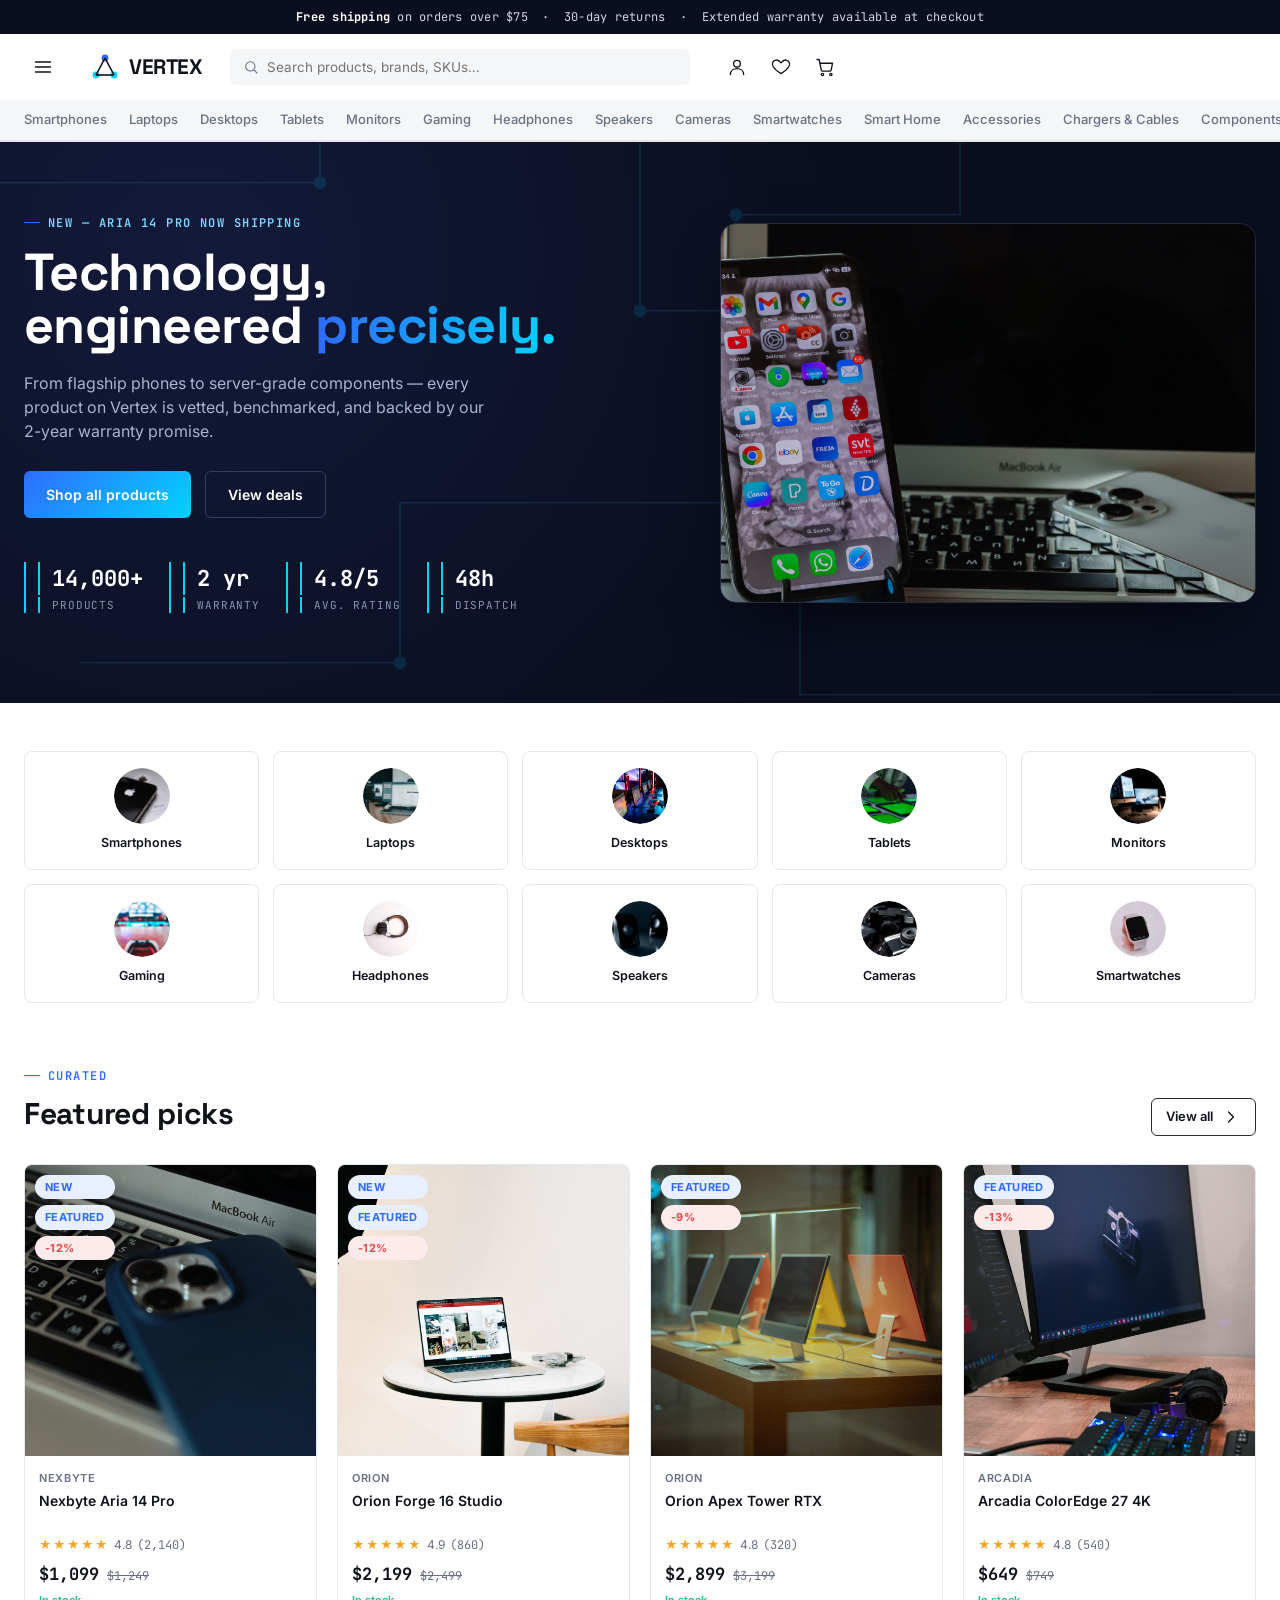
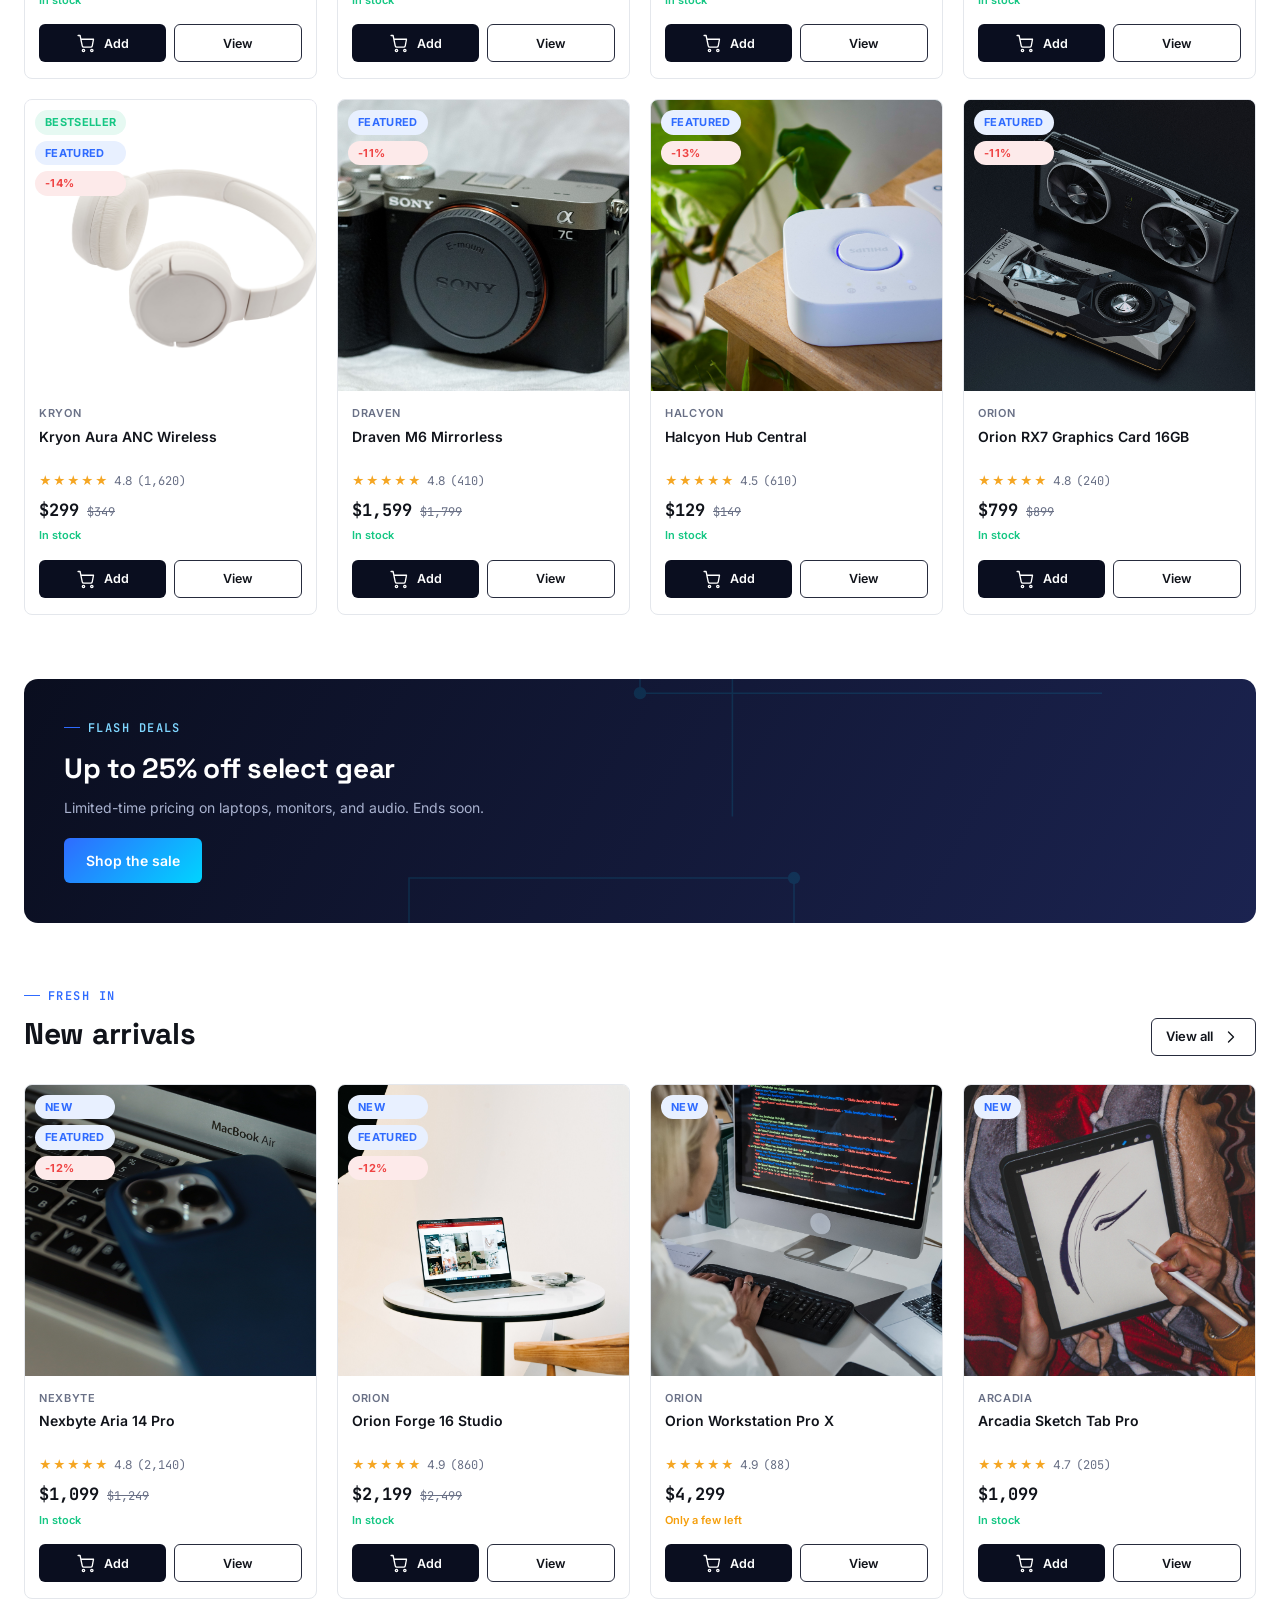
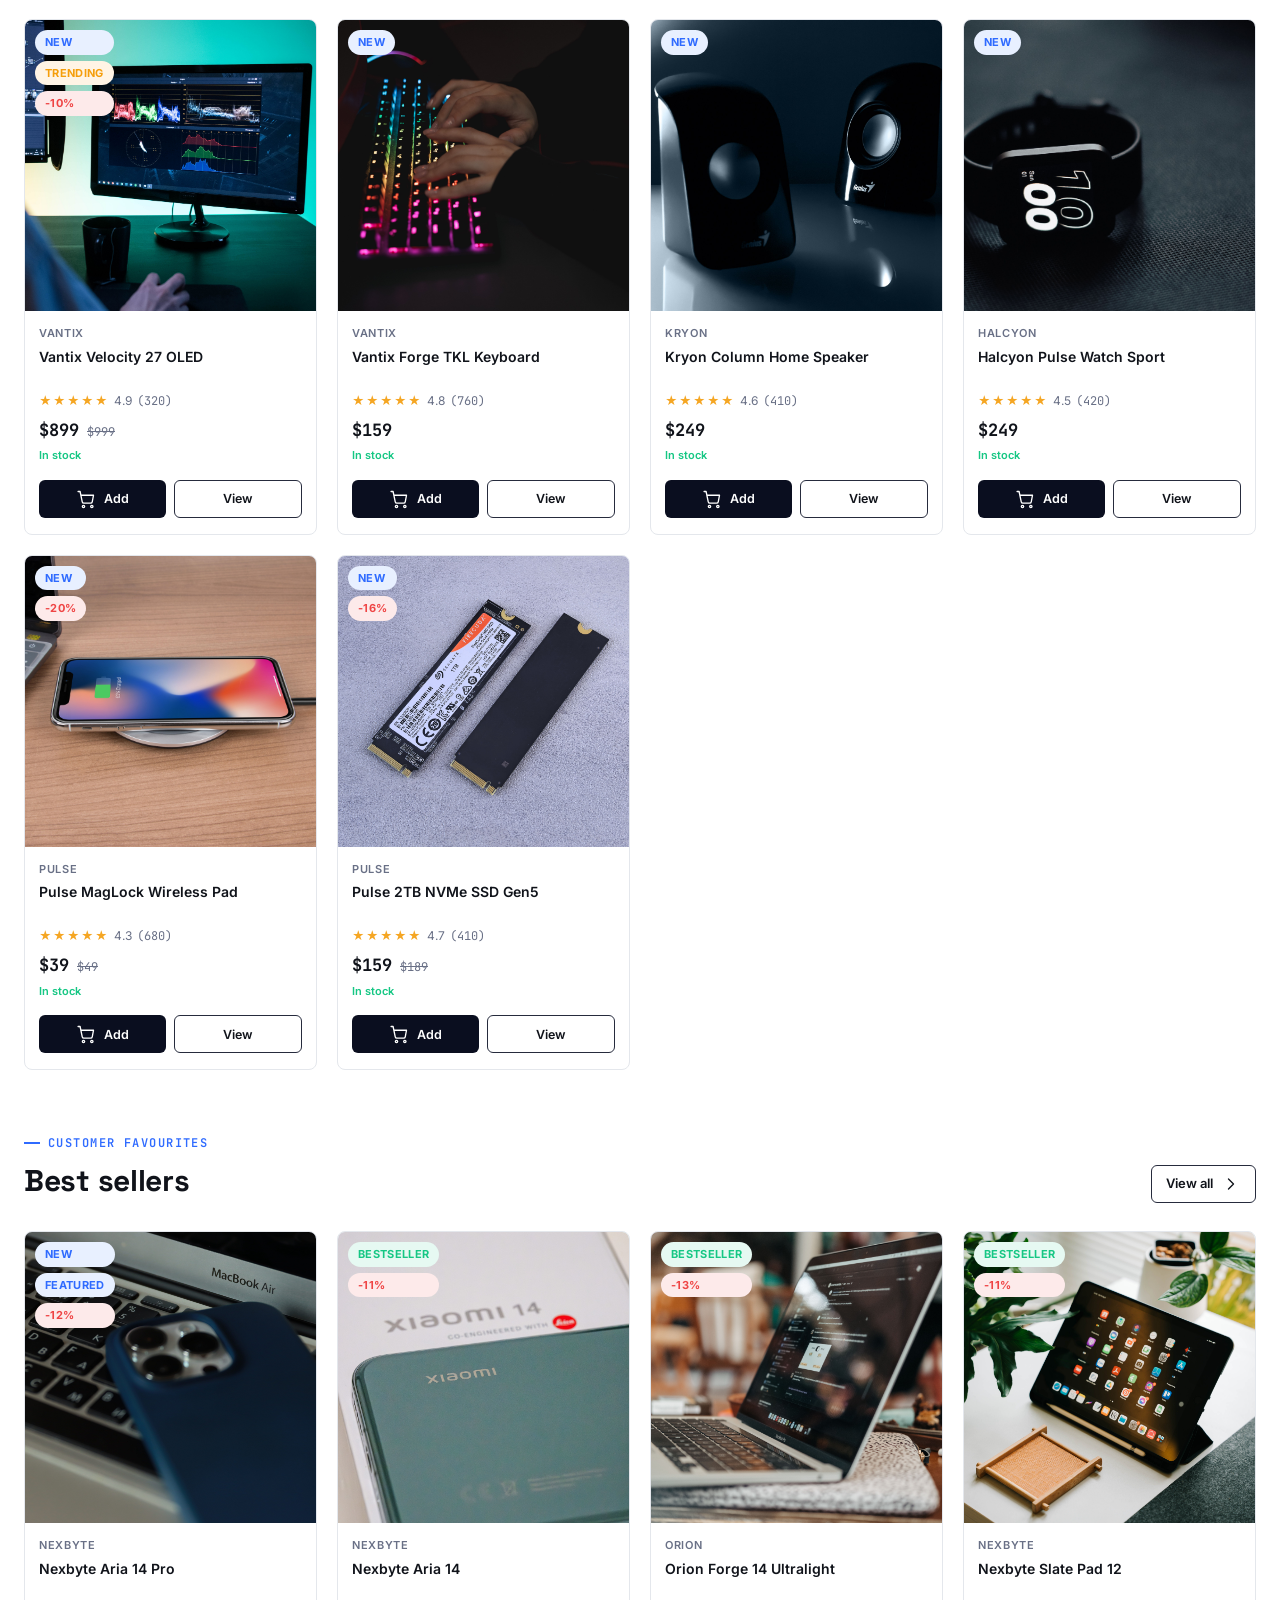
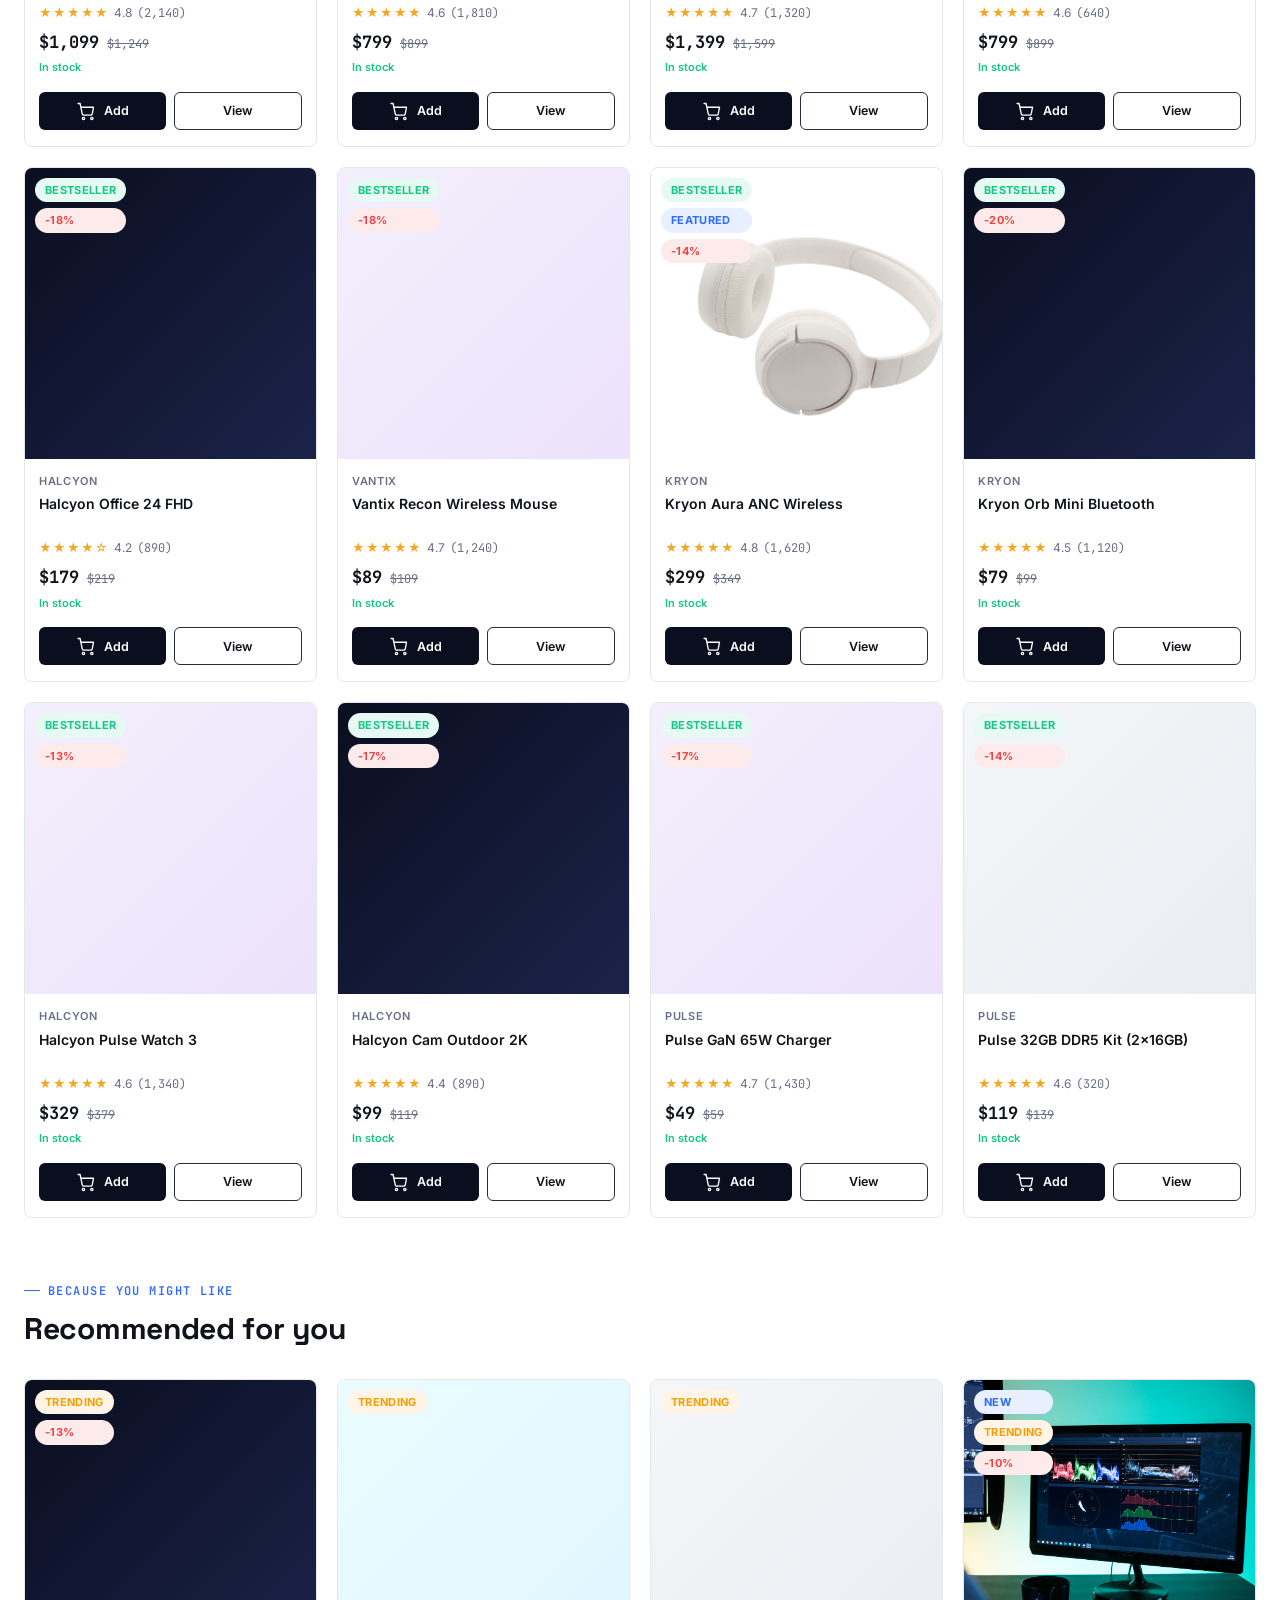
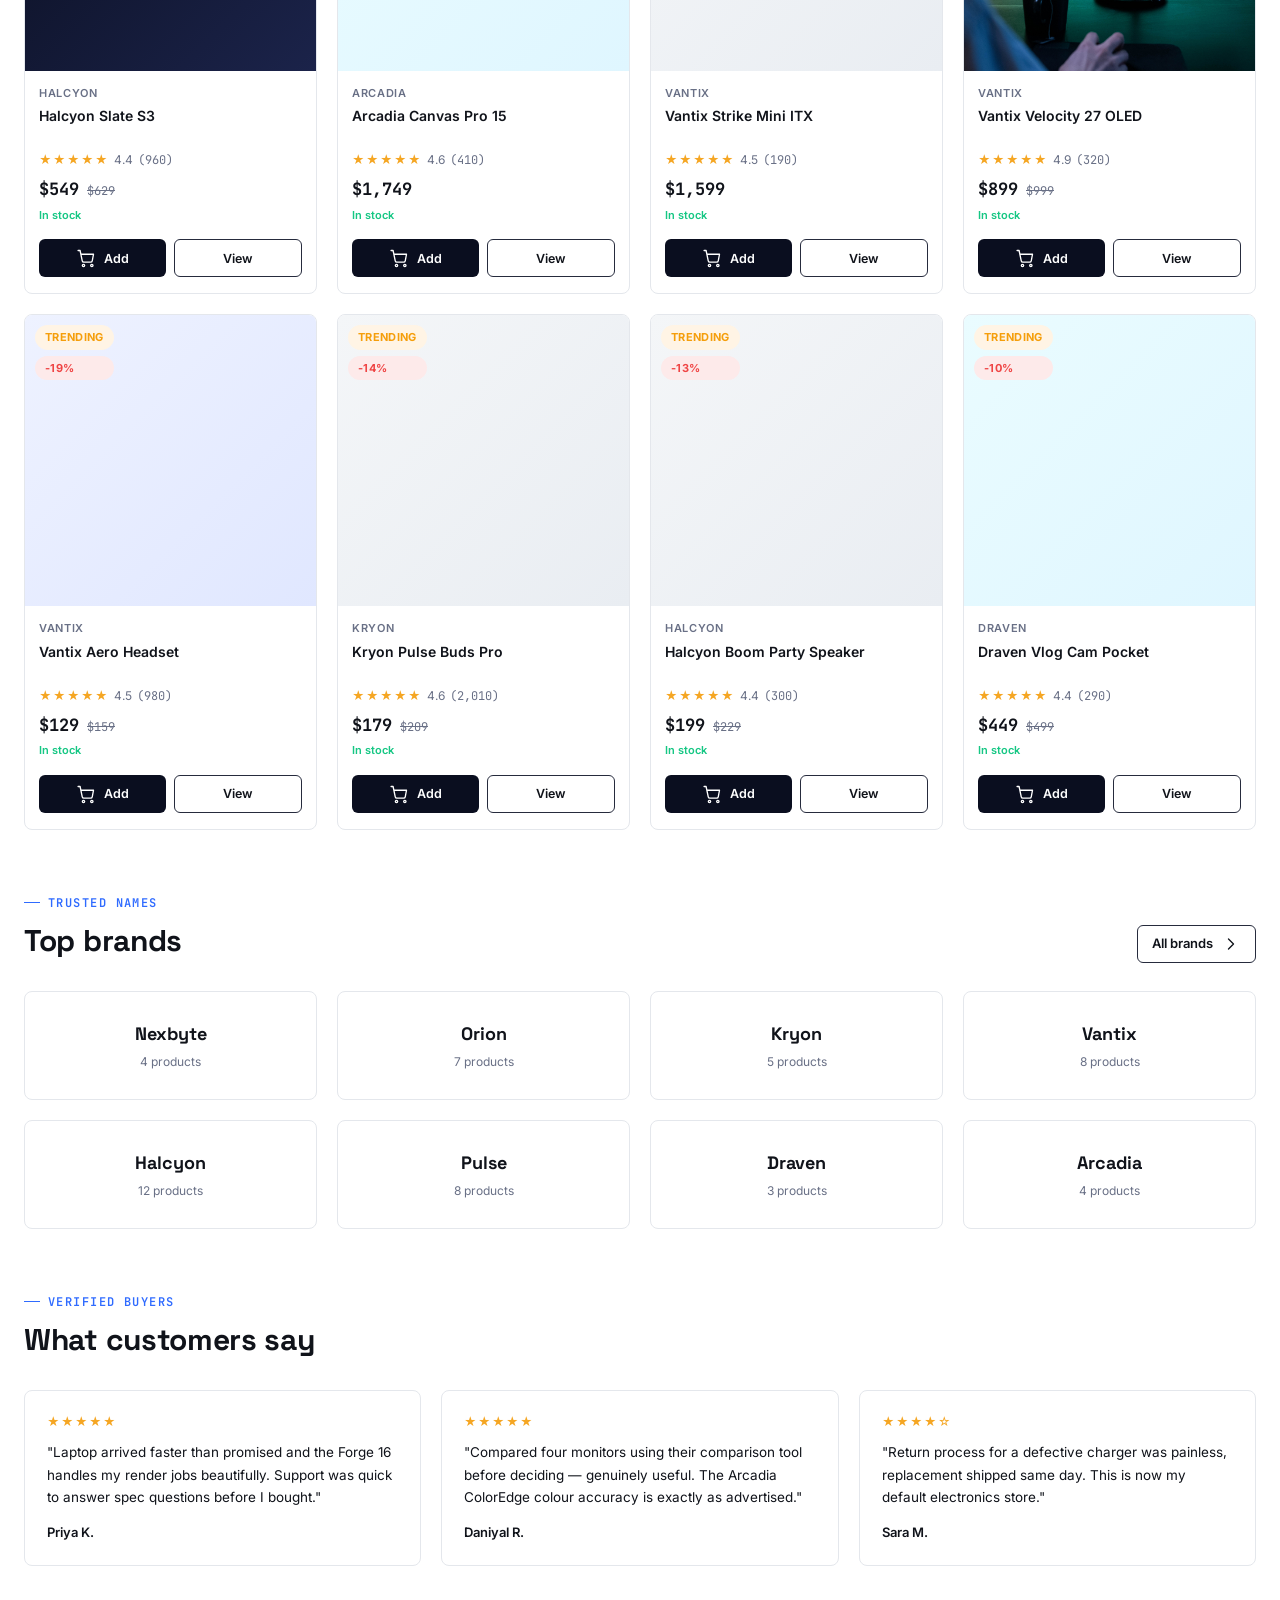
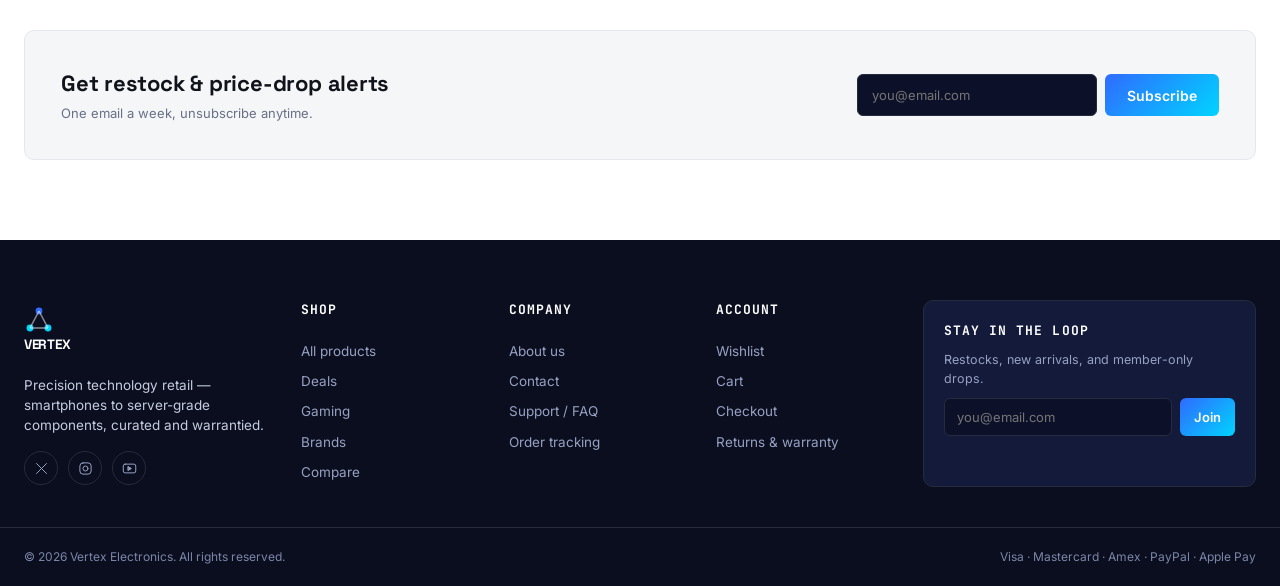
<file: index.html>
<!DOCTYPE html>
<html lang="en">
<head>
  <meta charset="UTF-8">
  <meta name="viewport" content="width=device-width, initial-scale=1.0">
  <title>Home — Vertex Electronics</title>
  <link rel="preconnect" href="https://fonts.googleapis.com">
  <link href="https://fonts.googleapis.com/css2?family=Space+Grotesk:wght@400;500;600;700&family=Inter:wght@400;500;600;700&family=JetBrains+Mono:wght@400;500;600;700&display=swap" rel="stylesheet">
  <link rel="stylesheet" href="assets/style.css">
</head>
<body>
  
  <div id="announce">
    <b>Free shipping</b> 
    on orders over $75 &nbsp;·&nbsp; 30-day returns &nbsp;·&nbsp; Extended warranty available at checkout
  </div>
  
  <div id="navbar">
    <div class="nav-inner">
      <button class="mobile-toggle nav-icon-btn" id="btn-mobile-menu" aria-label="Open menu">
        <svg class="icon" viewBox="0 0 24 24">
          <line x1="3" y1="6" x2="21" y2="6"/>
          <line x1="3" y1="12" x2="21" y2="12"/>
          <line x1="3" y1="18" x2="21" y2="18"/>
        </svg>
      </button>
      
      <a href="index.html" class="logo">
        <svg class="logo-mark" viewBox="0 0 30 30">
          <circle cx="15" cy="6" r="3.4" fill="#2f6bff"/>
          <circle cx="6" cy="23" r="3.4" fill="#00d4ff"/>
          <circle cx="24" cy="23" r="3.4" fill="#00d4ff"/>
          <line x1="15" y1="6" x2="6" y2="23" stroke="#0a0e1f" stroke-width="1.6"/>
          <line x1="15" y1="6" x2="24" y2="23" stroke="#0a0e1f" stroke-width="1.6"/>
          <line x1="6" y1="23" x2="24" y2="23" stroke="#0a0e1f" stroke-width="1.6"/>
        </svg>
        VERTEX
      </a>
      
      <div class="nav-links" id="nav-links">
        <a href="index.html">Home</a> 
        <a href="shop.html">Shop</a>
        <a href="category.html?id=laptops">Laptops</a>
        <a href="category.html?id=smartphones">Phones</a>
        <a href="gaming.html">Gaming</a>
        <a href="deals.html">Deals</a>
        <a href="brands.html">Brands</a>
        <a href="about.html">About</a>
      </div>
      
      <div class="search-box">
        <svg class="icon" style="width:16px;height:16px;color:var(--muted)" viewBox="0 0 24 24">
          <circle cx="11" cy="11" r="7"/>
          <line x1="21" y1="21" x2="16.65" y2="16.65"/>
        </svg>
        <input id="search-input" type="text" placeholder="Search products, brands, SKUs…" aria-label="Search">
      </div>
      
      <div class="nav-icons">
        <button class="nav-icon-btn" id="btn-search-mobile" aria-label="Search" style="display:none">
          <svg class="icon" viewBox="0 0 24 24">
            <circle cx="11" cy="11" r="7"/>
            <line x1="21" y1="21" x2="16.65" y2="16.65"/>
          </svg>
        </button>
        
        <a href="account.html" class="nav-icon-btn" aria-label="Account">
          <svg class="icon" viewBox="0 0 24 24"><circle cx="12" cy="8" r="4"/>
            <path d="M4 21c0-4.4 3.6-7 8-7s8 2.6 8 7"/>
          </svg>
        </a>
        
        <a href="wishlist.html" class="nav-icon-btn" aria-label="Wishlist">
          <svg class="icon" viewBox="0 0 24 24">
            <path d="M12 20s-7-4.3-9.5-8.6C.7 8 2 4.5 5.4 3.7 8 3.1 10 4.3 12 7c2-2.7 4-3.9 6.6-3.3C22 4.5 23.3 8 21.5 11.4 19 15.7 12 20 12 20z"/>
          </svg>
          <span class="count-dot" id="wishlist-count" style="display:none">0</span>
        </a>
        
        <a href="cart.html" class="nav-icon-btn" aria-label="Cart">
          <svg class="icon" viewBox="0 0 24 24">
            <circle cx="9" cy="21" r="1.4"/>
            <circle cx="19" cy="21" r="1.4"/>
            <path d="M2.5 3h2.4l2.6 12.4a2 2 0 0 0 2 1.6h8a2 2 0 0 0 2-1.6L21 7.5H6"/>
          </svg>
          <span class="count-dot" id="cart-count" style="display:none">0</span>
        </a>
      </div>
    </div>
    
    <div id="catbar">
      <div class="catbar-inner" id="catbar-inner"></div>
    </div>
  </div>
  
  <div class="overlay" id="overlay"></div>
  <div id="mobile-menu">
    <div style="display:flex;justify-content:space-between;align-items:center;margin-bottom:20px;">
      <span style="font-family:var(--font-display);font-weight:700;font-size:18px;">Menu</span>
      <button id="btn-close-mobile" style="width:30px;height:30px;background:var(--grey);border-radius:50%;">✕</button>
    </div>
    
    <div style="display:flex;flex-direction:column;gap:2px;font-size:15px;font-weight:500;" id="mobile-menu-links"></div>
  </div>
  
  <main id="app"></main>
  
  <div id="quickview">
    <div class="qv-box" id="qv-content" style="position:relative;"></div>
  </div>
  
  <div id="toast-wrap"></div>
  
  <footer>
    <div class="circuit-bg" id="footer-circuit"></div>
    <div class="foot-top">
      <div>
        <a href="index.html" class="logo" style="color:#fff;margin-bottom:14px;">
          <svg class="logo-mark" viewBox="0 0 30 30">
            <circle cx="15" cy="6" r="3.4" fill="#2f6bff"/>
            <circle cx="6" cy="23" r="3.4" fill="#00d4ff"/>
            <circle cx="24" cy="23" r="3.4" fill="#00d4ff"/>
            <line x1="15" y1="6" x2="6" y2="23" stroke="#fff" stroke-width="1.6" opacity=".5"/>
            <line x1="15" y1="6" x2="24" y2="23" stroke="#fff" stroke-width="1.6" opacity=".5"/>
            <line x1="6" y1="23" x2="24" y2="23" stroke="#fff" stroke-width="1.6" opacity=".5"/>
          </svg>
          VERTEX
        </a>
        
        <p style="font-size:13.5px; max-width:260px; margin-top:6px;">
          Precision technology retail — smartphones to server-grade components, curated and warrantied.
        </p>
        
        <div class="social-row">
          <a href="#" aria-label="X"><svg class="icon" style="width:15px;height:15px" viewBox="0 0 24 24"><path d="M4 4l16 16M20 4L4 20"/></svg></a>
          <a href="#" aria-label="Instagram"><svg class="icon" style="width:15px;height:15px" viewBox="0 0 24 24"><rect x="3" y="3" width="18" height="18" rx="5"/><circle cx="12" cy="12" r="4"/></svg></a>
          <a href="#" aria-label="YouTube"><svg class="icon" style="width:15px;height:15px" viewBox="0 0 24 24"><rect x="2" y="5" width="20" height="14" rx="3"/><path d="M10 9l5 3-5 3z" fill="currentColor"/></svg></a>
        </div>
      </div>

      <div>
        <h4>Shop</h4>
        <a href="shop.html">All products</a>
        <a href="deals.html">Deals</a>
        <a href="gaming.html">Gaming</a>
        <a href="brands.html">Brands</a>
        <a href="compare.html">Compare</a>
      </div>

      <div>
        <h4>Company</h4>
        <a href="about.html">About us</a>
        <a href="contact.html">Contact</a>
        <a href="faq.html">Support / FAQ</a>
        <a href="faq.html">Order tracking</a>
      </div>
      
      <div>
        <h4>Account</h4>
        <a href="wishlist.html">Wishlist</a>
        <a href="cart.html">Cart</a>
        <a href="checkout.html">Checkout</a>
        <a href="faq.html">Returns &amp; warranty</a>
      </div>
      
      <div class="newsletter-box">
        <h4 style="margin:0;">Stay in the loop</h4>
        <p style="font-size:12.5px;color:#98a1c2;">
          Restocks, new arrivals, and member-only drops.
        </p>
        
        <form id="newsletter-form" onsubmit="event.preventDefault();toast('Subscribed — welcome to Vertex.','mail');this.reset();">
          <input type="email" placeholder="you@email.com" required>
          <button class="btn btn-primary btn-sm" type="submit">Join</button>
        </form>
      </div>
    </div>
    <div class="foot-bottom">
      <span>© 2026 Vertex Electronics. All rights reserved.</span>
      <span>Visa · Mastercard · Amex · PayPal · Apple Pay</span>
    </div>
  </footer>
  
  <script src="assets/script.js"></script>
  <script>
  window.CURRENT_PAGE = 'home';
  window.renderCurrentPage = function(){
    return pageHome();
    };
  </script>
</body>
</html>
</file>
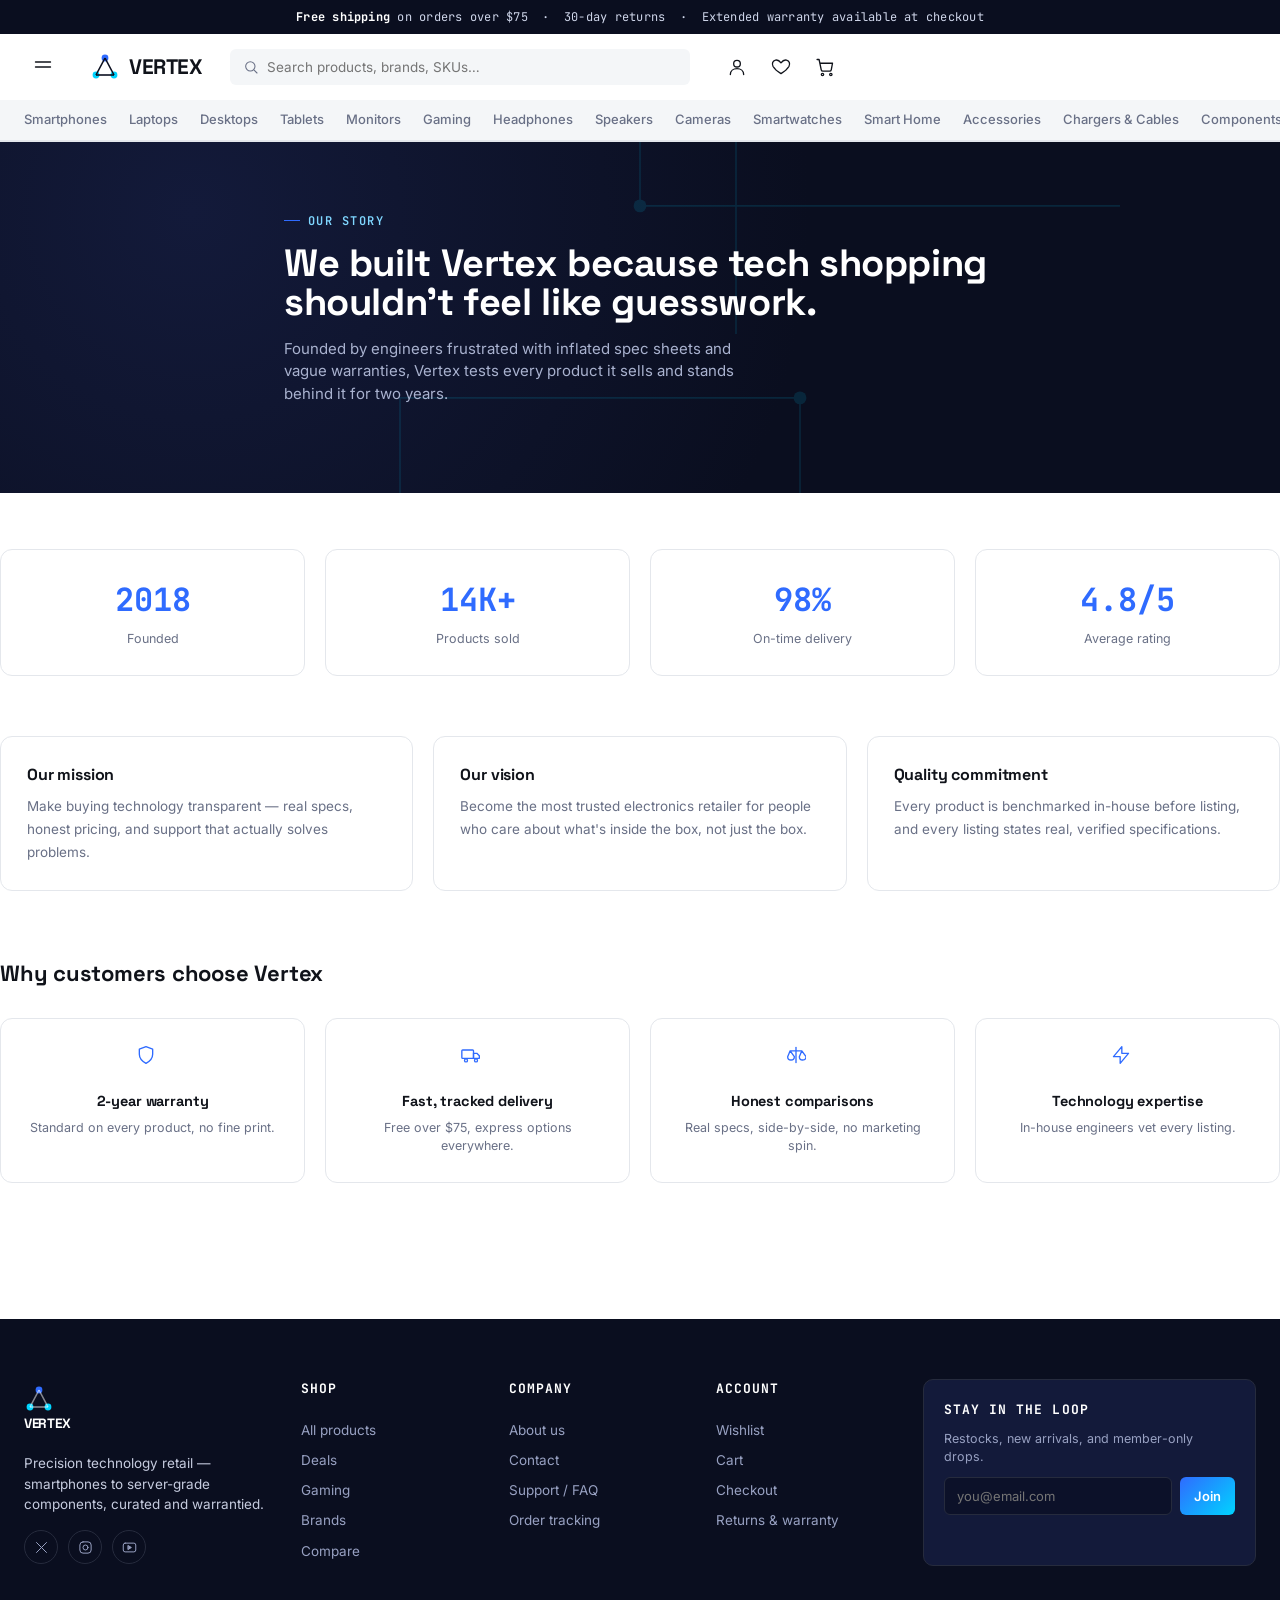
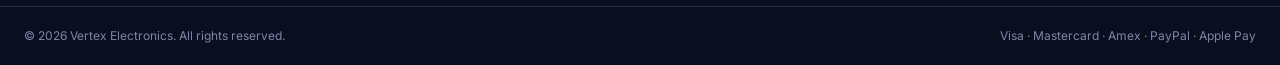
<file: about.html>
<!DOCTYPE html>
<html lang="en">
<head>
  <meta charset="UTF-8">
  <meta name="viewport" content="width=device-width, initial-scale=1.0">
  <title>About Us — Vertex Electronics</title>
  <link rel="preconnect" href="https://fonts.googleapis.com">
  <link href="https://fonts.googleapis.com/css2?family=Space+Grotesk:wght@400;500;600;700&family=Inter:wght@400;500;600;700&family=JetBrains+Mono:wght@400;500;600;700&display=swap" rel="stylesheet">
  <link rel="stylesheet" href="assets/style.css">
</head>
<body>
  <div id="announce">
    <b>Free shipping</b> on orders over $75 &nbsp;·&nbsp; 30-day returns &nbsp;·&nbsp; Extended warranty available at checkout
  </div>
  
  <div id="navbar">
    <div class="nav-inner">
      <button class="mobile-toggle nav-icon-btn" id="btn-mobile-menu" aria-label="Open menu">
        <svg class="icon" viewBox="0 0 24 24">
          <line x1="3" y1="6" x2="21" y2="6"/>
          <line x1="3" y1="12" x2="21" y2="12"/
          <line x1="3" y1="18" x2="21" y2="18"/>
        </svg>
      </button>
      <a href="index.html" class="logo">
        <svg class="logo-mark" viewBox="0 0 30 30">
          <circle cx="15" cy="6" r="3.4" fill="#2f6bff"/>
          <circle cx="6" cy="23" r="3.4" fill="#00d4ff"/>
          <circle cx="24" cy="23" r="3.4" fill="#00d4ff"/>
          <line x1="15" y1="6" x2="6" y2="23" stroke="#0a0e1f" stroke-width="1.6"/>
          <line x1="15" y1="6" x2="24" y2="23" stroke="#0a0e1f" stroke-width="1.6"/>
          <line x1="6" y1="23" x2="24" y2="23" stroke="#0a0e1f" stroke-width="1.6"/>
        </svg>
        VERTEX
      </a>
      
      <div class="nav-links" id="nav-links">
        <a href="index.html">Home</a>
        <a href="shop.html">Shop</a>
        <a href="category.html?id=laptops">Laptops</a>
        <a href="category.html?id=smartphones">Phones</a>
        <a href="gaming.html">Gaming</a>
        <a href="deals.html">Deals</a>
        <a href="brands.html">Brands</a>
        <a href="about.html">About</a>
      </div>
      
      <div class="search-box">
        <svg class="icon" style="width:16px;height:16px;color:var(--muted)" viewBox="0 0 24 24">
          <circle cx="11" cy="11" r="7"/>
          <line x1="21" y1="21" x2="16.65" y2="16.65"/>
        </svg>
        <input id="search-input" type="text" placeholder="Search products, brands, SKUs…" aria-label="Search">
      </div>
      
      <div class="nav-icons">
        <button class="nav-icon-btn" id="btn-search-mobile" aria-label="Search" style="display:none">
          <svg class="icon" viewBox="0 0 24 24">
            <circle cx="11" cy="11" r="7"/>
            <line x1="21" y1="21" x2="16.65" y2="16.65"/>
          </svg>
        </button>
        
        <a href="account.html" class="nav-icon-btn" aria-label="Account">
          <svg class="icon" viewBox="0 0 24 24">
            <circle cx="12" cy="8" r="4"/>
            <path d="M4 21c0-4.4 3.6-7 8-7s8 2.6 8 7"/>
          </svg>
        </a>
        
        <a href="wishlist.html" class="nav-icon-btn" aria-label="Wishlist">
          <svg class="icon" viewBox="0 0 24 24">
            <path d="M12 20s-7-4.3-9.5-8.6C.7 8 2 4.5 5.4 3.7 8 3.1 10 4.3 12 7c2-2.7 4-3.9 6.6-3.3C22 4.5 23.3 8 21.5 11.4 19 15.7 12 20 12 20z"/>
          </svg>
          <span class="count-dot" id="wishlist-count" style="display:none">0</span>
        </a>
        
        <a href="cart.html" class="nav-icon-btn" aria-label="Cart">
          <svg class="icon" viewBox="0 0 24 24">
            <circle cx="9" cy="21" r="1.4"/>
            <circle cx="19" cy="21" r="1.4"/>
            <path d="M2.5 3h2.4l2.6 12.4a2 2 0 0 0 2 1.6h8a2 2 0 0 0 2-1.6L21 7.5H6"/>
          </svg>
          <span class="count-dot" id="cart-count" style="display:none">0</span>
        </a>
      </div>
    </div>
    
    <div id="catbar">
      <div class="catbar-inner" id="catbar-inner"></div>
    </div>
  </div>
  
  <div class="overlay" id="overlay"></div>
    <div id="mobile-menu">
      <div style="display:flex;justify-content:space-between;align-items:center;margin-bottom:20px;">
        <span style="font-family:var(--font-display);font-weight:700;font-size:18px;">Menu</span>
        <button id="btn-close-mobile" style="width:30px;height:30px;background:var(--grey);border-radius:50%;">✕</button>
      </div>
      <div style="display:flex;flex-direction:column;gap:2px;font-size:15px;font-weight:500;" id="mobile-menu-links"></div>
    </div>
    
    <main id="app"></main>
    
    <div id="quickview">
      <div class="qv-box" id="qv-content" style="position:relative;"></div>
    </div>
    
    <div id="toast-wrap"></div>
    
    <footer>
      <div class="circuit-bg" id="footer-circuit"></div>
      <div class="foot-top">
        <div>
          <a href="index.html" class="logo" style="color:#fff;margin-bottom:14px;">
            <svg class="logo-mark" viewBox="0 0 30 30">
              <circle cx="15" cy="6" r="3.4" fill="#2f6bff"/>
              <circle cx="6" cy="23" r="3.4" fill="#00d4ff"/>
              <circle cx="24" cy="23" r="3.4" fill="#00d4ff"/>
              <line x1="15" y1="6" x2="6" y2="23" stroke="#fff" stroke-width="1.6" opacity=".5"/>
              <line x1="15" y1="6" x2="24" y2="23" stroke="#fff" stroke-width="1.6" opacity=".5"/>
              <line x1="6" y1="23" x2="24" y2="23" stroke="#fff" stroke-width="1.6" opacity=".5"/>
            </svg>
            VERTEX
          </a>
          <p style="font-size:13.5px; max-width:260px; margin-top:6px;">
            Precision technology retail — smartphones to server-grade components, curated and warrantied.
          </p>
          
          <div class="social-row">
            <a href="#" aria-label="X">
              <svg class="icon" style="width:15px;height:15px" viewBox="0 0 24 24">
                <path d="M4 4l16 16M20 4L4 20"/>
              </svg>
            </a>
            
            <a href="#" aria-label="Instagram">
              <svg class="icon" style="width:15px;height:15px" viewBox="0 0 24 24">
                <rect x="3" y="3" width="18" height="18" rx="5"/>
                <circle cx="12" cy="12" r="4"/>
              </svg>
            </a>
            
            <a href="#" aria-label="YouTube">
              <svg class="icon" style="width:15px;height:15px" viewBox="0 0 24 24">
                <rect x="2" y="5" width="20" height="14" rx="3"/>
                <path d="M10 9l5 3-5 3z" fill="currentColor"/>
              </svg>
            </a>
          </div>
        </div>
        
        <div>
          <h4>Shop</h4>
          <a href="shop.html">All products</a>
          <a href="deals.html">Deals</a>
          <a href="gaming.html">Gaming</a>
          <a href="brands.html">Brands</a>
          <a href="compare.html">Compare</a>
        </div>

      <div>
        <h4>Company</h4>
        <a href="about.html">About us</a>
        <a href="contact.html">Contact</a>
        <a href="faq.html">Support / FAQ</a>
        <a href="faq.html">Order tracking</a>
      </div>
      
      <div>
        <h4>Account</h4>
        <a href="wishlist.html">Wishlist</a>
        <a href="cart.html">Cart</a>
        <a href="checkout.html">Checkout</a>
        <a href="faq.html">Returns &amp; warranty</a>
      </div>
      
      <div class="newsletter-box">
        <h4 style="margin:0;">Stay in the loop</h4>
         <p style="font-size:12.5px;color:#98a1c2;">
          Restocks, new arrivals, and member-only drops.
        </p>
        <form id="newsletter-form" onsubmit="event.preventDefault();toast('Subscribed — welcome to Vertex.','mail');this.reset();">
          <input type="email" placeholder="you@email.com" required>
          <button class="btn btn-primary btn-sm" type="submit">Join</button>
        </form>
      </div>
    </div>
    
    <div class="foot-bottom">
      <span>© 2026 Vertex Electronics. All rights reserved.</span>
      <span>Visa · Mastercard · Amex · PayPal · Apple Pay</span>
    </div>
  </footer>
  
  <script src="assets/script.js"></script>
  <script>
   window.CURRENT_PAGE = 'about';
   window.renderCurrentPage = function(){
    return pageAbout();
    };
  </script>
</body>
</html>
</file>
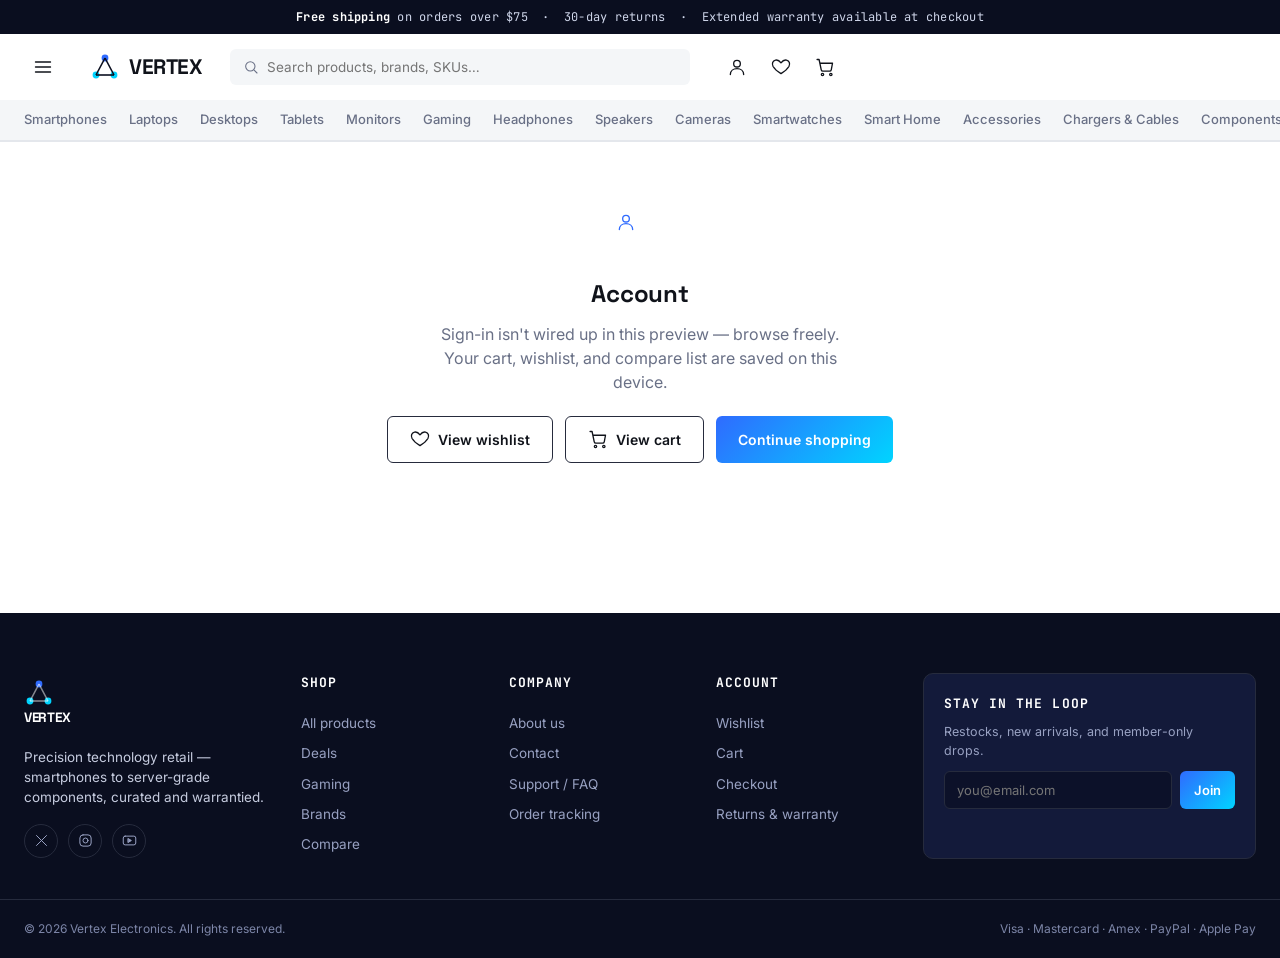
<file: account.html>
<!DOCTYPE html>
<html lang="en">
<head>
  <meta charset="UTF-8">
  <meta name="viewport" content="width=device-width, initial-scale=1.0">
  <title>My Account — Vertex Electronics</title>
  <link rel="preconnect" href="https://fonts.googleapis.com">
  <link href="https://fonts.googleapis.com/css2?family=Space+Grotesk:wght@400;500;600;700&family=Inter:wght@400;500;600;700&family=JetBrains+Mono:wght@400;500;600;700&display=swap" rel="stylesheet">
  <link rel="stylesheet" href="assets/style.css">
</head>
<body>
  <div id="announce">
    <b>Free shipping</b> 
    on orders over $75 &nbsp;·&nbsp; 30-day returns &nbsp;·&nbsp; Extended warranty available at checkout
  </div>
  
  <div id="navbar">
    <div class="nav-inner">
      <button class="mobile-toggle nav-icon-btn" id="btn-mobile-menu" aria-label="Open menu">
        <svg class="icon" viewBox="0 0 24 24">
          <line x1="3" y1="6" x2="21" y2="6"/>
          <line x1="3" y1="12" x2="21" y2="12"/>
          <line x1="3" y1="18" x2="21" y2="18"/>
        </svg>
      </button>
      
      <a href="index.html" class="logo">
        <svg class="logo-mark" viewBox="0 0 30 30">
          <circle cx="15" cy="6" r="3.4" fill="#2f6bff"/>
          <circle cx="6" cy="23" r="3.4" fill="#00d4ff"/>
          <circle cx="24" cy="23" r="3.4" fill="#00d4ff"/>
          <line x1="15" y1="6" x2="6" y2="23" stroke="#0a0e1f" stroke-width="1.6"/>
          <line x1="15" y1="6" x2="24" y2="23" stroke="#0a0e1f" stroke-width="1.6"/>
          <line x1="6" y1="23" x2="24" y2="23" stroke="#0a0e1f" stroke-width="1.6"/>
        </svg>
        VERTEX
      </a>
      
      <div class="nav-links" id="nav-links">
        <a href="index.html">Home</a>
        <a href="shop.html">Shop</a>
        <a href="category.html?id=laptops">Laptops</a>
        <a href="category.html?id=smartphones">Phones</a>
        <a href="gaming.html">Gaming</a>
        <a href="deals.html">Deals</a>
        <a href="brands.html">Brands</a>
        <a href="about.html">About</a>
      </div>
      <div class="search-box">
        <svg class="icon" style="width:16px;height:16px;color:var(--muted)" viewBox="0 0 24 24">
          <circle cx="11" cy="11" r="7"/>
          <line x1="21" y1="21" x2="16.65" y2="16.65"/>
        </svg>
        <input id="search-input" type="text" placeholder="Search products, brands, SKUs…" aria-label="Search">
      </div>
      
      <div class="nav-icons">
        <button class="nav-icon-btn" id="btn-search-mobile" aria-label="Search" style="display:none">
          <svg class="icon" viewBox="0 0 24 24">
            <circle cx="11" cy="11" r="7"/>
            <line x1="21" y1="21" x2="16.65" y2="16.65"/>
          </svg>
        </button>
        
        <a href="account.html" class="nav-icon-btn" aria-label="Account">
          <svg class="icon" viewBox="0 0 24 24">
            <circle cx="12" cy="8" r="4"/>
            <path d="M4 21c0-4.4 3.6-7 8-7s8 2.6 8 7"/>
          </svg>
        </a>
        
        <a href="wishlist.html" class="nav-icon-btn" aria-label="Wishlist">
          <svg class="icon" viewBox="0 0 24 24">
            <path d="M12 20s-7-4.3-9.5-8.6C.7 8 2 4.5 5.4 3.7 8 3.1 10 4.3 12 7c2-2.7 4-3.9 6.6-3.3C22 4.5 23.3 8 21.5 11.4 19 15.7 12 20 12 20z"/>
          </svg>
          <span class="count-dot" id="wishlist-count" style="display:none">0</span>
        </a>
        
        <a href="cart.html" class="nav-icon-btn" aria-label="Cart">
          <svg class="icon" viewBox="0 0 24 24">
            <circle cx="9" cy="21" r="1.4"/>
            <circle cx="19" cy="21" r="1.4"/>
            <path d="M2.5 3h2.4l2.6 12.4a2 2 0 0 0 2 1.6h8a2 2 0 0 0 2-1.6L21 7.5H6"/>
          </svg>
          <span class="count-dot" id="cart-count" style="display:none">0</span>
        </a>
      </div>
    </div>
    
    <div id="catbar">
      <div class="catbar-inner" id="catbar-inner"></div>
    </div>
  </div>
  
  <div class="overlay" id="overlay"></div>
  <div id="mobile-menu">
    <div style="display:flex;justify-content:space-between;align-items:center;margin-bottom:20px;">
      <span style="font-family:var(--font-display);font-weight:700;font-size:18px;">Menu</span>
      <button id="btn-close-mobile" style="width:30px;height:30px;background:var(--grey);border-radius:50%;">✕</button>
    </div>
    <div style="display:flex;flex-direction:column;gap:2px;font-size:15px;font-weight:500;" id="mobile-menu-links"></div>
  </div>
  
  <main id="app"></main>
  
  <div id="quickview">
    <div class="qv-box" id="qv-content" style="position:relative;"></div>
  </div>
  
  <div id="toast-wrap"></div>
  
  <footer>
    <div class="circuit-bg" id="footer-circuit"></div>
    <div class="foot-top">
      <div>
        <a href="index.html" class="logo" style="color:#fff;margin-bottom:14px;">
          <svg class="logo-mark" viewBox="0 0 30 30">
            <circle cx="15" cy="6" r="3.4" fill="#2f6bff"/>
            <circle cx="6" cy="23" r="3.4" fill="#00d4ff"/>
            <circle cx="24" cy="23" r="3.4" fill="#00d4ff"/>
            <line x1="15" y1="6" x2="6" y2="23" stroke="#fff" stroke-width="1.6" opacity=".5"/>
            <line x1="15" y1="6" x2="24" y2="23" stroke="#fff" stroke-width="1.6" opacity=".5"/>
            <line x1="6" y1="23" x2="24" y2="23" stroke="#fff" stroke-width="1.6" opacity=".5"/>
          </svg>
          VERTEX
        </a>
        <p style="font-size:13.5px; max-width:260px; margin-top:6px;">
          Precision technology retail — smartphones to server-grade components, curated and warrantied.
        </p>
        
        <div class="social-row">
          <a href="#" aria-label="X">
            <svg class="icon" style="width:15px;height:15px" viewBox="0 0 24 24">
              <path d="M4 4l16 16M20 4L4 20"/>
            </svg>
          </a>
          
          <a href="#" aria-label="Instagram">
            <svg class="icon" style="width:15px;height:15px" viewBox="0 0 24 24">
              <rect x="3" y="3" width="18" height="18" rx="5"/>
              <circle cx="12" cy="12" r="4"/>
            </svg>
          </a>
          
          <a href="#" aria-label="YouTube">
            <svg class="icon" style="width:15px;height:15px" viewBox="0 0 24 24">
              <rect x="2" y="5" width="20" height="14" rx="3"/>
              <path d="M10 9l5 3-5 3z" fill="currentColor"/>
            </svg>
          </a>
        </div>
      </div>
      
      <div>
        <h4>Shop</h4>
        <a href="shop.html">All products</a>
        <a href="deals.html">Deals</a>
        <a href="gaming.html">Gaming</a>
        <a href="brands.html">Brands</a>
        <a href="compare.html">Compare</a>
      </div>
      
      <div>
        <h4>Company</h4>
        <a href="about.html">About us</a>
        <a href="contact.html">Contact</a>
        <a href="faq.html">Support / FAQ</a>
        <a href="faq.html">Order tracking</a>
      </div>
      
      <div>
        <h4>Account</h4>
        <a href="wishlist.html">Wishlist</a>
        <a href="cart.html">Cart</a>
        <a href="checkout.html">Checkout</a>
        <a href="faq.html">Returns &amp; warranty</a>
      </div>
      
      <div class="newsletter-box">
        <h4 style="margin:0;">Stay in the loop</h4>
        <p style="font-size:12.5px;color:#98a1c2;">
          Restocks, new arrivals, and member-only drops.
        </p>
        <form id="newsletter-form" onsubmit="event.preventDefault();toast('Subscribed — welcome to Vertex.','mail');this.reset();">
          <input type="email" placeholder="you@email.com" required>
          <button class="btn btn-primary btn-sm" type="submit">Join</button>
        </form>
      </div>
    </div>
    
    <div class="foot-bottom">
      <span>© 2026 Vertex Electronics. All rights reserved.</span>
      <span>Visa · Mastercard · Amex · PayPal · Apple Pay</span>
    </div>
  </footer>
  <script src="assets/script.js"></script>
  <script>
   window.CURRENT_PAGE = 'account';
   window.renderCurrentPage = function(){
    return pageAccount();
    };
  </script>
</body>
</html>
</file>
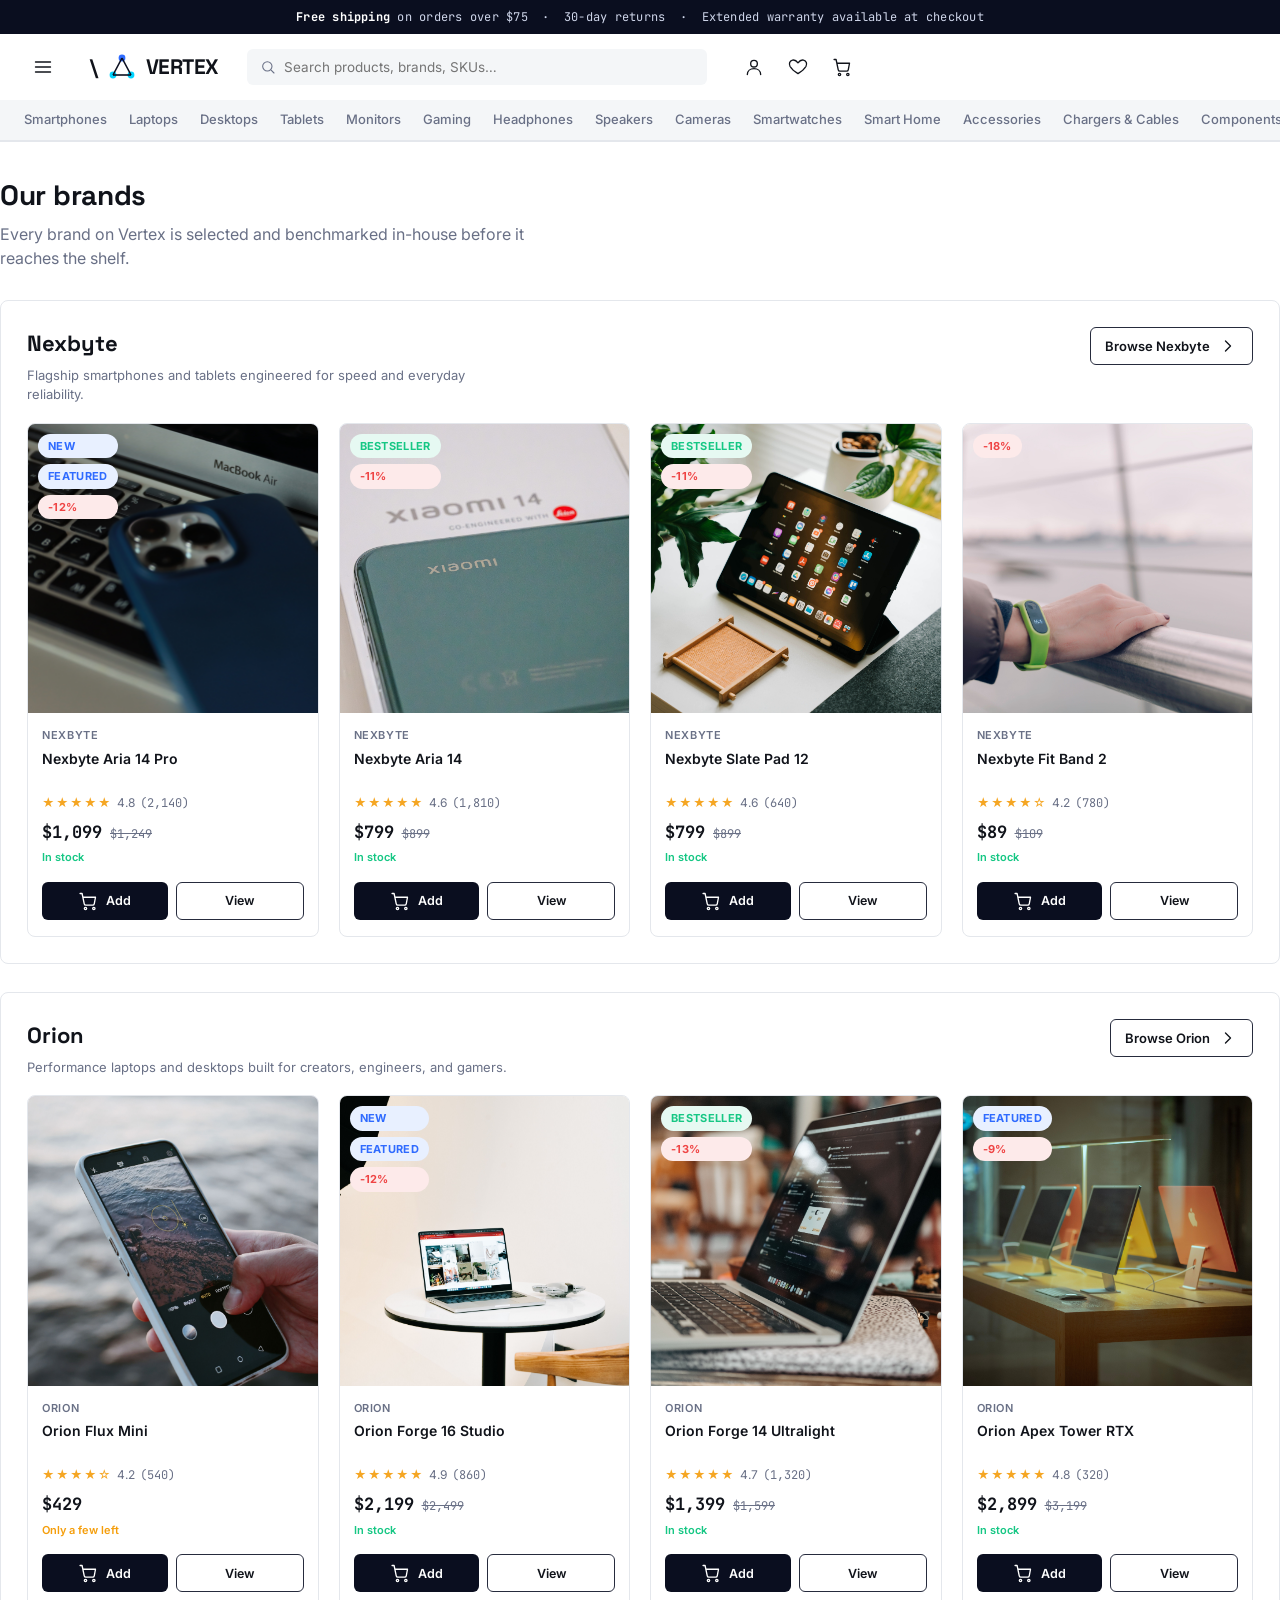
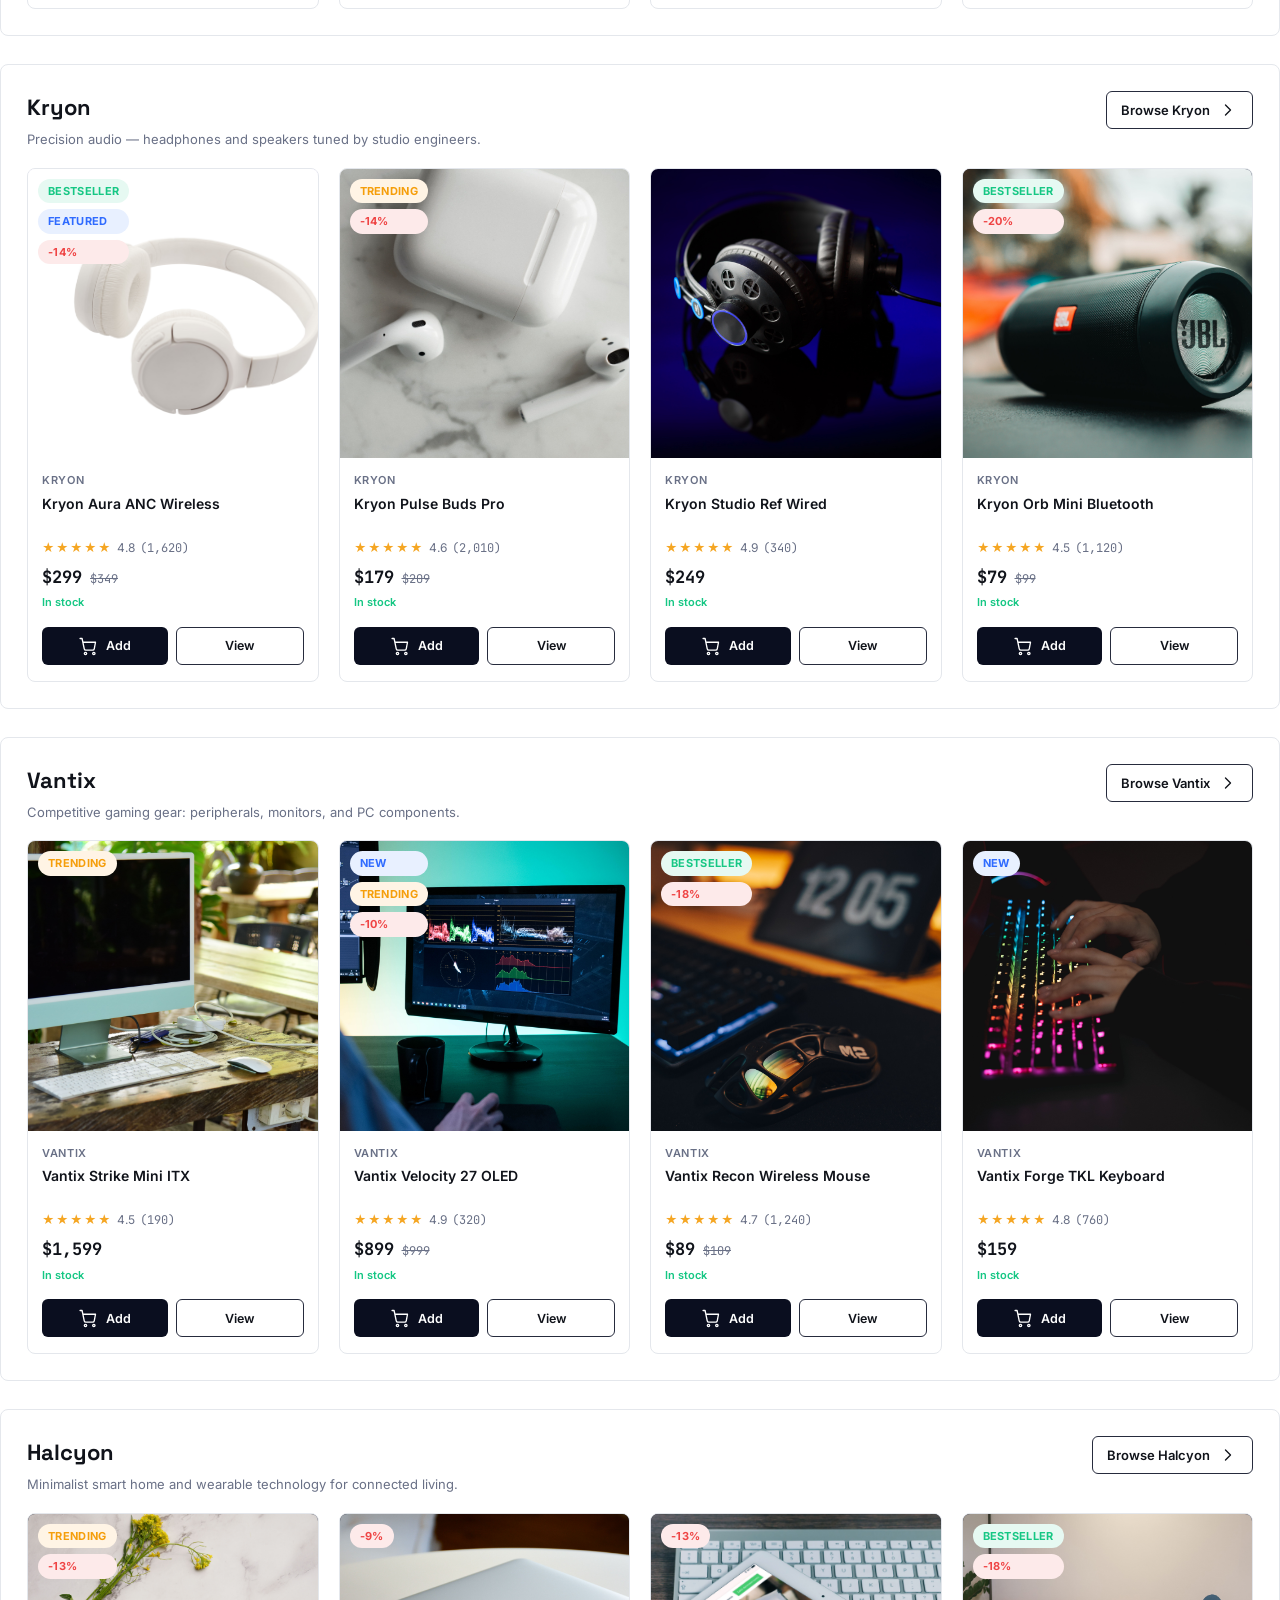
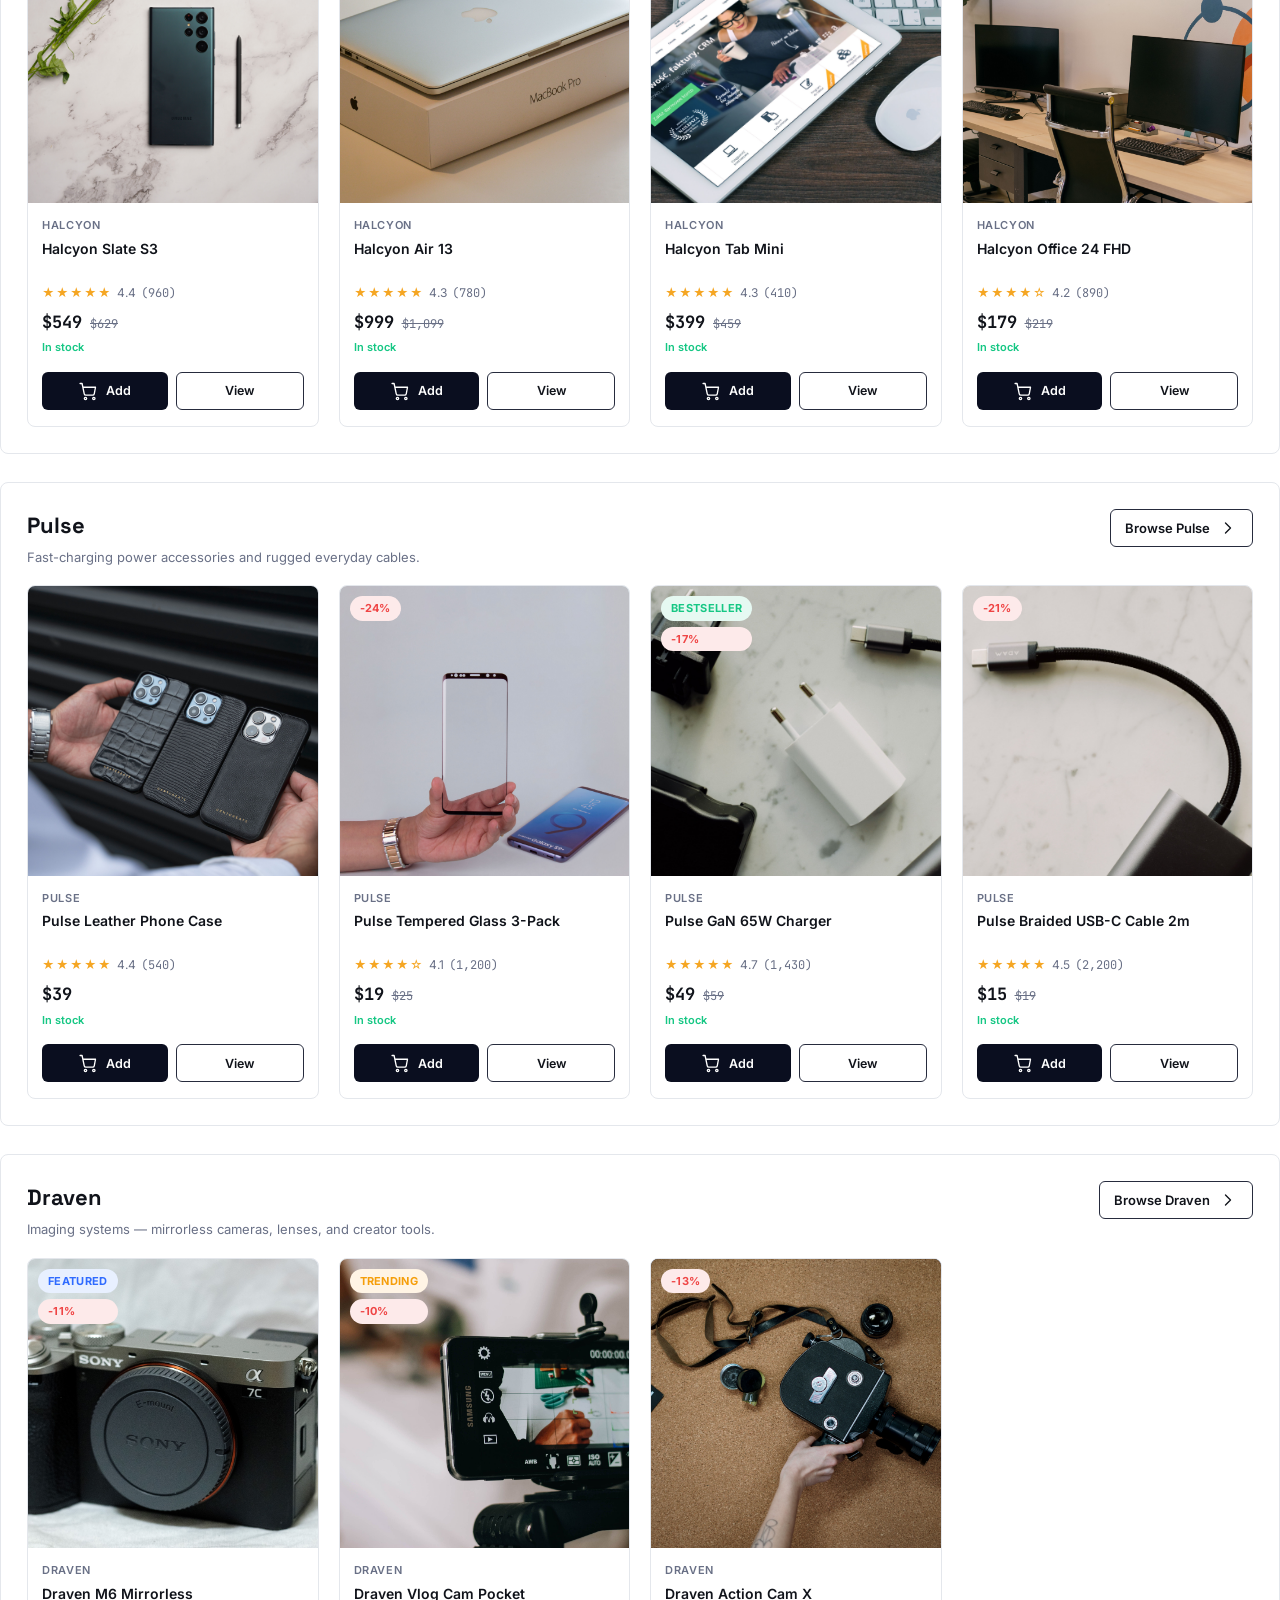
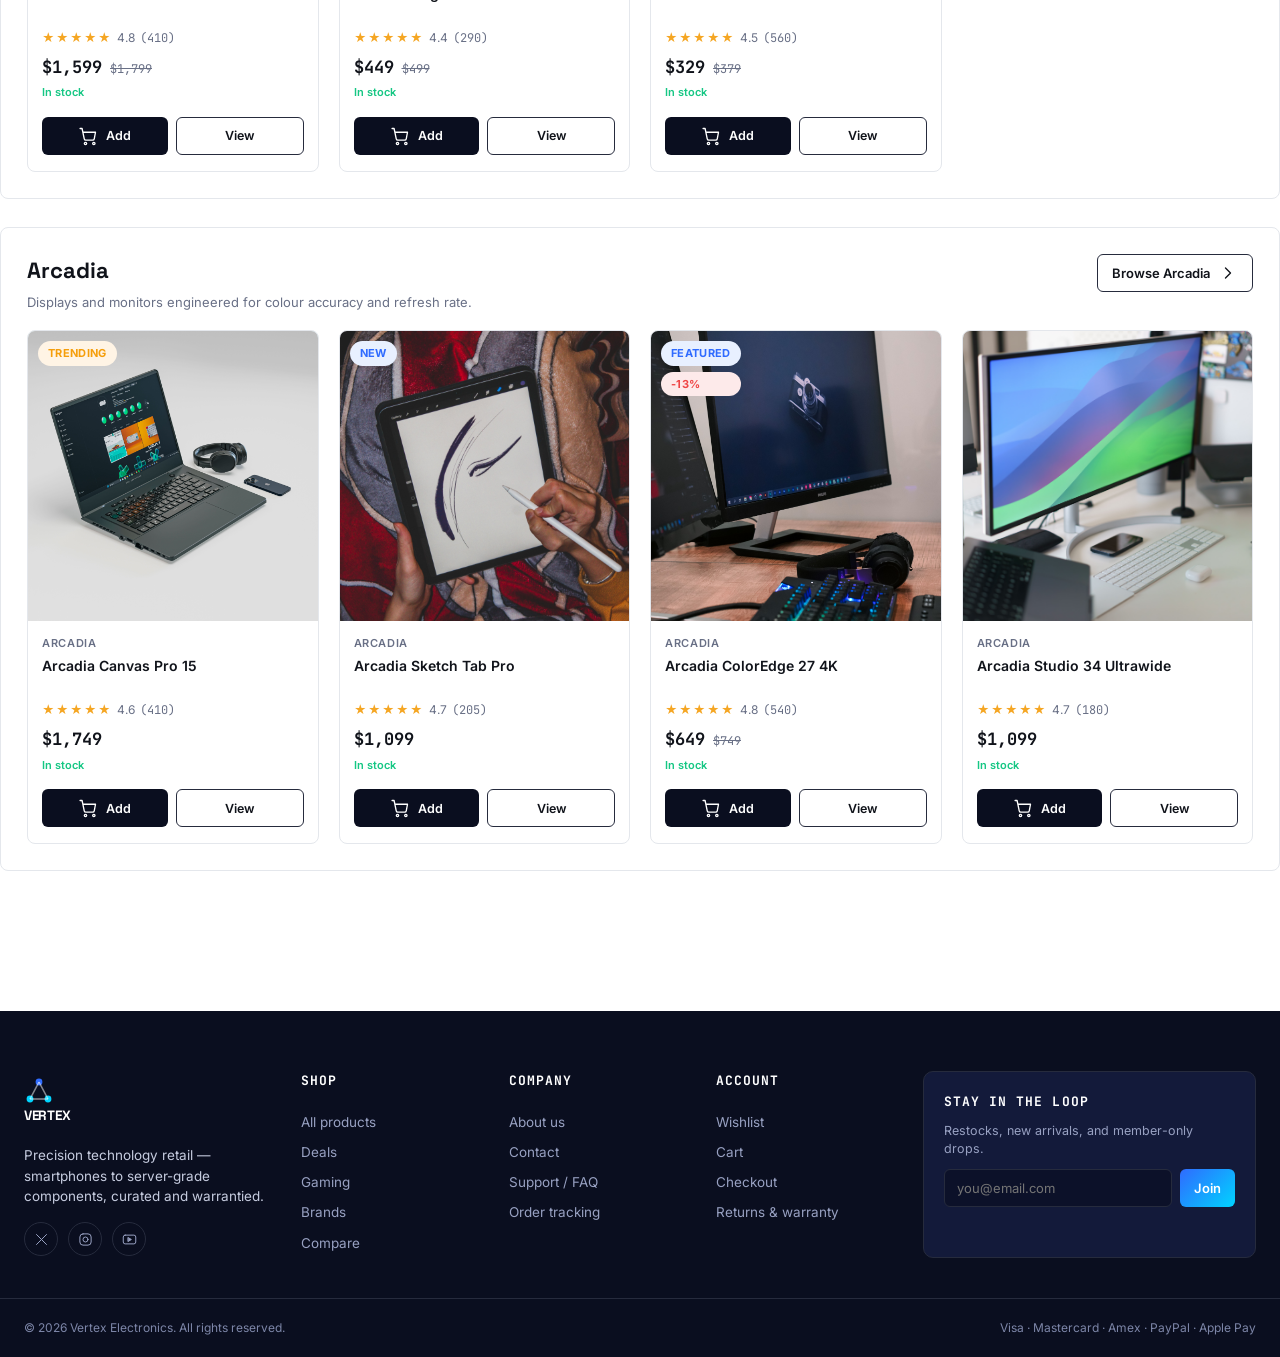
<file: brands.html>
<!DOCTYPE html>
<html lang="en">
<head>
  <meta charset="UTF-8">
  <meta name="viewport" content="width=device-width, initial-scale=1.0">
  <title>Brands — Vertex Electronics</title>
  <link rel="preconnect" href="https://fonts.googleapis.com">
  <link href="https://fonts.googleapis.com/css2?family=Space+Grotesk:wght@400;500;600;700&family=Inter:wght@400;500;600;700&family=JetBrains+Mono:wght@400;500;600;700&display=swap" rel="stylesheet">
  <link rel="stylesheet" href="assets/style.css">
</head>
<body>
  <div id="announce">
    <b>Free shipping</b> on orders over $75 &nbsp;·&nbsp; 30-day returns &nbsp;·&nbsp; Extended warranty available at checkout
  </div>
  
  <div id="navbar">
    <div class="nav-inner">
      <button class="mobile-toggle nav-icon-btn" id="btn-mobile-menu" aria-label="Open menu">
        <svg class="icon" viewBox="0 0 24 24">
          <line x1="3" y1="6" x2="21" y2="6"/>
          <line x1="3" y1="12" x2="21" y2="12"/>
          <line x1="3" y1="18" x2="21" y2="18"/>
        </svg>
      </button>
      
      <a href="index.html" class="logo">\
        <svg class="logo-mark" viewBox="0 0 30 30">
          <circle cx="15" cy="6" r="3.4" fill="#2f6bff"/>
          <circle cx="6" cy="23" r="3.4" fill="#00d4ff"/>
          <circle cx="24" cy="23" r="3.4" fill="#00d4ff"/>
          <line x1="15" y1="6" x2="6" y2="23" stroke="#0a0e1f" stroke-width="1.6"/>
          <line x1="15" y1="6" x2="24" y2="23" stroke="#0a0e1f" stroke-width="1.6"/>
          <line x1="6" y1="23" x2="24" y2="23" stroke="#0a0e1f" stroke-width="1.6"/>
        </svg>
        VERTEX
      </a>
      
      <div class="nav-links" id="nav-links">
        <a href="index.html">Home</a>
        <a href="shop.html">Shop</a>
        <a href="category.html?id=laptops">Laptops</a>
        <a href="category.html?id=smartphones">Phones</a>
        <a href="gaming.html">Gaming</a>
        <a href="deals.html">Deals</a>
        <a href="brands.html">Brands</a>
        <a href="about.html">About</a>
      </div>
      
      <div class="search-box">
        <svg class="icon" style="width:16px;height:16px;color:var(--muted)" viewBox="0 0 24 24">
          <circle cx="11" cy="11" r="7"/>
          <line x1="21" y1="21" x2="16.65" y2="16.65"/>
        </svg>
        <input id="search-input" type="text" placeholder="Search products, brands, SKUs…" aria-label="Search">
      </div>
      
      <div class="nav-icons">
        <button class="nav-icon-btn" id="btn-search-mobile" aria-label="Search" style="display:none">
          <svg class="icon" viewBox="0 0 24 24">
            <circle cx="11" cy="11" r="7"/>
            <line x1="21" y1="21" x2="16.65" y2="16.65"/>
          </svg>
        </button>
        
        <a href="account.html" class="nav-icon-btn" aria-label="Account">
          <svg class="icon" viewBox="0 0 24 24">
            <circle cx="12" cy="8" r="4"/>
            <path d="M4 21c0-4.4 3.6-7 8-7s8 2.6 8 7"/>
          </svg>
        </a>
        
        <a href="wishlist.html" class="nav-icon-btn" aria-label="Wishlist">
          <svg class="icon" viewBox="0 0 24 24">
            <path d="M12 20s-7-4.3-9.5-8.6C.7 8 2 4.5 5.4 3.7 8 3.1 10 4.3 12 7c2-2.7 4-3.9 6.6-3.3C22 4.5 23.3 8 21.5 11.4 19 15.7 12 20 12 20z"/>
          </svg>
          <span class="count-dot" id="wishlist-count" style="display:none">0</span>
        </a>
        
        <a href="cart.html" class="nav-icon-btn" aria-label="Cart">
          <svg class="icon" viewBox="0 0 24 24">
            <circle cx="9" cy="21" r="1.4"/>
            <circle cx="19" cy="21" r="1.4"/>
            <path d="M2.5 3h2.4l2.6 12.4a2 2 0 0 0 2 1.6h8a2 2 0 0 0 2-1.6L21 7.5H6"/>
          </svg>
          <span class="count-dot" id="cart-count" style="display:none">0</span>
        </a>
      </div>
    </div>
    
    <div id="catbar">
      <div class="catbar-inner" id="catbar-inner"></div>
    </div>
  </div>
  
  <div class="overlay" id="overlay"></div>
  <div id="mobile-menu">
    <div style="display:flex;justify-content:space-between;align-items:center;margin-bottom:20px;">
      <span style="font-family:var(--font-display);font-weight:700;font-size:18px;">Menu</span>
      <button id="btn-close-mobile" style="width:30px;height:30px;background:var(--grey);border-radius:50%;">✕</button>
    </div>
    <div style="display:flex;flex-direction:column;gap:2px;font-size:15px;font-weight:500;" id="mobile-menu-links"></div>
  </div>
  
  <main id="app"></main>
  
  <div id="quickview">
    <div class="qv-box" id="qv-content" style="position:relative;"></div>
  </div>
  
  <div id="toast-wrap"></div>
  
  <footer>
    <div class="circuit-bg" id="footer-circuit"></div>
    <div class="foot-top">
      <div>
        <a href="index.html" class="logo" style="color:#fff;margin-bottom:14px;">
          <svg class="logo-mark" viewBox="0 0 30 30">
            <circle cx="15" cy="6" r="3.4" fill="#2f6bff"/>
            <circle cx="6" cy="23" r="3.4" fill="#00d4ff"/>
            <circle cx="24" cy="23" r="3.4" fill="#00d4ff"/>
            <line x1="15" y1="6" x2="6" y2="23" stroke="#fff" stroke-width="1.6" opacity=".5"/>
            <line x1="15" y1="6" x2="24" y2="23" stroke="#fff" stroke-width="1.6" opacity=".5"/>
            <line x1="6" y1="23" x2="24" y2="23" stroke="#fff" stroke-width="1.6" opacity=".5"/>
          </svg>
          VERTEX
        </a>
        <p style="font-size:13.5px; max-width:260px; margin-top:6px;">
          Precision technology retail — smartphones to server-grade components, curated and warrantied.
        </p>
        
        <div class="social-row">        
          <a href="#" aria-label="X">
            <svg class="icon" style="width:15px;height:15px" viewBox="0 0 24 24">
              <path d="M4 4l16 16M20 4L4 20"/>
            </svg>
          </a>
          
          <a href="#" aria-label="Instagram">
            <svg class="icon" style="width:15px;height:15px" viewBox="0 0 24 24">
              <rect x="3" y="3" width="18" height="18" rx="5"/>
              <circle cx="12" cy="12" r="4"/>
            </svg>
          </a>
          
          <a href="#" aria-label="YouTube">
            <svg class="icon" style="width:15px;height:15px" viewBox="0 0 24 24">
              <rect x="2" y="5" width="20" height="14" rx="3"/>
              <path d="M10 9l5 3-5 3z" fill="currentColor"/>
            </svg>
          </a>
        </div>
      </div>
      
      <div>
        <h4>Shop</h4>
        <a href="shop.html">All products</a>
        <a href="deals.html">Deals</a>
        <a href="gaming.html">Gaming</a>
        <a href="brands.html">Brands</a>
        <a href="compare.html">Compare</a>
      </div>
      <div>
        
        <h4>Company</h4>
        <a href="about.html">About us</a>
        <a href="contact.html">Contact</a>
        <a href="faq.html">Support / FAQ</a>
        <a href="faq.html">Order tracking</a>
      </div>
      
      <div>
        <h4>Account</h4>
        <a href="wishlist.html">Wishlist</a>
        <a href="cart.html">Cart</a>
        <a href="checkout.html">Checkout</a>
        <a href="faq.html">Returns &amp; warranty</a>
      </div>
      
      <div class="newsletter-box">
        <h4 style="margin:0;">Stay in the loop</h4>
        <p style="font-size:12.5px;color:#98a1c2;">
          Restocks, new arrivals, and member-only drops.
        </p>
        <form id="newsletter-form" onsubmit="event.preventDefault();toast('Subscribed — welcome to Vertex.','mail');this.reset();">
          <input type="email" placeholder="you@email.com" required>
          <button class="btn btn-primary btn-sm" type="submit">Join</button>
        </form>
      </div>
    </div>
    <div class="foot-bottom">
      <span>© 2026 Vertex Electronics. All rights reserved.</span>
      <span>Visa · Mastercard · Amex · PayPal · Apple Pay</span>
    </div>
  </footer>
  
  <script src="assets/script.js"></script>
  <script>
   window.CURRENT_PAGE = 'brands';
   window.renderCurrentPage = function(){
    return pageBrands();
    };
  </script>
</body>
</html>
</file>
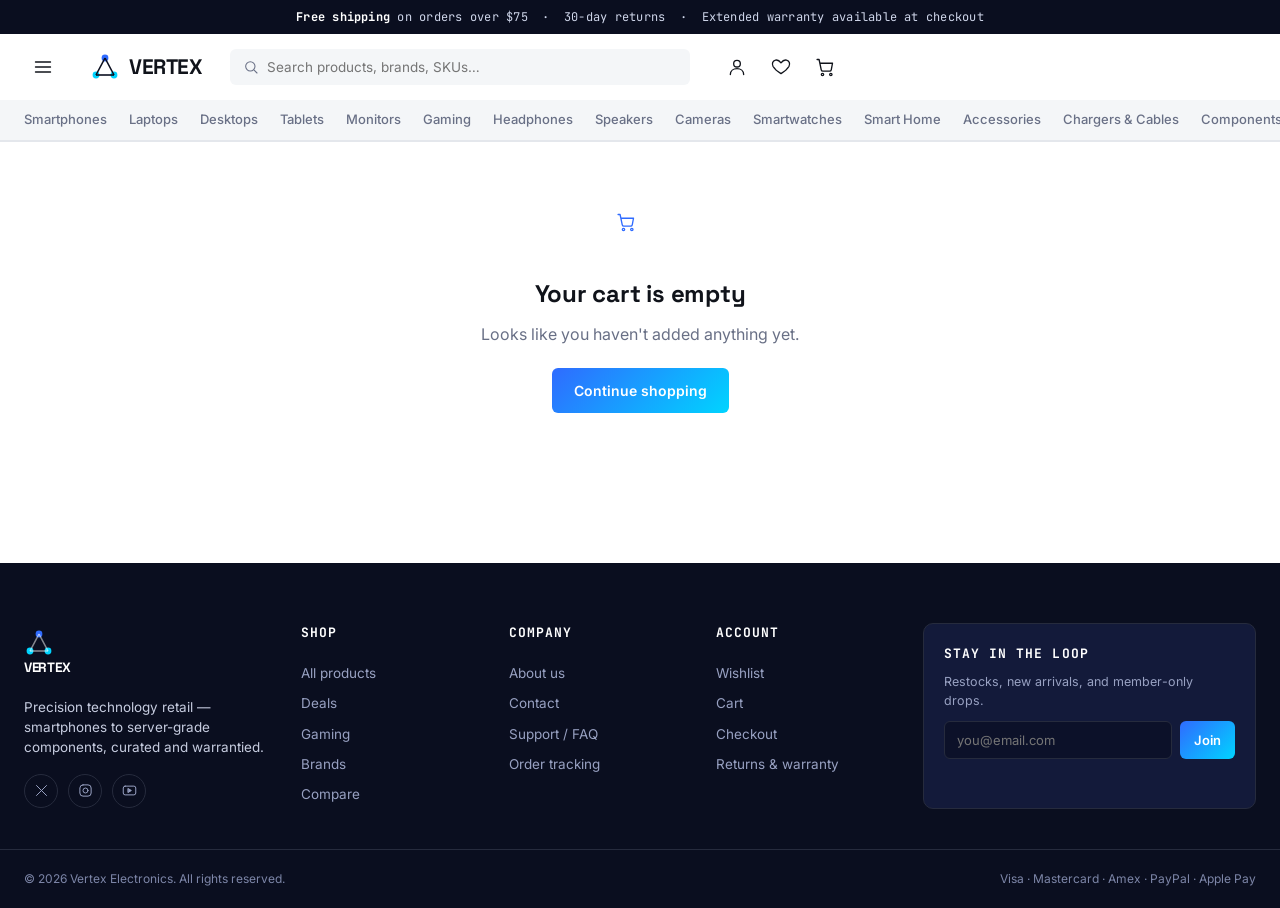
<file: cart.html>
<!DOCTYPE html>
<html lang="en">
<head>
  <meta charset="UTF-8">
  <meta name="viewport" content="width=device-width, initial-scale=1.0">
  <title>Shopping Cart — Vertex Electronics</title>
  <link rel="preconnect" href="https://fonts.googleapis.com">
  <link href="https://fonts.googleapis.com/css2?family=Space+Grotesk:wght@400;500;600;700&family=Inter:wght@400;500;600;700&family=JetBrains+Mono:wght@400;500;600;700&display=swap" rel="stylesheet">
  <link rel="stylesheet" href="assets/style.css">
</head>
<body>
  <div id="announce">
    <b>Free shipping</b> 
    on orders over $75 &nbsp;·&nbsp; 30-day returns &nbsp;·&nbsp; Extended warranty available at checkout
  </div>
  
  <div id="navbar">
    <div class="nav-inner">
      <button class="mobile-toggle nav-icon-btn" id="btn-mobile-menu" aria-label="Open menu">
        <svg class="icon" viewBox="0 0 24 24">
          <line x1="3" y1="6" x2="21" y2="6"/>
          <line x1="3" y1="12" x2="21" y2="12"/>
          <line x1="3" y1="18" x2="21" y2="18"/>
        </svg>
      </button>
      
      <a href="index.html" class="logo">
        <svg class="logo-mark" viewBox="0 0 30 30">
          <circle cx="15" cy="6" r="3.4" fill="#2f6bff"/>
          <circle cx="6" cy="23" r="3.4" fill="#00d4ff"/>
          <circle cx="24" cy="23" r="3.4" fill="#00d4ff"/>
          <line x1="15" y1="6" x2="6" y2="23" stroke="#0a0e1f" stroke-width="1.6"/>
          <line x1="15" y1="6" x2="24" y2="23" stroke="#0a0e1f" stroke-width="1.6"/>
          <line x1="6" y1="23" x2="24" y2="23" stroke="#0a0e1f" stroke-width="1.6"/>
        </svg>
        VERTEX
      </a>
      
      <div class="nav-links" id="nav-links">
        <a href="index.html">Home</a>
        <a href="shop.html">Shop</a>
        <a href="category.html?id=laptops">Laptops</a>
        <a href="category.html?id=smartphones">Phones</a>
        <a href="gaming.html">Gaming</a>
        <a href="deals.html">Deals</a>
        <a href="brands.html">Brands</a>
        <a href="about.html">About</a>
      </div>
      
      <div class="search-box">
        <svg class="icon" style="width:16px;height:16px;color:var(--muted)" viewBox="0 0 24 24">
          <circle cx="11" cy="11" r="7"/>
          <line x1="21" y1="21" x2="16.65" y2="16.65"/>
        </svg>
        <input id="search-input" type="text" placeholder="Search products, brands, SKUs…" aria-label="Search">
      </div>
      
      <div class="nav-icons">
        <button class="nav-icon-btn" id="btn-search-mobile" aria-label="Search" style="display:none">
          <svg class="icon" viewBox="0 0 24 24">
            <circle cx="11" cy="11" r="7"/>
            <line x1="21" y1="21" x2="16.65" y2="16.65"/>
          </svg>
        </button>
        
        <a href="account.html" class="nav-icon-btn" aria-label="Account">
          <svg class="icon" viewBox="0 0 24 24">
            <circle cx="12" cy="8" r="4"/>
            <path d="M4 21c0-4.4 3.6-7 8-7s8 2.6 8 7"/>
          </svg>
        </a>
        
        <a href="wishlist.html" class="nav-icon-btn" aria-label="Wishlist">
          <svg class="icon" viewBox="0 0 24 24">
            <path d="M12 20s-7-4.3-9.5-8.6C.7 8 2 4.5 5.4 3.7 8 3.1 10 4.3 12 7c2-2.7 4-3.9 6.6-3.3C22 4.5 23.3 8 21.5 11.4 19 15.7 12 20 12 20z"/>
          </svg>
          <span class="count-dot" id="wishlist-count" style="display:none">0</span>
        </a>
        
        <a href="cart.html" class="nav-icon-btn" aria-label="Cart">
          <svg class="icon" viewBox="0 0 24 24">
            <circle cx="9" cy="21" r="1.4"/>
            <circle cx="19" cy="21" r="1.4"/>
            <path d="M2.5 3h2.4l2.6 12.4a2 2 0 0 0 2 1.6h8a2 2 0 0 0 2-1.6L21 7.5H6"/>
          </svg>
          <span class="count-dot" id="cart-count" style="display:none">0</span>
        </a>
      </div>
    </div>

    <div id="catbar">
      <div class="catbar-inner" id="catbar-inner"></div>
    </div>
  </div>
  
  <div class="overlay" id="overlay"></div>
  <div id="mobile-menu">
    <div style="display:flex;justify-content:space-between;align-items:center;margin-bottom:20px;">
      <span style="font-family:var(--font-display);font-weight:700;font-size:18px;">Menu</span>
      <button id="btn-close-mobile" style="width:30px;height:30px;background:var(--grey);border-radius:50%;">✕</button>
    </div>
    
    <div style="display:flex;flex-direction:column;gap:2px;font-size:15px;font-weight:500;" id="mobile-menu-links"></div>
  </div>
  
  <main id="app"></main>
  
  <div id="quickview">
    <div class="qv-box" id="qv-content" style="position:relative;"></div>
  </div>
  
  <div id="toast-wrap"></div>
  
  <footer>
    <div class="circuit-bg" id="footer-circuit"></div>
    <div class="foot-top">
      <div>
        <a href="index.html" class="logo" style="color:#fff;margin-bottom:14px;">
          <svg class="logo-mark" viewBox="0 0 30 30">
            <circle cx="15" cy="6" r="3.4" fill="#2f6bff"/>
            <circle cx="6" cy="23" r="3.4" fill="#00d4ff"/>
            <circle cx="24" cy="23" r="3.4" fill="#00d4ff"/>
            <line x1="15" y1="6" x2="6" y2="23" stroke="#fff" stroke-width="1.6" opacity=".5"/>
            <line x1="15" y1="6" x2="24" y2="23" stroke="#fff" stroke-width="1.6" opacity=".5"/>
            <line x1="6" y1="23" x2="24" y2="23" stroke="#fff" stroke-width="1.6" opacity=".5"/>
          </svg>
          VERTEX
        </a>
        <p style="font-size:13.5px; max-width:260px; margin-top:6px;">
          Precision technology retail — smartphones to server-grade components, curated and warrantied.
        </p>
        
        <div class="social-row">
          <a href="#" aria-label="X">
            <svg class="icon" style="width:15px;height:15px" viewBox="0 0 24 24">
              <path d="M4 4l16 16M20 4L4 20"/>
            </svg>
          </a>
          
          <a href="#" aria-label="Instagram">
            <svg class="icon" style="width:15px;height:15px" viewBox="0 0 24 24">
              <rect x="3" y="3" width="18" height="18" rx="5"/>
              <circle cx="12" cy="12" r="4"/>
            </svg>
          </a>
          
          <a href="#" aria-label="YouTube">
            <svg class="icon" style="width:15px;height:15px" viewBox="0 0 24 24">
              <rect x="2" y="5" width="20" height="14" rx="3"/>
              <path d="M10 9l5 3-5 3z" fill="currentColor"/>
            </svg>
          </a>
        </div>
      </div>
      
      <div>
        <h4>Shop</h4>
        <a href="shop.html">All products</a>
        <a href="deals.html">Deals</a>
        <a href="gaming.html">Gaming</a>
        <a href="brands.html">Brands</a>
        <a href="compare.html">Compare</a>
      </div>
      
      <div>
        <h4>Company</h4>
        <a href="about.html">About us</a>
        <a href="contact.html">Contact</a>
        <a href="faq.html">Support / FAQ</a>
        <a href="faq.html">Order tracking</a>
      </div>
      
      <div>
        <h4>Account</h4>
        <a href="wishlist.html">Wishlist</a>
        <a href="cart.html">Cart</a>
        <a href="checkout.html">Checkout</a>
        <a href="faq.html">Returns &amp; warranty</a>
      </div>
      
      <div class="newsletter-box">
        <h4 style="margin:0;">Stay in the loop</h4>
        <p style="font-size:12.5px;color:#98a1c2;">
          Restocks, new arrivals, and member-only drops.
        </p>
        <form id="newsletter-form" onsubmit="event.preventDefault();toast('Subscribed — welcome to Vertex.','mail');this.reset();">
          <input type="email" placeholder="you@email.com" required>
          <button class="btn btn-primary btn-sm" type="submit">Join</button>
        </form>
      </div>
    </div>
    
    <div class="foot-bottom">
      <span>© 2026 Vertex Electronics. All rights reserved.</span>
      <span>Visa · Mastercard · Amex · PayPal · Apple Pay</span>
    </div>
  </footer>
  <script src="assets/script.js"></script>
  <script>
   window.CURRENT_PAGE = 'cart';
   window.renderCurrentPage = function(){
    return pageCart();
    };
    </script>
</body>
</html>
</file>
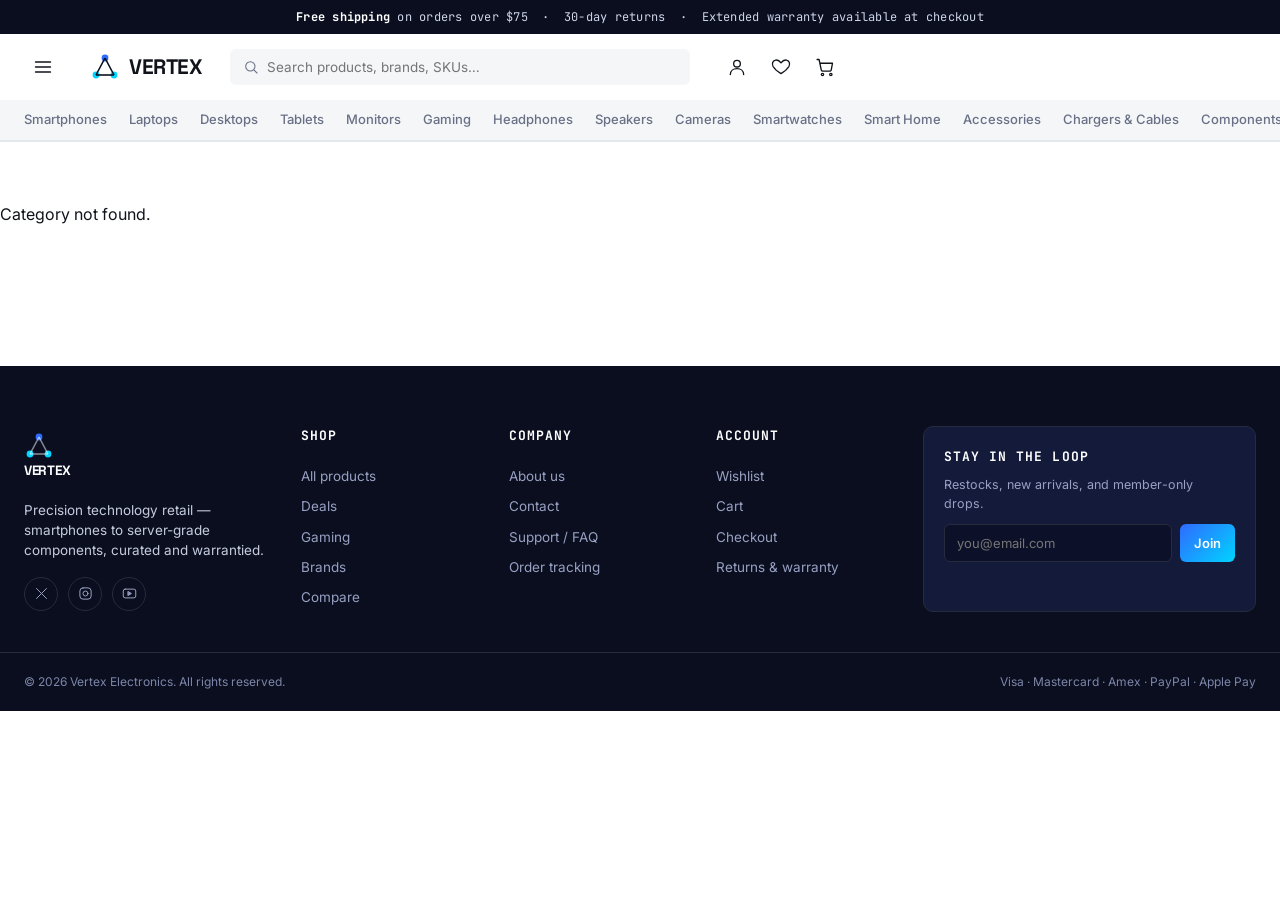
<file: category.html>
<!DOCTYPE html>
<html lang="en">
<head>
  <meta charset="UTF-8">
  <meta name="viewport" content="width=device-width, initial-scale=1.0">
  <title>Category — Vertex Electronics</title>
  <link rel="preconnect" href="https://fonts.googleapis.com">
  <link href="https://fonts.googleapis.com/css2?family=Space+Grotesk:wght@400;500;600;700&family=Inter:wght@400;500;600;700&family=JetBrains+Mono:wght@400;500;600;700&display=swap" rel="stylesheet">
  <link rel="stylesheet" href="assets/style.css">
</head>
<body>
  <div id="announce">
    <b>Free shipping</b> 
    on orders over $75 &nbsp;·&nbsp; 30-day returns &nbsp;·&nbsp; Extended warranty available at checkout
  </div>
  
  <div id="navbar">
    <div class="nav-inner">
      <button class="mobile-toggle nav-icon-btn" id="btn-mobile-menu" aria-label="Open menu">
        <svg class="icon" viewBox="0 0 24 24">
          <line x1="3" y1="6" x2="21" y2="6"/>
          <line x1="3" y1="12" x2="21" y2="12"/>
          <line x1="3" y1="18" x2="21" y2="18"/>
        </svg>
      </button>
      
      <a href="index.html" class="logo">
        <svg class="logo-mark" viewBox="0 0 30 30">
          <circle cx="15" cy="6" r="3.4" fill="#2f6bff"/>
          <circle cx="6" cy="23" r="3.4" fill="#00d4ff"/>
          <circle cx="24" cy="23" r="3.4" fill="#00d4ff"/>
          <line x1="15" y1="6" x2="6" y2="23" stroke="#0a0e1f" stroke-width="1.6"/>
          <line x1="15" y1="6" x2="24" y2="23" stroke="#0a0e1f" stroke-width="1.6"/>
          <line x1="6" y1="23" x2="24" y2="23" stroke="#0a0e1f" stroke-width="1.6"/>
        </svg>
        VERTEX
      </a>
      
      <div class="nav-links" id="nav-links">
        <a href="index.html">Home</a>
        <a href="shop.html">Shop</a>
        <a href="category.html?id=laptops">Laptops</a>
        <a href="category.html?id=smartphones">Phones</a>
        <a href="gaming.html">Gaming</a>
        <a href="deals.html">Deals</a>
        <a href="brands.html">Brands</a>
        <a href="about.html">About</a>
      </div>

      <div class="search-box">
        <svg class="icon" style="width:16px;height:16px;color:var(--muted)" viewBox="0 0 24 24">
          <circle cx="11" cy="11" r="7"/>
          <line x1="21" y1="21" x2="16.65" y2="16.65"/>
        </svg>
        <input id="search-input" type="text" placeholder="Search products, brands, SKUs…" aria-label="Search">
      </div>
      
      <div class="nav-icons">
        <button class="nav-icon-btn" id="btn-search-mobile" aria-label="Search" style="display:none">
          <svg class="icon" viewBox="0 0 24 24">
            <circle cx="11" cy="11" r="7"/>
            <line x1="21" y1="21" x2="16.65" y2="16.65"/>
          </svg>
        </button>
        
        <a href="account.html" class="nav-icon-btn" aria-label="Account">
          <svg class="icon" viewBox="0 0 24 24">
            <circle cx="12" cy="8" r="4"/>
            <path d="M4 21c0-4.4 3.6-7 8-7s8 2.6 8 7"/>
          </svg>
        </a>
        
        <a href="wishlist.html" class="nav-icon-btn" aria-label="Wishlist">
          <svg class="icon" viewBox="0 0 24 24">
            <path d="M12 20s-7-4.3-9.5-8.6C.7 8 2 4.5 5.4 3.7 8 3.1 10 4.3 12 7c2-2.7 4-3.9 6.6-3.3C22 4.5 23.3 8 21.5 11.4 19 15.7 12 20 12 20z"/>
          </svg>
          <span class="count-dot" id="wishlist-count" style="display:none">0</span>
        </a>
        
        <a href="cart.html" class="nav-icon-btn" aria-label="Cart">
          <svg class="icon" viewBox="0 0 24 24">
            <circle cx="9" cy="21" r="1.4"/>
            <circle cx="19" cy="21" r="1.4"/>
            <path d="M2.5 3h2.4l2.6 12.4a2 2 0 0 0 2 1.6h8a2 2 0 0 0 2-1.6L21 7.5H6"/>
          </svg>
          <span class="count-dot" id="cart-count" style="display:none">0</span>
        </a>
      </div>
    </div>
    
    <div id="catbar">
      <div class="catbar-inner" id="catbar-inner"></div>
    </div>
  </div>
  
  <div class="overlay" id="overlay"></div>
  <div id="mobile-menu">
    <div style="display:flex;justify-content:space-between;align-items:center;margin-bottom:20px;">
      <span style="font-family:var(--font-display);font-weight:700;font-size:18px;">Menu</span>
      <button id="btn-close-mobile" style="width:30px;height:30px;background:var(--grey);border-radius:50%;">✕</button>
    </div>
    <div style="display:flex;flex-direction:column;gap:2px;font-size:15px;font-weight:500;" id="mobile-menu-links"></div>
  </div>
  
  <main id="app"></main>
  
  <div id="quickview">
    <div class="qv-box" id="qv-content" style="position:relative;"></div>
  </div>
  
  <div id="toast-wrap"></div>
  
  <footer>
    <div class="circuit-bg" id="footer-circuit"></div>
    <div class="foot-top">
      <div>
        <a href="index.html" class="logo" style="color:#fff;margin-bottom:14px;">
          <svg class="logo-mark" viewBox="0 0 30 30">
            <circle cx="15" cy="6" r="3.4" fill="#2f6bff"/>
            <circle cx="6" cy="23" r="3.4" fill="#00d4ff"/>
            <circle cx="24" cy="23" r="3.4" fill="#00d4ff"/>
            <line x1="15" y1="6" x2="6" y2="23" stroke="#fff" stroke-width="1.6" opacity=".5"/>
            <line x1="15" y1="6" x2="24" y2="23" stroke="#fff" stroke-width="1.6" opacity=".5"/>
            <line x1="6" y1="23" x2="24" y2="23" stroke="#fff" stroke-width="1.6" opacity=".5"/>
          </svg>
          VERTEX
        </a>
        <p style="font-size:13.5px; max-width:260px; margin-top:6px;">
          Precision technology retail — smartphones to server-grade components, curated and warrantied.
        </p>
        
        <div class="social-row">
          <a href="#" aria-label="X">
            <svg class="icon" style="width:15px;height:15px" viewBox="0 0 24 24">
              <path d="M4 4l16 16M20 4L4 20"/>
            </svg>
          </a>
          
          <a href="#" aria-label="Instagram">
            <svg class="icon" style="width:15px;height:15px" viewBox="0 0 24 24">
              <rect x="3" y="3" width="18" height="18" rx="5"/>
              <circle cx="12" cy="12" r="4"/>
            </svg>
          </a>
          
          <a href="#" aria-label="YouTube">
            <svg class="icon" style="width:15px;height:15px" viewBox="0 0 24 24">
              <rect x="2" y="5" width="20" height="14" rx="3"/>
              <path d="M10 9l5 3-5 3z" fill="currentColor"/>
            </svg>
          </a>
        </div>
      </div>

      <div>
        <h4>Shop</h4>
        <a href="shop.html">All products</a>
        <a href="deals.html">Deals</a>
        <a href="gaming.html">Gaming</a>
        <a href="brands.html">Brands</a>
        <a href="compare.html">Compare</a>
      </div>
      
      <div>
        <h4>Company</h4>
        <a href="about.html">About us</a>
        <a href="contact.html">Contact</a>
        <a href="faq.html">Support / FAQ</a>
        <a href="faq.html">Order tracking</a>
      </div>
      
      <div>
        <h4>Account</h4>
        <a href="wishlist.html">Wishlist</a>
        <a href="cart.html">Cart</a>
        <a href="checkout.html">Checkout</a>
        <a href="faq.html">Returns &amp; warranty</a>
      </div>
      
      <div class="newsletter-box">
        <h4 style="margin:0;">Stay in the loop</h4>
        <p style="font-size:12.5px;color:#98a1c2;">
          Restocks, new arrivals, and member-only drops.
        </p>
        <form id="newsletter-form" onsubmit="event.preventDefault();toast('Subscribed — welcome to Vertex.','mail');this.reset();">
          <input type="email" placeholder="you@email.com" required>
          <button class="btn btn-primary btn-sm" type="submit">Join</button>
        </form>
      </div>
    </div>
    
    <div class="foot-bottom">
      <span>© 2026 Vertex Electronics. All rights reserved.</span>
      <span>Visa · Mastercard · Amex · PayPal · Apple Pay</span>
    </div>
  </footer>
  
  <script src="assets/script.js"></script>
  <script>
   window.CURRENT_PAGE = 'category';
   window.renderCurrentPage = function(){
    const params = new URLSearchParams(location.search);
    return pageCategory(params.get('id')||'');
    };
  </script>
</body>
</html>
</file>
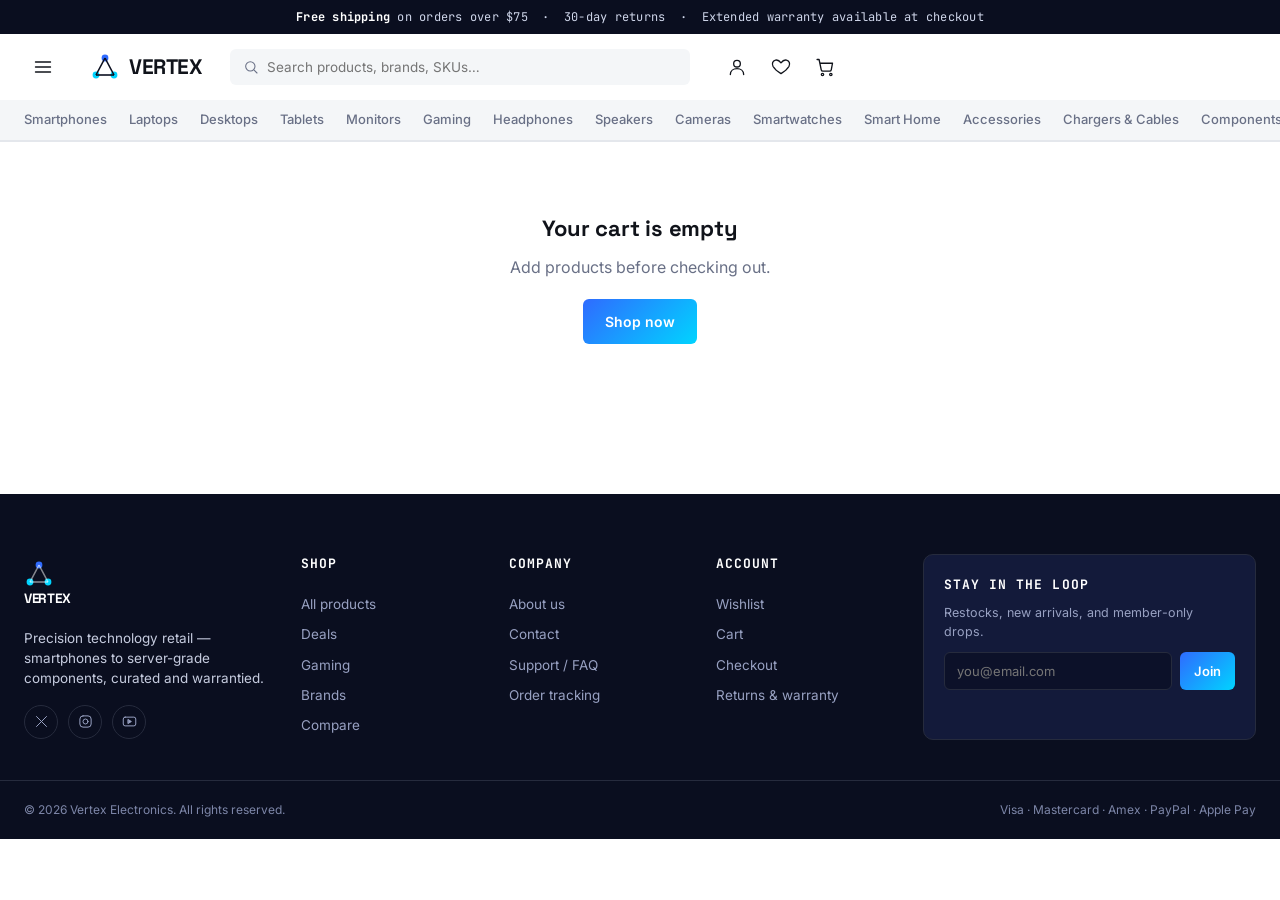
<file: checkout.html>
<!DOCTYPE html>
<html lang="en">
<head>
  <meta charset="UTF-8">
  <meta name="viewport" content="width=device-width, initial-scale=1.0">
  <title>Checkout — Vertex Electronics</title>
  <link rel="preconnect" href="https://fonts.googleapis.com">
  <link href="https://fonts.googleapis.com/css2?family=Space+Grotesk:wght@400;500;600;700&family=Inter:wght@400;500;600;700&family=JetBrains+Mono:wght@400;500;600;700&display=swap" rel="stylesheet">
  <link rel="stylesheet" href="assets/style.css">
</head>
<body>
  <div id="announce">
    <b>Free shipping</b> 
    on orders over $75 &nbsp;·&nbsp; 30-day returns &nbsp;·&nbsp; Extended warranty available at checkout
  </div>
  
  <div id="navbar">
    <div class="nav-inner">
      <button class="mobile-toggle nav-icon-btn" id="btn-mobile-menu" aria-label="Open menu">
        <svg class="icon" viewBox="0 0 24 24">
          <line x1="3" y1="6" x2="21" y2="6"/>
          <line x1="3" y1="12" x2="21" y2="12"/>
          <line x1="3" y1="18" x2="21" y2="18"/>
        </svg>
      </button>
      
      <a href="index.html" class="logo">
        <svg class="logo-mark" viewBox="0 0 30 30">
          <circle cx="15" cy="6" r="3.4" fill="#2f6bff"/>
          <circle cx="6" cy="23" r="3.4" fill="#00d4ff"/>
          <circle cx="24" cy="23" r="3.4" fill="#00d4ff"/>
          <line x1="15" y1="6" x2="6" y2="23" stroke="#0a0e1f" stroke-width="1.6"/>
          <line x1="15" y1="6" x2="24" y2="23" stroke="#0a0e1f" stroke-width="1.6"/>
          <line x1="6" y1="23" x2="24" y2="23" stroke="#0a0e1f" stroke-width="1.6"/>
        </svg>
        VERTEX
      </a>
      
      <div class="nav-links" id="nav-links">
        <a href="index.html">Home</a>
        <a href="shop.html">Shop</a>
        <a href="category.html?id=laptops">Laptops</a>
        <a href="category.html?id=smartphones">Phones</a>
        <a href="gaming.html">Gaming</a>
        <a href="deals.html">Deals</a>
        <a href="brands.html">Brands</a>
        <a href="about.html">About</a>
      </div>
      
      <div class="search-box">
        <svg class="icon" style="width:16px;height:16px;color:var(--muted)" viewBox="0 0 24 24">
          <circle cx="11" cy="11" r="7"/>
          <line x1="21" y1="21" x2="16.65" y2="16.65"/>
        </svg>
        
        <input id="search-input" type="text" placeholder="Search products, brands, SKUs…" aria-label="Search">
      </div>
      
      <div class="nav-icons">
        <button class="nav-icon-btn" id="btn-search-mobile" aria-label="Search" style="display:none">
          <svg class="icon" viewBox="0 0 24 24">
            <circle cx="11" cy="11" r="7"/>
            <line x1="21" y1="21" x2="16.65" y2="16.65"/>
          </svg>
        </button>
        
        <a href="account.html" class="nav-icon-btn" aria-label="Account">
          <svg class="icon" viewBox="0 0 24 24">
            <circle cx="12" cy="8" r="4"/>
            <path d="M4 21c0-4.4 3.6-7 8-7s8 2.6 8 7"/>
          </svg>
        </a>
        
        <a href="wishlist.html" class="nav-icon-btn" aria-label="Wishlist">
          <svg class="icon" viewBox="0 0 24 24">
            <path d="M12 20s-7-4.3-9.5-8.6C.7 8 2 4.5 5.4 3.7 8 3.1 10 4.3 12 7c2-2.7 4-3.9 6.6-3.3C22 4.5 23.3 8 21.5 11.4 19 15.7 12 20 12 20z"/>
          </svg>
          <span class="count-dot" id="wishlist-count" style="display:none">0</span>
        </a>
        
        <a href="cart.html" class="nav-icon-btn" aria-label="Cart">
          <svg class="icon" viewBox="0 0 24 24">
            <circle cx="9" cy="21" r="1.4"/>
            <circle cx="19" cy="21" r="1.4"/>
            <path d="M2.5 3h2.4l2.6 12.4a2 2 0 0 0 2 1.6h8a2 2 0 0 0 2-1.6L21 7.5H6"/>
          </svg>
          <span class="count-dot" id="cart-count" style="display:none">0</span>
        </a>
      </div>
    </div>
    
    <div id="catbar">
      <div class="catbar-inner" id="catbar-inner"></div>
    </div>
  </div>
  
  <div class="overlay" id="overlay"></div>
  <div id="mobile-menu">
    <div style="display:flex;justify-content:space-between;align-items:center;margin-bottom:20px;">
      <span style="font-family:var(--font-display);font-weight:700;font-size:18px;">Menu</span>
      <button id="btn-close-mobile" style="width:30px;height:30px;background:var(--grey);border-radius:50%;">✕</button>
    </div>
    <div style="display:flex;flex-direction:column;gap:2px;font-size:15px;font-weight:500;" id="mobile-menu-links"></div>
  </div>
  
  <main id="app"></main>
  
  <div id="quickview">
    <div class="qv-box" id="qv-content" style="position:relative;"></div>
  </div>
  
  <div id="toast-wrap"></div>
  <footer>
    <div class="circuit-bg" id="footer-circuit"></div>
    <div class="foot-top">
      <div>
        <a href="index.html" class="logo" style="color:#fff;margin-bottom:14px;">
          <svg class="logo-mark" viewBox="0 0 30 30">
            <circle cx="15" cy="6" r="3.4" fill="#2f6bff"/>
            <circle cx="6" cy="23" r="3.4" fill="#00d4ff"/>
            <circle cx="24" cy="23" r="3.4" fill="#00d4ff"/>
            <line x1="15" y1="6" x2="6" y2="23" stroke="#fff" stroke-width="1.6" opacity=".5"/>
            <line x1="15" y1="6" x2="24" y2="23" stroke="#fff" stroke-width="1.6" opacity=".5"/>
            <line x1="6" y1="23" x2="24" y2="23" stroke="#fff" stroke-width="1.6" opacity=".5"/>
          </svg>
          VERTEX
        </a>
        <p style="font-size:13.5px; max-width:260px; margin-top:6px;">
          Precision technology retail — smartphones to server-grade components, curated and warrantied.
        </p>
        
        <div class="social-row">
          <a href="#" aria-label="X">
            <svg class="icon" style="width:15px;height:15px" viewBox="0 0 24 24">
              <path d="M4 4l16 16M20 4L4 20"/>
            </svg>
          </a>
          
          <a href="#" aria-label="Instagram">
            <svg class="icon" style="width:15px;height:15px" viewBox="0 0 24 24">
              <rect x="3" y="3" width="18" height="18" rx="5"/>
              <circle cx="12" cy="12" r="4"/>
            </svg>
          </a>
          
          <a href="#" aria-label="YouTube">
            <svg class="icon" style="width:15px;height:15px" viewBox="0 0 24 24">
              <rect x="2" y="5" width="20" height="14" rx="3"/>
              <path d="M10 9l5 3-5 3z" fill="currentColor"/>
            </svg>
          </a>
        </div>
      </div>
      
      <div>
        <h4>Shop</h4>
        <a href="shop.html">All products</a>
        <a href="deals.html">Deals</a>
        <a href="gaming.html">Gaming</a>
        <a href="brands.html">Brands</a>
        <a href="compare.html">Compare</a>
      </div>

      <div>
        <h4>Company</h4>
        <a href="about.html">About us</a>
        <a href="contact.html">Contact</a>
        <a href="faq.html">Support / FAQ</a>
        <a href="faq.html">Order tracking</a>
      </div>
      
      <div>
        <h4>Account</h4>
        <a href="wishlist.html">Wishlist</a>
        <a href="cart.html">Cart</a>
        <a href="checkout.html">Checkout</a>
        <a href="faq.html">Returns &amp; warranty</a>
      </div>
      
      <div class="newsletter-box">
        <h4 style="margin:0;">Stay in the loop</h4>
        <p style="font-size:12.5px;color:#98a1c2;">
          Restocks, new arrivals, and member-only drops.
        </p>
        
        <form id="newsletter-form" onsubmit="event.preventDefault();toast('Subscribed — welcome to Vertex.','mail');this.reset();">
          <input type="email" placeholder="you@email.com" required>
          <button class="btn btn-primary btn-sm" type="submit">Join</button>
        </form>
      </div>
    </div>
    
    <div class="foot-bottom">
      <span>© 2026 Vertex Electronics. All rights reserved.</span>
      <span>Visa · Mastercard · Amex · PayPal · Apple Pay</span>
    </div>
  </footer>
  
  <script src="assets/script.js"></script>
  <script>
  window.CURRENT_PAGE = 'checkout';
  window.renderCurrentPage = function(){
    return pageCheckout();
   };
  </script>
</body>
</html>
</file>
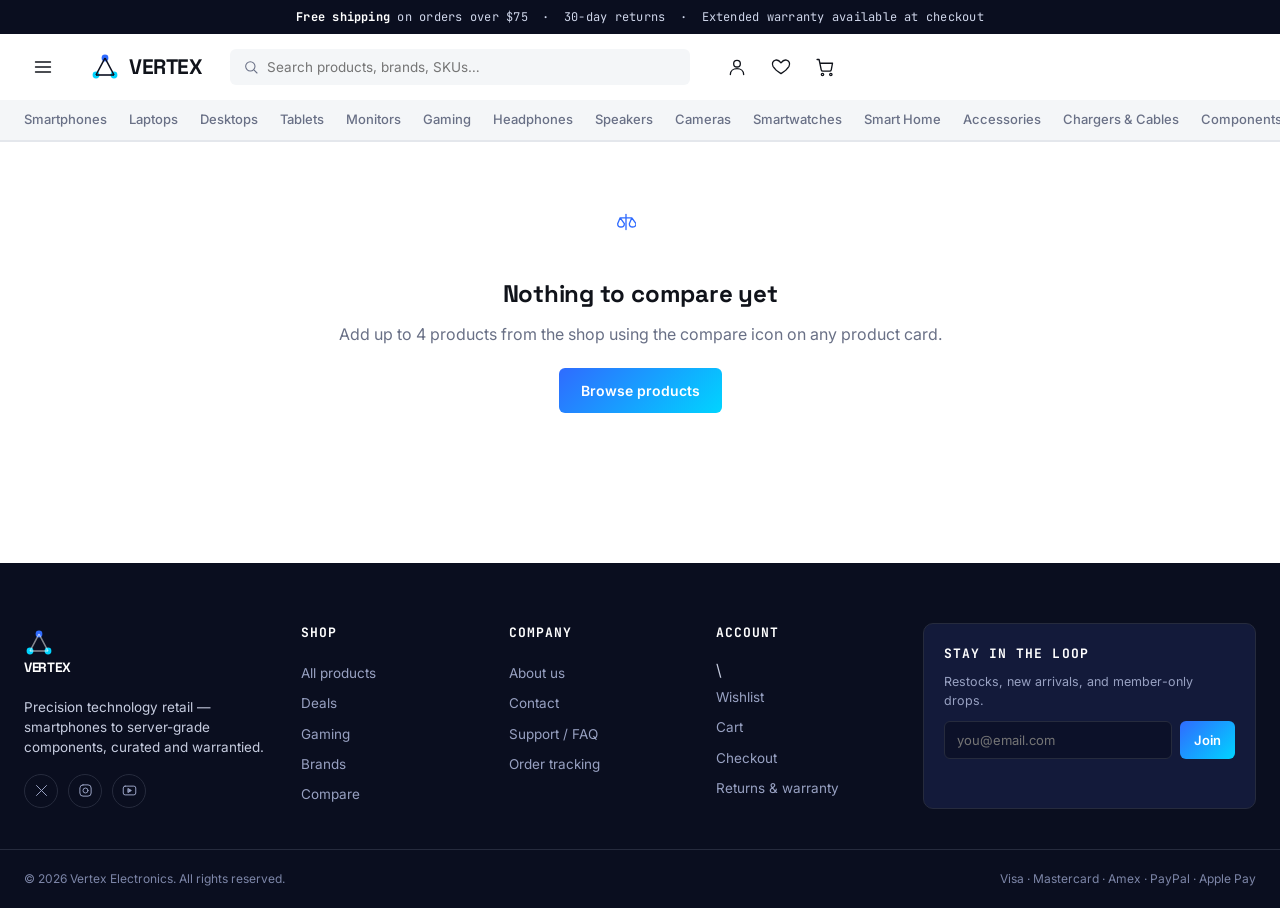
<file: compare.html>
<!DOCTYPE html>
<html lang="en">
<head>
  <meta charset="UTF-8">
  <meta name="viewport" content="width=device-width, initial-scale=1.0">
  <title>Compare Products — Vertex Electronics</title>
  <link rel="preconnect" href="https://fonts.googleapis.com">
  <link href="https://fonts.googleapis.com/css2?family=Space+Grotesk:wght@400;500;600;700&family=Inter:wght@400;500;600;700&family=JetBrains+Mono:wght@400;500;600;700&display=swap" rel="stylesheet">
  <link rel="stylesheet" href="assets/style.css">
</head>
<body>
  <div id="announce">
    <b>Free shipping</b> 
    on orders over $75 &nbsp;·&nbsp; 30-day returns &nbsp;·&nbsp; Extended warranty available at checkout
  </div>
  
  <div id="navbar">
    <div class="nav-inner">
      <button class="mobile-toggle nav-icon-btn" id="btn-mobile-menu" aria-label="Open menu">
        <svg class="icon" viewBox="0 0 24 24">
          <line x1="3" y1="6" x2="21" y2="6"/>
          <line x1="3" y1="12" x2="21" y2="12"/>
          <line x1="3" y1="18" x2="21" y2="18"/>
        </svg>
      </button>
      
      <a href="index.html" class="logo">
        <svg class="logo-mark" viewBox="0 0 30 30">
          <circle cx="15" cy="6" r="3.4" fill="#2f6bff"/>
          <circle cx="6" cy="23" r="3.4" fill="#00d4ff"/>
          <circle cx="24" cy="23" r="3.4" fill="#00d4ff"/>
          <line x1="15" y1="6" x2="6" y2="23" stroke="#0a0e1f" stroke-width="1.6"/>
          <line x1="15" y1="6" x2="24" y2="23" stroke="#0a0e1f" stroke-width="1.6"/>
          <line x1="6" y1="23" x2="24" y2="23" stroke="#0a0e1f" stroke-width="1.6"/>
        </svg>
        VERTEX
      </a>
      
      <div class="nav-links" id="nav-links">
        <a href="index.html">Home</a>
        <a href="shop.html">Shop</a>
        <a href="category.html?id=laptops">Laptops</a>
        <a href="category.html?id=smartphones">Phones</a>
        <a href="gaming.html">Gaming</a>
        <a href="deals.html">Deals</a>
        <a href="brands.html">Brands</a>
        <a href="about.html">About</a>
      </div>
      
      <div class="search-box">
        <svg class="icon" style="width:16px;height:16px;color:var(--muted)" viewBox="0 0 24 24">
          <circle cx="11" cy="11" r="7"/>\
          <line x1="21" y1="21" x2="16.65" y2="16.65"/>
        </svg>
        <input id="search-input" type="text" placeholder="Search products, brands, SKUs…" aria-label="Search">
      </div>
      
      <div class="nav-icons">
        <button class="nav-icon-btn" id="btn-search-mobile" aria-label="Search" style="display:none">
          <svg class="icon" viewBox="0 0 24 24">
            <circle cx="11" cy="11" r="7"/>
            <line x1="21" y1="21" x2="16.65" y2="16.65"/>
          </svg>
        </button>
        
        <a href="account.html" class="nav-icon-btn" aria-label="Account">
          <svg class="icon" viewBox="0 0 24 24">
            <circle cx="12" cy="8" r="4"/>
            <path d="M4 21c0-4.4 3.6-7 8-7s8 2.6 8 7"/>
          </svg>
        </a>
        
        <a href="wishlist.html" class="nav-icon-btn" aria-label="Wishlist">
          <svg class="icon" viewBox="0 0 24 24">
            <path d="M12 20s-7-4.3-9.5-8.6C.7 8 2 4.5 5.4 3.7 8 3.1 10 4.3 12 7c2-2.7 4-3.9 6.6-3.3C22 4.5 23.3 8 21.5 11.4 19 15.7 12 20 12 20z"/>
          </svg>
          <span class="count-dot" id="wishlist-count" style="display:none">0</span>
        </a>
        
        <a href="cart.html" class="nav-icon-btn" aria-label="Cart">
          <svg class="icon" viewBox="0 0 24 24">
            <circle cx="9" cy="21" r="1.4"/>
            <circle cx="19" cy="21" r="1.4"/>
            <path d="M2.5 3h2.4l2.6 12.4a2 2 0 0 0 2 1.6h8a2 2 0 0 0 2-1.6L21 7.5H6"/>
          </svg>
          <span class="count-dot" id="cart-count" style="display:none">0</span>
        </a>
      </div>
    </div>
    
    <div id="catbar">
      <div class="catbar-inner" id="catbar-inner"></div>
    </div>
  </div>
  
  <div class="overlay" id="overlay"></div>
  
  <div id="mobile-menu">
    <div style="display:flex;justify-content:space-between;align-items:center;margin-bottom:20px;">
      <span style="font-family:var(--font-display);font-weight:700;font-size:18px;">Menu</span>
      <button id="btn-close-mobile" style="width:30px;height:30px;background:var(--grey);border-radius:50%;">✕</button>
    </div>
    <div style="display:flex;flex-direction:column;gap:2px;font-size:15px;font-weight:500;" id="mobile-menu-links"></div>
  </div>
  
  <main id="app"></main>
  
  <div id="quickview">
    <div class="qv-box" id="qv-content" style="position:relative;"></div>
  </div>
  
  <div id="toast-wrap"></div>
  
  <footer>
    <div class="circuit-bg" id="footer-circuit"></div>
    <div class="foot-top">
      <div>
        <a href="index.html" class="logo" style="color:#fff;margin-bottom:14px;">
          <svg class="logo-mark" viewBox="0 0 30 30">
            <circle cx="15" cy="6" r="3.4" fill="#2f6bff"/>
            <circle cx="6" cy="23" r="3.4" fill="#00d4ff"/>
            <circle cx="24" cy="23" r="3.4" fill="#00d4ff"/>
            <line x1="15" y1="6" x2="6" y2="23" stroke="#fff" stroke-width="1.6" opacity=".5"/>
            <line x1="15" y1="6" x2="24" y2="23" stroke="#fff" stroke-width="1.6" opacity=".5"/>
            <line x1="6" y1="23" x2="24" y2="23" stroke="#fff" stroke-width="1.6" opacity=".5"/>
          </svg>
          VERTEX
        </a>
        <p style="font-size:13.5px; max-width:260px; margin-top:6px;">
          Precision technology retail — smartphones to server-grade components, curated and warrantied.
        </p>
        
        <div class="social-row">
          <a href="#" aria-label="X">
            <svg class="icon" style="width:15px;height:15px" viewBox="0 0 24 24">
              <path d="M4 4l16 16M20 4L4 20"/>
            </svg>
          </a>
          
          <a href="#" aria-label="Instagram">
            <svg class="icon" style="width:15px;height:15px" viewBox="0 0 24 24">
              <rect x="3" y="3" width="18" height="18" rx="5"/>
              <circle cx="12" cy="12" r="4"/>
            </svg>
          </a>
          
          <a href="#" aria-label="YouTube">
            <svg class="icon" style="width:15px;height:15px" viewBox="0 0 24 24">
              <rect x="2" y="5" width="20" height="14" rx="3"/>
              <path d="M10 9l5 3-5 3z" fill="currentColor"/>
            </svg>
          </a>
        </div>
      </div>
      <div>
        
        <h4>Shop</h4>
        <a href="shop.html">All products</a>
        <a href="deals.html">Deals</a>
        <a href="gaming.html">Gaming</a>
        <a href="brands.html">Brands</a>
        <a href="compare.html">Compare</a>
      </div>
      
      <div>
        <h4>Company</h4>
        <a href="about.html">About us</a>
        <a href="contact.html">Contact</a>
        <a href="faq.html">Support / FAQ</a>
        <a href="faq.html">Order tracking</a>
      </div>
      
      <div>
        <h4>Account</h4>\
        <a href="wishlist.html">Wishlist</a>
        <a href="cart.html">Cart</a>
        <a href="checkout.html">Checkout</a>
        <a href="faq.html">Returns &amp; warranty</a>
      </div>
      
      <div class="newsletter-box">
        <h4 style="margin:0;">Stay in the loop</h4>
        <p style="font-size:12.5px;color:#98a1c2;">
          Restocks, new arrivals, and member-only drops.
        </p>
        <form id="newsletter-form" onsubmit="event.preventDefault();toast('Subscribed — welcome to Vertex.','mail');this.reset();">
          <input type="email" placeholder="you@email.com" required>
          <button class="btn btn-primary btn-sm" type="submit">Join</button>
        </form>
      </div>
    </div>
    
    <div class="foot-bottom">
      <span>© 2026 Vertex Electronics. All rights reserved.</span>
      <span>Visa · Mastercard · Amex · PayPal · Apple Pay</span>
    </div>
  </footer>
  
  <script src="assets/script.js"></script>
  <script>
  window.CURRENT_PAGE = 'compare';
  window.renderCurrentPage = function(){
    return pageCompare();
    };
  </script>
</body>
</html>
</file>
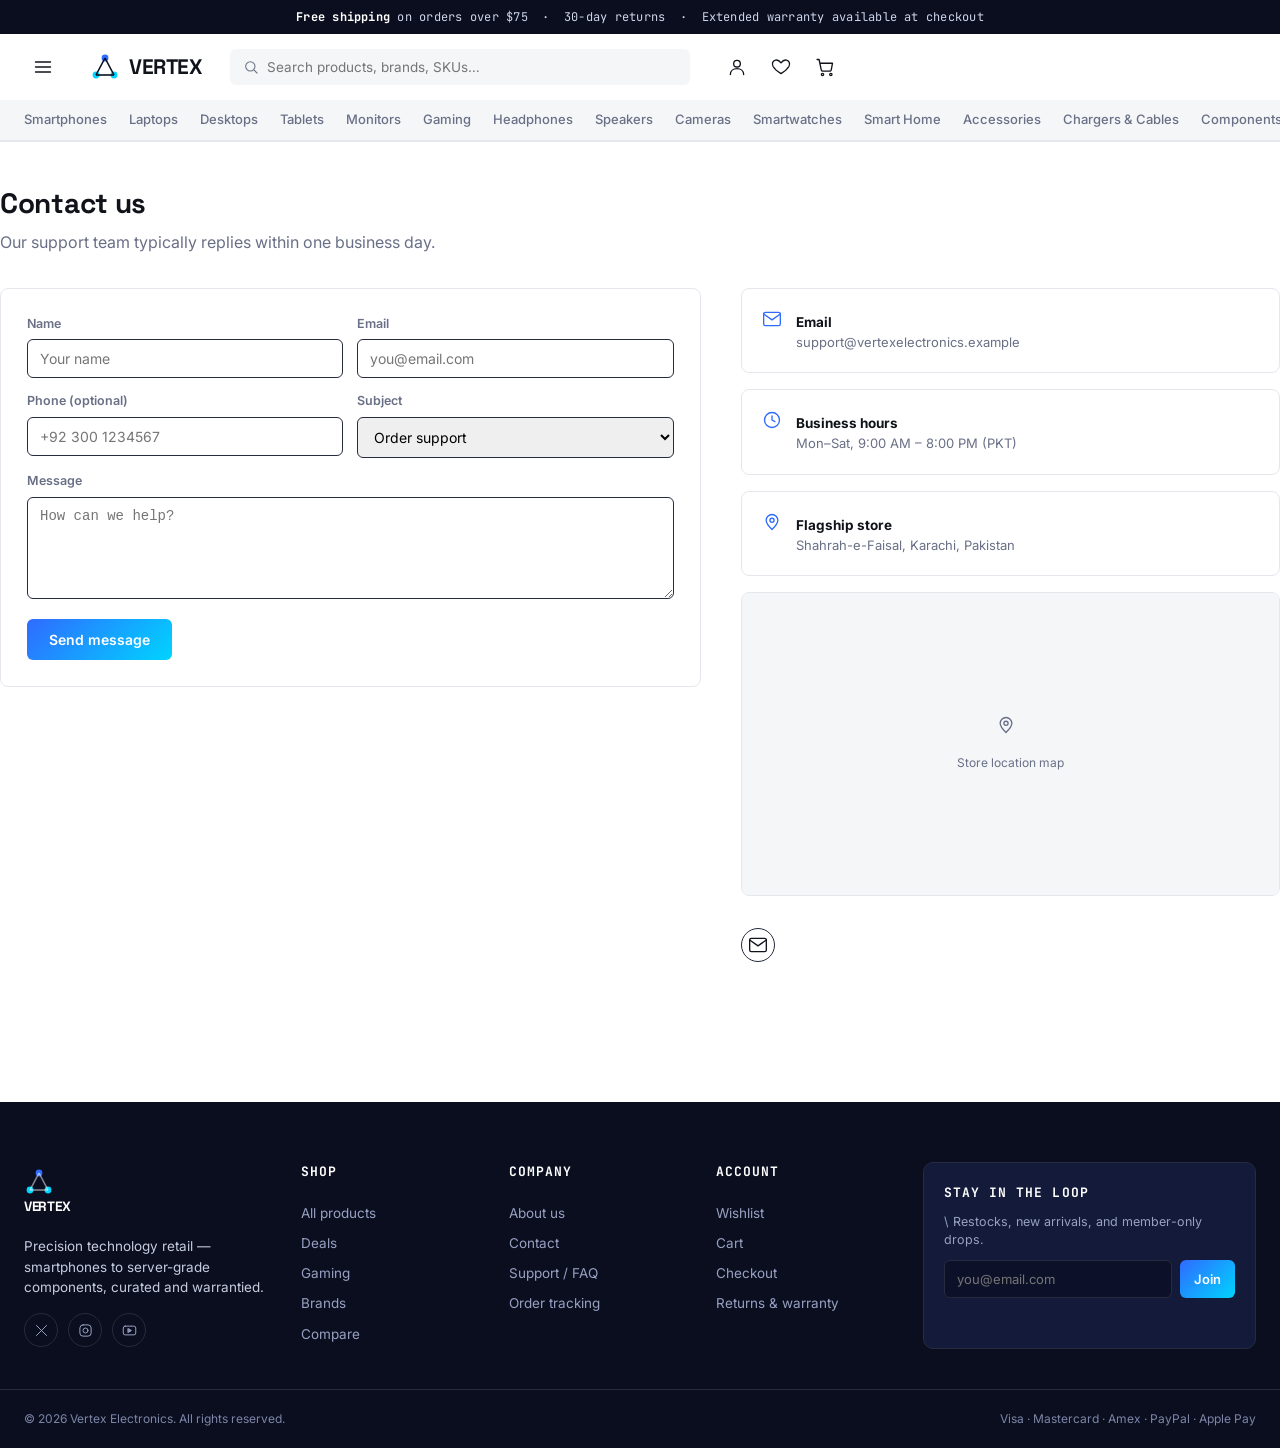
<file: contact.html>
<!DOCTYPE html>
<html lang="en">
<head>
  <meta charset="UTF-8">
  <meta name="viewport" content="width=device-width, initial-scale=1.0">
  <title>Contact Us — Vertex Electronics</title>
  <link rel="preconnect" href="https://fonts.googleapis.com">
  <link href="https://fonts.googleapis.com/css2?family=Space+Grotesk:wght@400;500;600;700&family=Inter:wght@400;500;600;700&family=JetBrains+Mono:wght@400;500;600;700&display=swap" rel="stylesheet">
  <link rel="stylesheet" href="assets/style.css">
</head>
<body>
  <div id="announce">
    <b>Free shipping</b> 
    on orders over $75 &nbsp;·&nbsp; 30-day returns &nbsp;·&nbsp; Extended warranty available at checkout
  </div>
  
  <div id="navbar">
    <div class="nav-inner">
      <button class="mobile-toggle nav-icon-btn" id="btn-mobile-menu" aria-label="Open menu">
        <svg class="icon" viewBox="0 0 24 24">
          <line x1="3" y1="6" x2="21" y2="6"/>
          <line x1="3" y1="12" x2="21" y2="12"/>
          <line x1="3" y1="18" x2="21" y2="18"/>
        </svg>
      </button>
      
      <a href="index.html" class="logo">
        <svg class="logo-mark" viewBox="0 0 30 30">
          <circle cx="15" cy="6" r="3.4" fill="#2f6bff"/>
          <circle cx="6" cy="23" r="3.4" fill="#00d4ff"/>
          <circle cx="24" cy="23" r="3.4" fill="#00d4ff"/>
          <line x1="15" y1="6" x2="6" y2="23" stroke="#0a0e1f" stroke-width="1.6"/>
          <line x1="15" y1="6" x2="24" y2="23" stroke="#0a0e1f" stroke-width="1.6"/>
          <line x1="6" y1="23" x2="24" y2="23" stroke="#0a0e1f" stroke-width="1.6"/>
        </svg>
        VERTEX
      </a>
      
      <div class="nav-links" id="nav-links">
        <a href="index.html">Home</a>
        <a href="shop.html">Shop</a>
        <a href="category.html?id=laptops">Laptops</a>
        <a href="category.html?id=smartphones">Phones</a>
        <a href="gaming.html">Gaming</a>
        <a href="deals.html">Deals</a>
        <a href="brands.html">Brands</a>
        <a href="about.html">About</a>
      </div>
      
      <div class="search-box">
        <svg class="icon" style="width:16px;height:16px;color:var(--muted)" viewBox="0 0 24 24">
          <circle cx="11" cy="11" r="7"/>
          <line x1="21" y1="21" x2="16.65" y2="16.65"/>
        </svg>
        
        <input id="search-input" type="text" placeholder="Search products, brands, SKUs…" aria-label="Search">
      </div>
      
      <div class="nav-icons">
        <button class="nav-icon-btn" id="btn-search-mobile" aria-label="Search" style="display:none">
          <svg class="icon" viewBox="0 0 24 24">
            <circle cx="11" cy="11" r="7"/>
            <line x1="21" y1="21" x2="16.65" y2="16.65"/>
          </svg>
        </button>
        
        <a href="account.html" class="nav-icon-btn" aria-label="Account">
          <svg class="icon" viewBox="0 0 24 24">
            <circle cx="12" cy="8" r="4"/>
            <path d="M4 21c0-4.4 3.6-7 8-7s8 2.6 8 7"/>
          </svg>
        </a>
        
        <a href="wishlist.html" class="nav-icon-btn" aria-label="Wishlist">
          <svg class="icon" viewBox="0 0 24 24">
            <path d="M12 20s-7-4.3-9.5-8.6C.7 8 2 4.5 5.4 3.7 8 3.1 10 4.3 12 7c2-2.7 4-3.9 6.6-3.3C22 4.5 23.3 8 21.5 11.4 19 15.7 12 20 12 20z"/>
          </svg>
          <span class="count-dot" id="wishlist-count" style="display:none">0</span>
        </a>
        
        <a href="cart.html" class="nav-icon-btn" aria-label="Cart">
          <svg class="icon" viewBox="0 0 24 24">
            <circle cx="9" cy="21" r="1.4"/>
            <circle cx="19" cy="21" r="1.4"/>
            <path d="M2.5 3h2.4l2.6 12.4a2 2 0 0 0 2 1.6h8a2 2 0 0 0 2-1.6L21 7.5H6"/>
          </svg>
          <span class="count-dot" id="cart-count" style="display:none">0</span>
        </a>
      </div>
    </div>
    
    <div id="catbar">
      <div class="catbar-inner" id="catbar-inner"></div>
    </div>
  </div>
  
  <div class="overlay" id="overlay"></div>
  <div id="mobile-menu">
    <div style="display:flex;justify-content:space-between;align-items:center;margin-bottom:20px;">
      <span style="font-family:var(--font-display);font-weight:700;font-size:18px;">Menu</span>
      <button id="btn-close-mobile" style="width:30px;height:30px;background:var(--grey);border-radius:50%;">✕</button>
    </div>
    <div style="display:flex;flex-direction:column;gap:2px;font-size:15px;font-weight:500;" id="mobile-menu-links"></div>
  </div>
  
  <main id="app"></main>
  
  <div id="quickview">
    <div class="qv-box" id="qv-content" style="position:relative;"></div>
  </div>
  
  <div id="toast-wrap"></div>
  <footer>
    <div class="circuit-bg" id="footer-circuit"></div>
    <div class="foot-top">
      <div>
        <a href="index.html" class="logo" style="color:#fff;margin-bottom:14px;">
          <svg class="logo-mark" viewBox="0 0 30 30">
            <circle cx="15" cy="6" r="3.4" fill="#2f6bff"/>
            <circle cx="6" cy="23" r="3.4" fill="#00d4ff"/>
            <circle cx="24" cy="23" r="3.4" fill="#00d4ff"/>
            <line x1="15" y1="6" x2="6" y2="23" stroke="#fff" stroke-width="1.6" opacity=".5"/>
            <line x1="15" y1="6" x2="24" y2="23" stroke="#fff" stroke-width="1.6" opacity=".5"/>
            <line x1="6" y1="23" x2="24" y2="23" stroke="#fff" stroke-width="1.6" opacity=".5"/>
          </svg>
          VERTEX
        </a>
        <p style="font-size:13.5px; max-width:260px; margin-top:6px;">
          Precision technology retail — smartphones to server-grade components, curated and warrantied.
        </p>
        
        <div class="social-row">
          <a href="#" aria-label="X">
            <svg class="icon" style="width:15px;height:15px" viewBox="0 0 24 24">
              <path d="M4 4l16 16M20 4L4 20"/>
            </svg>
          </a>
          
          <a href="#" aria-label="Instagram">
            <svg class="icon" style="width:15px;height:15px" viewBox="0 0 24 24">
              <rect x="3" y="3" width="18" height="18" rx="5"/>
              <circle cx="12" cy="12" r="4"/>
            </svg>
          </a>
          
          <a href="#" aria-label="YouTube">
            <svg class="icon" style="width:15px;height:15px" viewBox="0 0 24 24">
              <rect x="2" y="5" width="20" height="14" rx="3"/>
              <path d="M10 9l5 3-5 3z" fill="currentColor"/>
            </svg>
          </a>
        </div>
      </div>
      
      <div>
        <h4>Shop</h4>
        <a href="shop.html">All products</a>
        <a href="deals.html">Deals</a>
        <a href="gaming.html">Gaming</a>
        <a href="brands.html">Brands</a>
        <a href="compare.html">Compare</a>
      </div>
      
      <div>
        <h4>Company</h4>
        <a href="about.html">About us</a>
        <a href="contact.html">Contact</a>
        <a href="faq.html">Support / FAQ</a>
        <a href="faq.html">Order tracking</a>
      </div>
      
      <div>
        <h4>Account</h4>
        <a href="wishlist.html">Wishlist</a>
        <a href="cart.html">Cart</a>
        <a href="checkout.html">Checkout</a>
        <a href="faq.html">Returns &amp; warranty</a>
      </div>
      
      <div class="newsletter-box">
        <h4 style="margin:0;">Stay in the loop</h4>
        <p style="font-size:12.5px;color:#98a1c2;">\
          Restocks, new arrivals, and member-only drops.
        </p>
        <form id="newsletter-form" onsubmit="event.preventDefault();toast('Subscribed — welcome to Vertex.','mail');this.reset();">
          <input type="email" placeholder="you@email.com" required>
          <button class="btn btn-primary btn-sm" type="submit">Join</button>
        </form>
      </div>
    </div>
    <div class="foot-bottom">
      <span>© 2026 Vertex Electronics. All rights reserved.</span>
      <span>Visa · Mastercard · Amex · PayPal · Apple Pay</span>
    </div>
  </footer>
  <script src="assets/script.js"></script>
  <script>
  window.CURRENT_PAGE = 'contact';
  window.renderCurrentPage = function(){
    return pageContact();
    };
  </script>
</body>
</html>
</file>
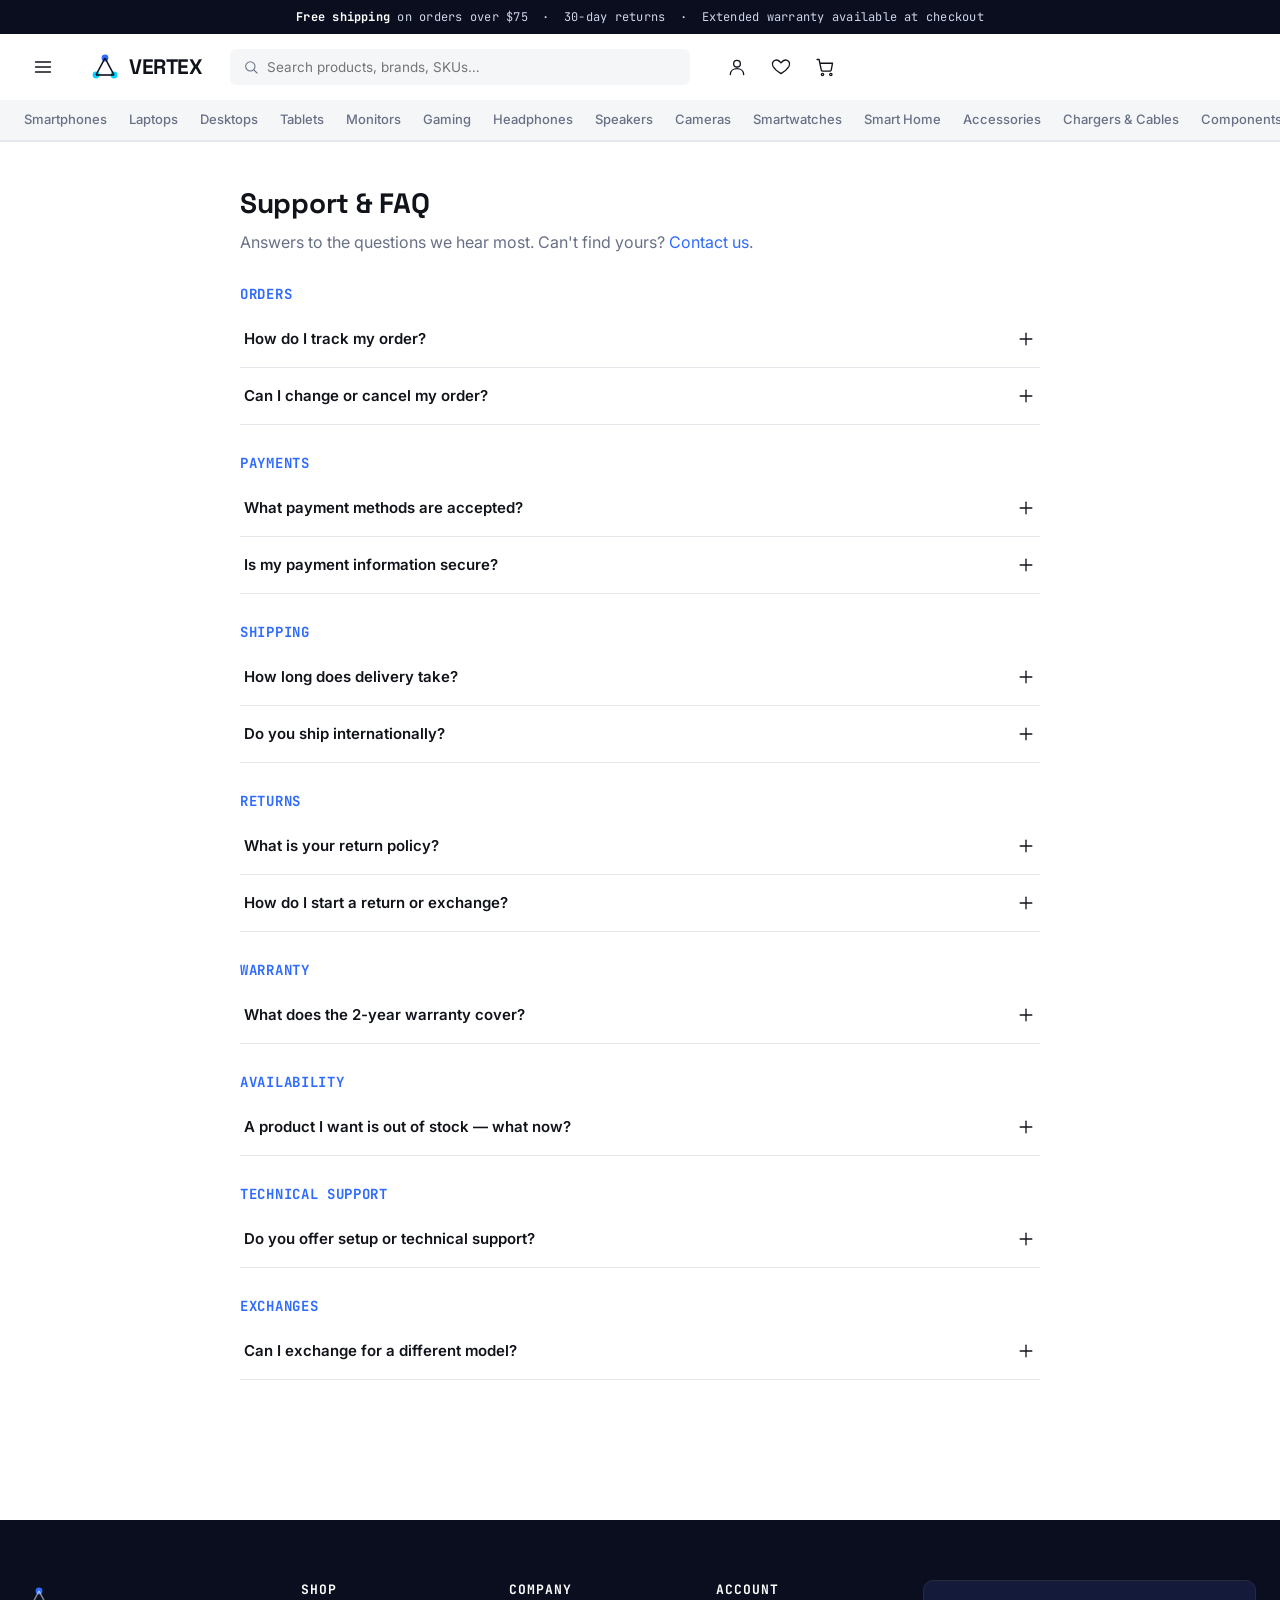
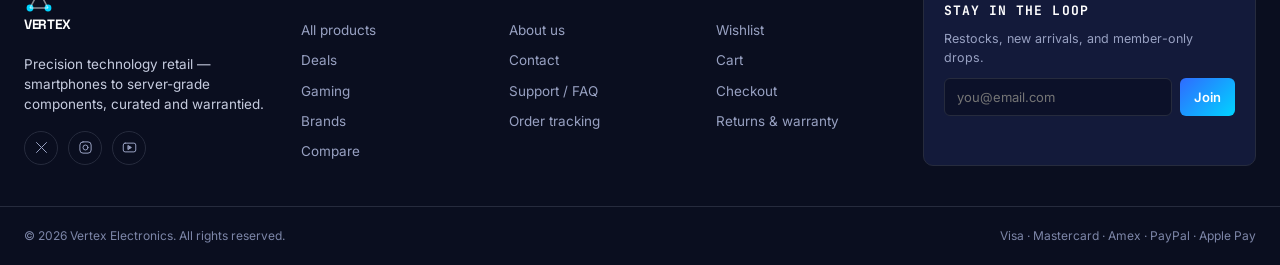
<file: faq.html>
<!DOCTYPE html>
<html lang="en">
<head>
  <meta charset="UTF-8">
  <meta name="viewport" content="width=device-width, initial-scale=1.0">
  <title>Support & FAQ — Vertex Electronics</title>
  <link rel="preconnect" href="https://fonts.googleapis.com">
  <link href="https://fonts.googleapis.com/css2?family=Space+Grotesk:wght@400;500;600;700&family=Inter:wght@400;500;600;700&family=JetBrains+Mono:wght@400;500;600;700&display=swap" rel="stylesheet">
  <link rel="stylesheet" href="assets/style.css">
</head>
<body>
  <div id="announce">
    <b>Free shipping</b> 
    on orders over $75 &nbsp;·&nbsp; 30-day returns &nbsp;·&nbsp; Extended warranty available at checkout
  </div>
  
  <div id="navbar">
    <div class="nav-inner">
      <button class="mobile-toggle nav-icon-btn" id="btn-mobile-menu" aria-label="Open menu">
        <svg class="icon" viewBox="0 0 24 24">
          <line x1="3" y1="6" x2="21" y2="6"/>
          <line x1="3" y1="12" x2="21" y2="12"/>
          <line x1="3" y1="18" x2="21" y2="18"/>
        </svg>
      </button>
      
      <a href="index.html" class="logo">
        <svg class="logo-mark" viewBox="0 0 30 30">
          <circle cx="15" cy="6" r="3.4" fill="#2f6bff"/>
          <circle cx="6" cy="23" r="3.4" fill="#00d4ff"/>
          <circle cx="24" cy="23" r="3.4" fill="#00d4ff"/>
          <line x1="15" y1="6" x2="6" y2="23" stroke="#0a0e1f" stroke-width="1.6"/>
          <line x1="15" y1="6" x2="24" y2="23" stroke="#0a0e1f" stroke-width="1.6"/>
          <line x1="6" y1="23" x2="24" y2="23" stroke="#0a0e1f" stroke-width="1.6"/>
        </svg>
        VERTEX
      </a>
      
      <div class="nav-links" id="nav-links">
        <a href="index.html">Home</a>
        <a href="shop.html">Shop</a>
        <a href="category.html?id=laptops">Laptops</a>
        <a href="category.html?id=smartphones">Phones</a>
        <a href="gaming.html">Gaming</a>
        <a href="deals.html">Deals</a>
        <a href="brands.html">Brands</a>
        <a href="about.html">About</a>
      </div>
      
      <div class="search-box">
        <svg class="icon" style="width:16px;height:16px;color:var(--muted)" viewBox="0 0 24 24">
          <circle cx="11" cy="11" r="7"/>
          <line x1="21" y1="21" x2="16.65" y2="16.65"/>
        </svg>
        <input id="search-input" type="text" placeholder="Search products, brands, SKUs…" aria-label="Search">
      </div>
      
      <div class="nav-icons">
        <button class="nav-icon-btn" id="btn-search-mobile" aria-label="Search" style="display:none">
          <svg class="icon" viewBox="0 0 24 24"><circle cx="11" cy="11" r="7"/><line x1="21" y1="21" x2="16.65" y2="16.65"/></svg>
        </button>
        
        <a href="account.html" class="nav-icon-btn" aria-label="Account">
          <svg class="icon" viewBox="0 0 24 24">
            <circle cx="12" cy="8" r="4"/>
            <path d="M4 21c0-4.4 3.6-7 8-7s8 2.6 8 7"/>
          </svg>
        </a>
        
        <a href="wishlist.html" class="nav-icon-btn" aria-label="Wishlist">
          <svg class="icon" viewBox="0 0 24 24">
            <path d="M12 20s-7-4.3-9.5-8.6C.7 8 2 4.5 5.4 3.7 8 3.1 10 4.3 12 7c2-2.7 4-3.9 6.6-3.3C22 4.5 23.3 8 21.5 11.4 19 15.7 12 20 12 20z"/>
          </svg>
          <span class="count-dot" id="wishlist-count" style="display:none">0</span>
        </a>
        
        <a href="cart.html" class="nav-icon-btn" aria-label="Cart">
          <svg class="icon" viewBox="0 0 24 24">
            <circle cx="9" cy="21" r="1.4"/>
            <circle cx="19" cy="21" r="1.4"/>
            <path d="M2.5 3h2.4l2.6 12.4a2 2 0 0 0 2 1.6h8a2 2 0 0 0 2-1.6L21 7.5H6"/>
          </svg>
          <span class="count-dot" id="cart-count" style="display:none">0</span>
        </a>
      </div>
    </div>
    
    <div id="catbar">
      <div class="catbar-inner" id="catbar-inner"></div>
    </div>
  </div>
  
  <div class="overlay" id="overlay"></div>
  <div id="mobile-menu">
    <div style="display:flex;justify-content:space-between;align-items:center;margin-bottom:20px;">
      <span style="font-family:var(--font-display);font-weight:700;font-size:18px;">Menu</span>
      <button id="btn-close-mobile" style="width:30px;height:30px;background:var(--grey);border-radius:50%;">✕</button>
    </div>
    
    <div style="display:flex;flex-direction:column;gap:2px;font-size:15px;font-weight:500;" id="mobile-menu-links"></div>
  </div>
  
  <main id="app"></main>
  
  <div id="quickview">
    <div class="qv-box" id="qv-content" style="position:relative;"></div>
  </div>
  
  <div id="toast-wrap"></div>
  
  <footer>
    <div class="circuit-bg" id="footer-circuit"></div>
    <div class="foot-top">
      <div>
        <a href="index.html" class="logo" style="color:#fff;margin-bottom:14px;">
          <svg class="logo-mark" viewBox="0 0 30 30">
            <circle cx="15" cy="6" r="3.4" fill="#2f6bff"/>
            <circle cx="6" cy="23" r="3.4" fill="#00d4ff"/>
            <circle cx="24" cy="23" r="3.4" fill="#00d4ff"/>
            <line x1="15" y1="6" x2="6" y2="23" stroke="#fff" stroke-width="1.6" opacity=".5"/>
            <line x1="15" y1="6" x2="24" y2="23" stroke="#fff" stroke-width="1.6" opacity=".5"/>
            <line x1="6" y1="23" x2="24" y2="23" stroke="#fff" stroke-width="1.6" opacity=".5"/>
          </svg>
           VERTEX
          </a>
          
          <p style="font-size:13.5px; max-width:260px; margin-top:6px;">
            Precision technology retail — smartphones to server-grade components, curated and warrantied.
          </p>
          
          <div class="social-row">
            <a href="#" aria-label="X">
              <svg class="icon" style="width:15px;height:15px" viewBox="0 0 24 24">
                <path d="M4 4l16 16M20 4L4 20"/>
              </svg>
            </a>
            
            <a href="#" aria-label="Instagram">
              <svg class="icon" style="width:15px;height:15px" viewBox="0 0 24 24">
                <rect x="3" y="3" width="18" height="18" rx="5"/>
                <circle cx="12" cy="12" r="4"/>
              </svg>
            </a>
            
            <a href="#" aria-label="YouTube">
              <svg class="icon" style="width:15px;height:15px" viewBox="0 0 24 24">
                <rect x="2" y="5" width="20" height="14" rx="3"/>
                <path d="M10 9l5 3-5 3z" fill="currentColor"/>
              </svg>
            </a>
          </div>
        </div>

      <div>
        <h4>Shop</h4>
        <a href="shop.html">All products</a>
        <a href="deals.html">Deals</a>
        <a href="gaming.html">Gaming</a>
        <a href="brands.html">Brands</a>
        <a href="compare.html">Compare</a>
      </div>
      
      <div>
        <h4>Company</h4>
        <a href="about.html">About us</a>
        <a href="contact.html">Contact</a>
        <a href="faq.html">Support / FAQ</a>
        <a href="faq.html">Order tracking</a>
      </div>
      
      <div>
        <h4>Account</h4>
        <a href="wishlist.html">Wishlist</a>
        <a href="cart.html">Cart</a>
        <a href="checkout.html">Checkout</a>
        <a href="faq.html">Returns &amp; warranty</a>
      </div>
      
      <div class="newsletter-box">
        <h4 style="margin:0;">Stay in the loop</h4>
        <p style="font-size:12.5px;color:#98a1c2;">
          Restocks, new arrivals, and member-only drops.
        </p>
        
        <form id="newsletter-form" onsubmit="event.preventDefault();toast('Subscribed — welcome to Vertex.','mail');this.reset();">
          <input type="email" placeholder="you@email.com" required>
          <button class="btn btn-primary btn-sm" type="submit">Join</button>
        </form>
      </div>
    </div>
    
    <div class="foot-bottom">
      <span>© 2026 Vertex Electronics. All rights reserved.</span>
      <span>Visa · Mastercard · Amex · PayPal · Apple Pay</span>
    </div>
  </footer>
  <script src="assets/script.js"></script>
  <script>
  window.CURRENT_PAGE = 'faq';
  window.renderCurrentPage = function(){
    return pageFAQ();
    };
  </script>
</body>
</html>
</file>
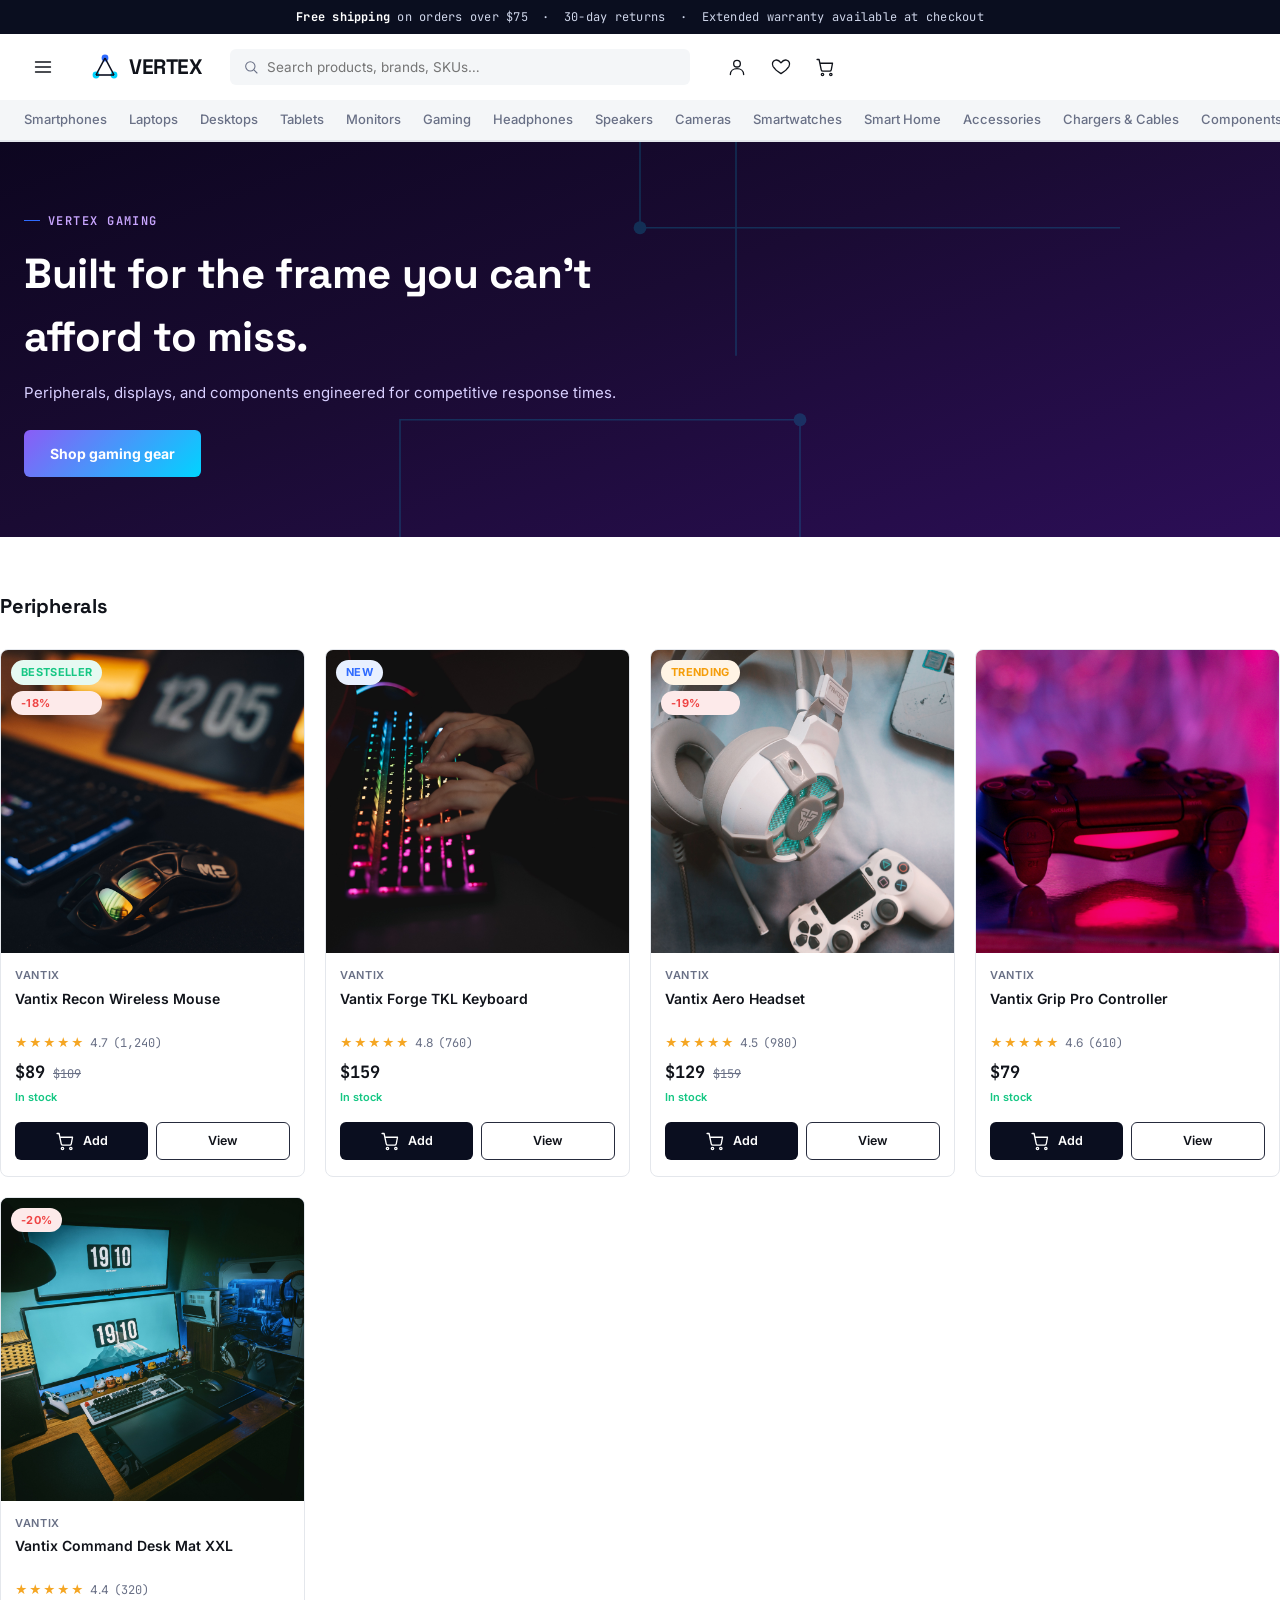
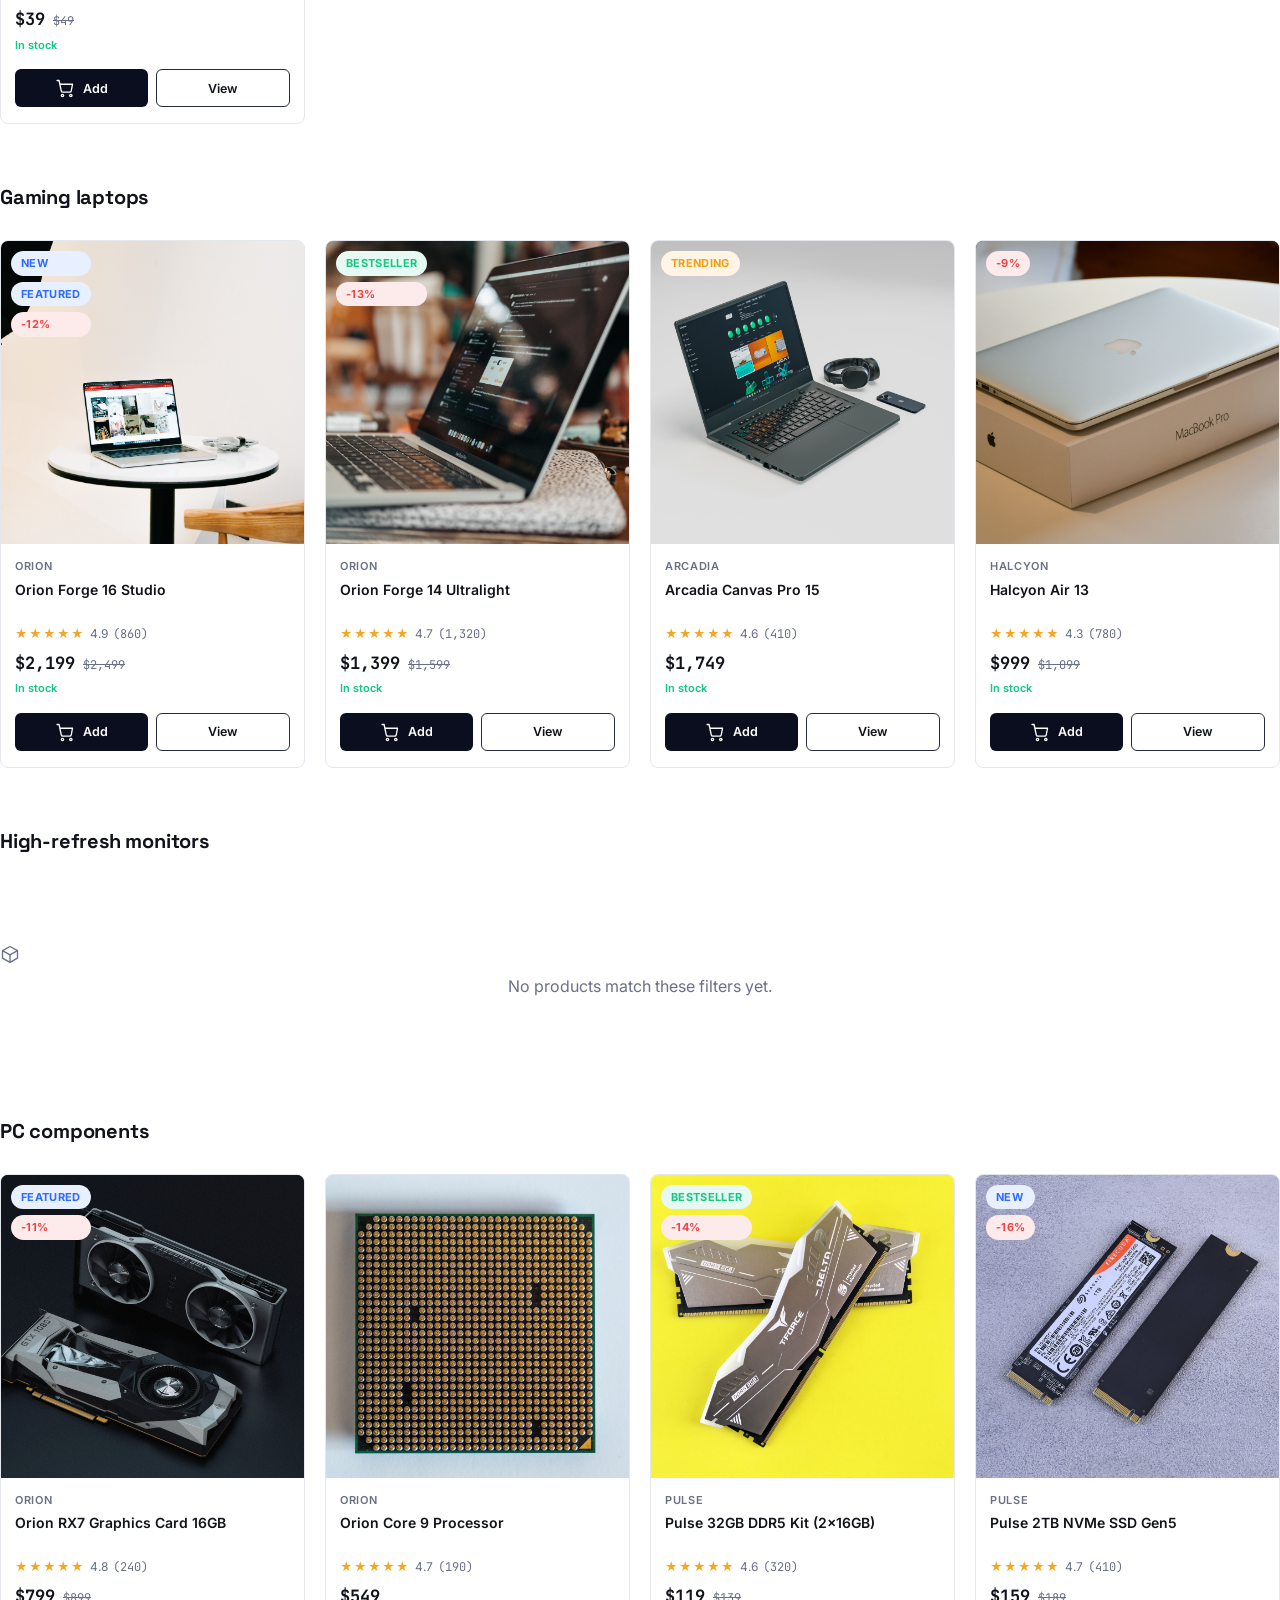
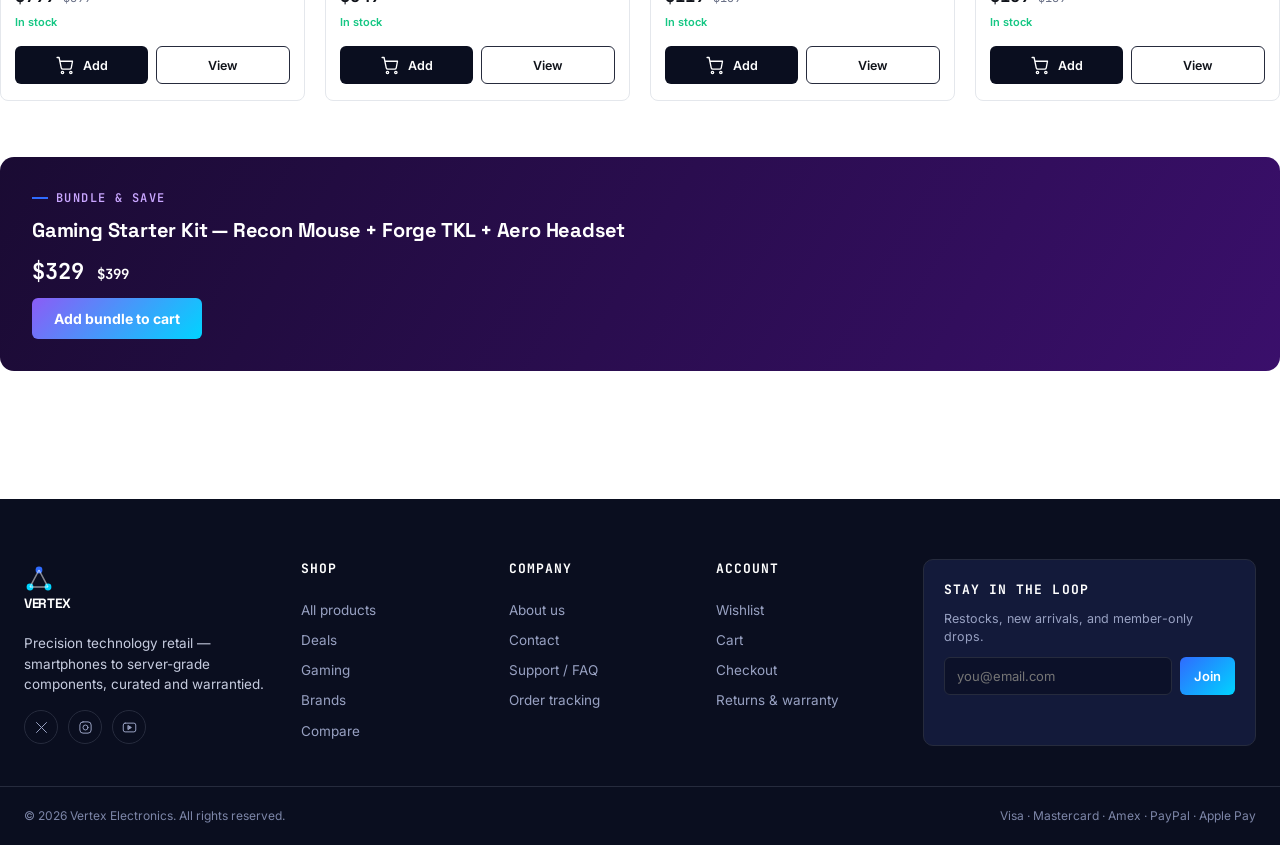
<file: gaming.html>
<!DOCTYPE html>
<html lang="en">
<head>
<meta charset="UTF-8">
<meta name="viewport" content="width=device-width, initial-scale=1.0">
<title>Gaming — Vertex Electronics</title>
<link rel="preconnect" href="https://fonts.googleapis.com">
<link href="https://fonts.googleapis.com/css2?family=Space+Grotesk:wght@400;500;600;700&family=Inter:wght@400;500;600;700&family=JetBrains+Mono:wght@400;500;600;700&display=swap" rel="stylesheet">
<link rel="stylesheet" href="assets/style.css">
</head>
<body>
  <div id="announce">
    <b>Free shipping</b> 
    on orders over $75 &nbsp;·&nbsp; 30-day returns &nbsp;·&nbsp; Extended warranty available at checkout
  </div>
  
  <div id="navbar">
    <div class="nav-inner">
      <button class="mobile-toggle nav-icon-btn" id="btn-mobile-menu" aria-label="Open menu">
        <svg class="icon" viewBox="0 0 24 24">
          <line x1="3" y1="6" x2="21" y2="6"/>
          <line x1="3" y1="12" x2="21" y2="12"/>
          <line x1="3" y1="18" x2="21" y2="18"/>
        </svg>
      </button>
      
      <a href="index.html" class="logo">
        <svg class="logo-mark" viewBox="0 0 30 30">
          <circle cx="15" cy="6" r="3.4" fill="#2f6bff"/>
          <circle cx="6" cy="23" r="3.4" fill="#00d4ff"/>
          <circle cx="24" cy="23" r="3.4" fill="#00d4ff"/>
          <line x1="15" y1="6" x2="6" y2="23" stroke="#0a0e1f" stroke-width="1.6"/>
          <line x1="15" y1="6" x2="24" y2="23" stroke="#0a0e1f" stroke-width="1.6"/>
          <line x1="6" y1="23" x2="24" y2="23" stroke="#0a0e1f" stroke-width="1.6"/>
        </svg>
        VERTEX
      </a>
      
      <div class="nav-links" id="nav-links">
        <a href="index.html">Home</a>
        <a href="shop.html">Shop</a>
        <a href="category.html?id=laptops">Laptops</a>
        <a href="category.html?id=smartphones">Phones</a>
        <a href="gaming.html">Gaming</a>
        <a href="deals.html">Deals</a>
        <a href="brands.html">Brands</a>
        <a href="about.html">About</a>
      </div>
      
      <div class="search-box">
        <svg class="icon" style="width:16px;height:16px;color:var(--muted)" viewBox="0 0 24 24">
          <circle cx="11" cy="11" r="7"/>
          <line x1="21" y1="21" x2="16.65" y2="16.65"/>
        </svg>
        <input id="search-input" type="text" placeholder="Search products, brands, SKUs…" aria-label="Search">
      </div>
      <div class="nav-icons">
        <button class="nav-icon-btn" id="btn-search-mobile" aria-label="Search" style="display:none">
          <svg class="icon" viewBox="0 0 24 24">
            <circle cx="11" cy="11" r="7"/>
            <line x1="21" y1="21" x2="16.65" y2="16.65"/>
          </svg>
        </button>
        
        <a href="account.html" class="nav-icon-btn" aria-label="Account">
          <svg class="icon" viewBox="0 0 24 24">
            <circle cx="12" cy="8" r="4"/>
            <path d="M4 21c0-4.4 3.6-7 8-7s8 2.6 8 7"/>
          </svg>
        </a>
        
        <a href="wishlist.html" class="nav-icon-btn" aria-label="Wishlist">
          <svg class="icon" viewBox="0 0 24 24">
            <path d="M12 20s-7-4.3-9.5-8.6C.7 8 2 4.5 5.4 3.7 8 3.1 10 4.3 12 7c2-2.7 4-3.9 6.6-3.3C22 4.5 23.3 8 21.5 11.4 19 15.7 12 20 12 20z"/>
          </svg>
          <span class="count-dot" id="wishlist-count" style="display:none">0</span>
        </a>
        
        <a href="cart.html" class="nav-icon-btn" aria-label="Cart">
          <svg class="icon" viewBox="0 0 24 24">
            <circle cx="9" cy="21" r="1.4"/>
            <circle cx="19" cy="21" r="1.4"/>
            <path d="M2.5 3h2.4l2.6 12.4a2 2 0 0 0 2 1.6h8a2 2 0 0 0 2-1.6L21 7.5H6"/>
          </svg>
          <span class="count-dot" id="cart-count" style="display:none">0</span>
        </a>
      </div>
    </div>
    
    <div id="catbar">
      <div class="catbar-inner" id="catbar-inner"></div>
    </div>
  </div>
  
  <div class="overlay" id="overlay"></div>
  <div id="mobile-menu">
    <div style="display:flex;justify-content:space-between;align-items:center;margin-bottom:20px;">
      <span style="font-family:var(--font-display);font-weight:700;font-size:18px;">Menu</span>
      <button id="btn-close-mobile" style="width:30px;height:30px;background:var(--grey);border-radius:50%;">✕</button>
    </div>
    <div style="display:flex;flex-direction:column;gap:2px;font-size:15px;font-weight:500;" id="mobile-menu-links"></div>
  </div>
  
  <main id="app"></main>
  <div id="quickview">
    <div class="qv-box" id="qv-content" style="position:relative;"></div>
  </div>
  
  <div id="toast-wrap"></div>
  
  <footer>
    <div class="circuit-bg" id="footer-circuit"></div>
    <div class="foot-top">
      <div>
        <a href="index.html" class="logo" style="color:#fff;margin-bottom:14px;">
          <svg class="logo-mark" viewBox="0 0 30 30">
            <circle cx="15" cy="6" r="3.4" fill="#2f6bff"/>
            <circle cx="6" cy="23" r="3.4" fill="#00d4ff"/>
            <circle cx="24" cy="23" r="3.4" fill="#00d4ff"/>
            <line x1="15" y1="6" x2="6" y2="23" stroke="#fff" stroke-width="1.6" opacity=".5"/>
            <line x1="15" y1="6" x2="24" y2="23" stroke="#fff" stroke-width="1.6" opacity=".5"/>
            <line x1="6" y1="23" x2="24" y2="23" stroke="#fff" stroke-width="1.6" opacity=".5"/>
          </svg>
          VERTEX
        </a>
        <p style="font-size:13.5px; max-width:260px; margin-top:6px;">
          Precision technology retail — smartphones to server-grade components, curated and warrantied.
        </p>
        
        <div class="social-row">
          <a href="#" aria-label="X">
            <svg class="icon" style="width:15px;height:15px" viewBox="0 0 24 24">
              <path d="M4 4l16 16M20 4L4 20"/>
            </svg>
          </a>
          
          <a href="#" aria-label="Instagram">
            <svg class="icon" style="width:15px;height:15px" viewBox="0 0 24 24">
              <rect x="3" y="3" width="18" height="18" rx="5"/>
              <circle cx="12" cy="12" r="4"/>
            </svg>
          </a>
          
          <a href="#" aria-label="YouTube">
            <svg class="icon" style="width:15px;height:15px" viewBox="0 0 24 24">
              <rect x="2" y="5" width="20" height="14" rx="3"/>
              <path d="M10 9l5 3-5 3z" fill="currentColor"/>
            </svg>
          </a>
        </div>
      </div>
    <div>
      
      <h4>Shop</h4>
      <a href="shop.html">All products</a>
      <a href="deals.html">Deals</a>
      <a href="gaming.html">Gaming</a>
      <a href="brands.html">Brands</a>
      <a href="compare.html">Compare</a>
    </div>
    <div>
      <h4>Company</h4>
      <a href="about.html">About us</a>
      <a href="contact.html">Contact</a>
      <a href="faq.html">Support / FAQ</a>
      <a href="faq.html">Order tracking</a>
    </div>
    <div>
      <h4>Account</h4>
      <a href="wishlist.html">Wishlist</a>
      <a href="cart.html">Cart</a>
      <a href="checkout.html">Checkout</a>
      <a href="faq.html">Returns &amp; warranty</a>
    </div>
    <div class="newsletter-box">
      <h4 style="margin:0;">Stay in the loop</h4>
      <p style="font-size:12.5px;color:#98a1c2;">Restocks, new arrivals, and member-only drops.</p>
      <form id="newsletter-form" onsubmit="event.preventDefault();toast('Subscribed — welcome to Vertex.','mail');this.reset();">
        <input type="email" placeholder="you@email.com" required>
        <button class="btn btn-primary btn-sm" type="submit">Join</button>
      </form>
    </div>
  </div>
  <div class="foot-bottom">
    <span>© 2026 Vertex Electronics. All rights reserved.</span>
    <span>Visa · Mastercard · Amex · PayPal · Apple Pay</span>
  </div>
</footer>


<script src="assets/script.js"></script>
<script>
window.CURRENT_PAGE = 'gaming';
window.renderCurrentPage = function(){
  return pageGaming();
};
</script>
</body>
</html>
</file>
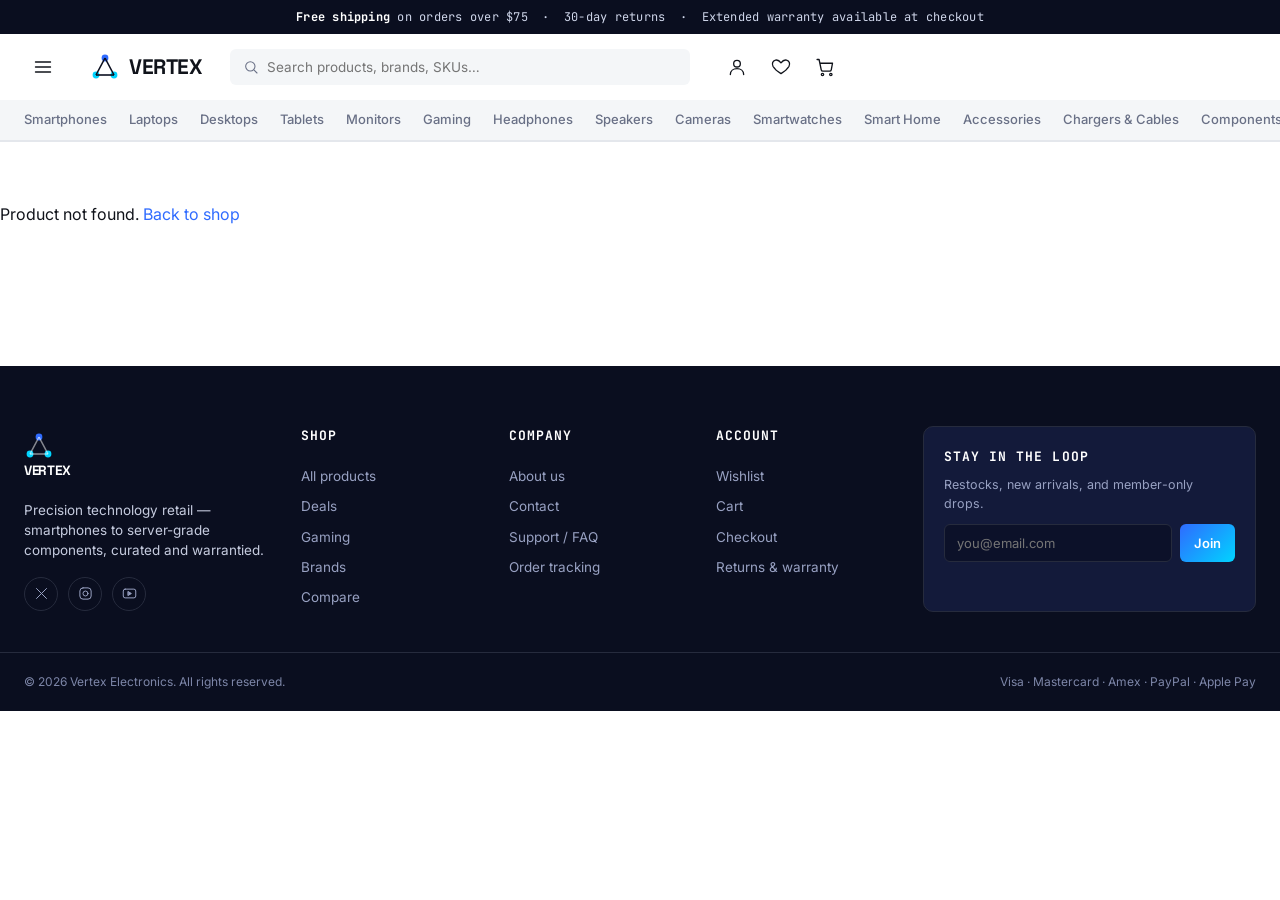
<file: product.html>
<!DOCTYPE html>
<html lang="en">
<head>
  <meta charset="UTF-8">
  <meta name="viewport" content="width=device-width, initial-scale=1.0">
  <title>Product — Vertex Electronics</title>
  <link rel="preconnect" href="https://fonts.googleapis.com">
  <link href="https://fonts.googleapis.com/css2?family=Space+Grotesk:wght@400;500;600;700&family=Inter:wght@400;500;600;700&family=JetBrains+Mono:wght@400;500;600;700&display=swap" rel="stylesheet">
  <link rel="stylesheet" href="assets/style.css">
</head>
<body>
  
  <div id="announce">
    <b>Free shipping</b> 
    on orders over $75 &nbsp;·&nbsp; 30-day returns &nbsp;·&nbsp; Extended warranty available at checkout
  </div>
  <div id="navbar">
    <div class="nav-inner">
      <button class="mobile-toggle nav-icon-btn" id="btn-mobile-menu" aria-label="Open menu">
        <svg class="icon" viewBox="0 0 24 24">
          <line x1="3" y1="6" x2="21" y2="6"/>
          <line x1="3" y1="12" x2="21" y2="12"/>
          <line x1="3" y1="18" x2="21" y2="18"/>
        </svg>
      </button>
      
      <a href="index.html" class="logo">
        <svg class="logo-mark" viewBox="0 0 30 30">
          <circle cx="15" cy="6" r="3.4" fill="#2f6bff"/>
          <circle cx="6" cy="23" r="3.4" fill="#00d4ff"/>
          <circle cx="24" cy="23" r="3.4" fill="#00d4ff"/>
          <line x1="15" y1="6" x2="6" y2="23" stroke="#0a0e1f" stroke-width="1.6"/>
          <line x1="15" y1="6" x2="24" y2="23" stroke="#0a0e1f" stroke-width="1.6"/>
          <line x1="6" y1="23" x2="24" y2="23" stroke="#0a0e1f" stroke-width="1.6"/>
        </svg>
        VERTEX
      </a>
      
      <div class="nav-links" id="nav-links">
        <a href="index.html">Home</a>
        <a href="shop.html">Shop</a>
        <a href="category.html?id=laptops">Laptops</a>
        <a href="category.html?id=smartphones">Phones</a>
        <a href="gaming.html">Gaming</a>
        <a href="deals.html">Deals</a>
        <a href="brands.html">Brands</a>
        <a href="about.html">About</a>
      </div>
      
      <div class="search-box">
        <svg class="icon" style="width:16px;height:16px;color:var(--muted)" viewBox="0 0 24 24">
          <circle cx="11" cy="11" r="7"/>
          <line x1="21" y1="21" x2="16.65" y2="16.65"/>
        </svg>
        <input id="search-input" type="text" placeholder="Search products, brands, SKUs…" aria-label="Search">
      </div>
      
      <div class="nav-icons">
        <button class="nav-icon-btn" id="btn-search-mobile" aria-label="Search" style="display:none">
          <svg class="icon" viewBox="0 0 24 24">
            <circle cx="11" cy="11" r="7"/>
            <line x1="21" y1="21" x2="16.65" y2="16.65"/>
          </svg>
        </button>
        
        <a href="account.html" class="nav-icon-btn" aria-label="Account">
          <svg class="icon" viewBox="0 0 24 24">
            <circle cx="12" cy="8" r="4"/>
            <path d="M4 21c0-4.4 3.6-7 8-7s8 2.6 8 7"/>
          </svg>
        </a>
        
        <a href="wishlist.html" class="nav-icon-btn" aria-label="Wishlist">
          <svg class="icon" viewBox="0 0 24 24">
            <path d="M12 20s-7-4.3-9.5-8.6C.7 8 2 4.5 5.4 3.7 8 3.1 10 4.3 12 7c2-2.7 4-3.9 6.6-3.3C22 4.5 23.3 8 21.5 11.4 19 15.7 12 20 12 20z"/>
          </svg>
          <span class="count-dot" id="wishlist-count" style="display:none">0</span>
        </a>
        
        <a href="cart.html" class="nav-icon-btn" aria-label="Cart">
          <svg class="icon" viewBox="0 0 24 24">
            <circle cx="9" cy="21" r="1.4"/>
            <circle cx="19" cy="21" r="1.4"/>
            <path d="M2.5 3h2.4l2.6 12.4a2 2 0 0 0 2 1.6h8a2 2 0 0 0 2-1.6L21 7.5H6"/>
          </svg>
          <span class="count-dot" id="cart-count" style="display:none">0</span>
        </a>
      </div>
    </div>
    
    <div id="catbar">
      <div class="catbar-inner" id="catbar-inner"></div>
    </div>
  </div>
  
  <div class="overlay" id="overlay"></div>
  <div id="mobile-menu">
    <div style="display:flex;justify-content:space-between;align-items:center;margin-bottom:20px;">
      <span style="font-family:var(--font-display);font-weight:700;font-size:18px;">Menu</span>
      <button id="btn-close-mobile" style="width:30px;height:30px;background:var(--grey);border-radius:50%;">✕</button>
    </div>
    <div style="display:flex;flex-direction:column;gap:2px;font-size:15px;font-weight:500;" id="mobile-menu-links"></div>
  </div>

  <main id="app"></main>
  <div id="quickview">
    <div class="qv-box" id="qv-content" style="position:relative;"></div>
  </div>
  
  <div id="toast-wrap"></div>
  <footer>
    <div class="circuit-bg" id="footer-circuit"></div>
    <div class="foot-top">
      <div>
        <a href="index.html" class="logo" style="color:#fff;margin-bottom:14px;">
          <svg class="logo-mark" viewBox="0 0 30 30">
            <circle cx="15" cy="6" r="3.4" fill="#2f6bff"/>
            <circle cx="6" cy="23" r="3.4" fill="#00d4ff"/>
            <circle cx="24" cy="23" r="3.4" fill="#00d4ff"/>
            <line x1="15" y1="6" x2="6" y2="23" stroke="#fff" stroke-width="1.6" opacity=".5"/>
            <line x1="15" y1="6" x2="24" y2="23" stroke="#fff" stroke-width="1.6" opacity=".5"/>
            <line x1="6" y1="23" x2="24" y2="23" stroke="#fff" stroke-width="1.6" opacity=".5"/>
          </svg>
          VERTEX
        </a>
        <p style="font-size:13.5px; max-width:260px; margin-top:6px;">
          Precision technology retail — smartphones to server-grade components, curated and warrantied.
        </p>
        
        <div class="social-row">
          <a href="#" aria-label="X">
            <svg class="icon" style="width:15px;height:15px" viewBox="0 0 24 24">
              <path d="M4 4l16 16M20 4L4 20"/>
            </svg>
          </a>
          
          <a href="#" aria-label="Instagram">
            <svg class="icon" style="width:15px;height:15px" viewBox="0 0 24 24">
              <rect x="3" y="3" width="18" height="18" rx="5"/>
              <circle cx="12" cy="12" r="4"/>
            </svg>
          </a>
          
          <a href="#" aria-label="YouTube">
            <svg class="icon" style="width:15px;height:15px" viewBox="0 0 24 24">
              <rect x="2" y="5" width="20" height="14" rx="3"/>
              <path d="M10 9l5 3-5 3z" fill="currentColor"/>
            </svg>
          </a>
        </div>
      </div>
      
      <div>
        <h4>Shop</h4>
        <a href="shop.html">All products</a>
        <a href="deals.html">Deals</a>
        <a href="gaming.html">Gaming</a>
        <a href="brands.html">Brands</a>
        <a href="compare.html">Compare</a>
      </div>
      
      <div>
        <h4>Company</h4>
        <a href="about.html">About us</a>
        <a href="contact.html">Contact</a>
        <a href="faq.html">Support / FAQ</a>
        <a href="faq.html">Order tracking</a>
      </div>
      
      <div>
        <h4>Account</h4>
        <a href="wishlist.html">Wishlist</a>
        <a href="cart.html">Cart</a>
        <a href="checkout.html">Checkout</a>
        <a href="faq.html">Returns &amp; warranty</a>
      </div>
      
      <div class="newsletter-box">
        <h4 style="margin:0;">Stay in the loop</h4>
        <p style="font-size:12.5px;color:#98a1c2;">
          Restocks, new arrivals, and member-only drops.
        </p>
        <form id="newsletter-form" onsubmit="event.preventDefault();toast('Subscribed — welcome to Vertex.','mail');this.reset();">
          <input type="email" placeholder="you@email.com" required>
          <button class="btn btn-primary btn-sm" type="submit">Join</button>
        </form>
      </div>
    </div>
    <div class="foot-bottom">
      <span>© 2026 Vertex Electronics. All rights reserved.</span>
      <span>Visa · Mastercard · Amex · PayPal · Apple Pay</span>
    </div>
  </footer>
  
  <script src="assets/script.js"></script>
  <script>
  window.CURRENT_PAGE = 'product';
  window.renderCurrentPage = function(){
    const params = new URLSearchParams(location.search);
    return pageProduct(params.get('id')||'');
    };
  </script>
</body>
</html>
</file>
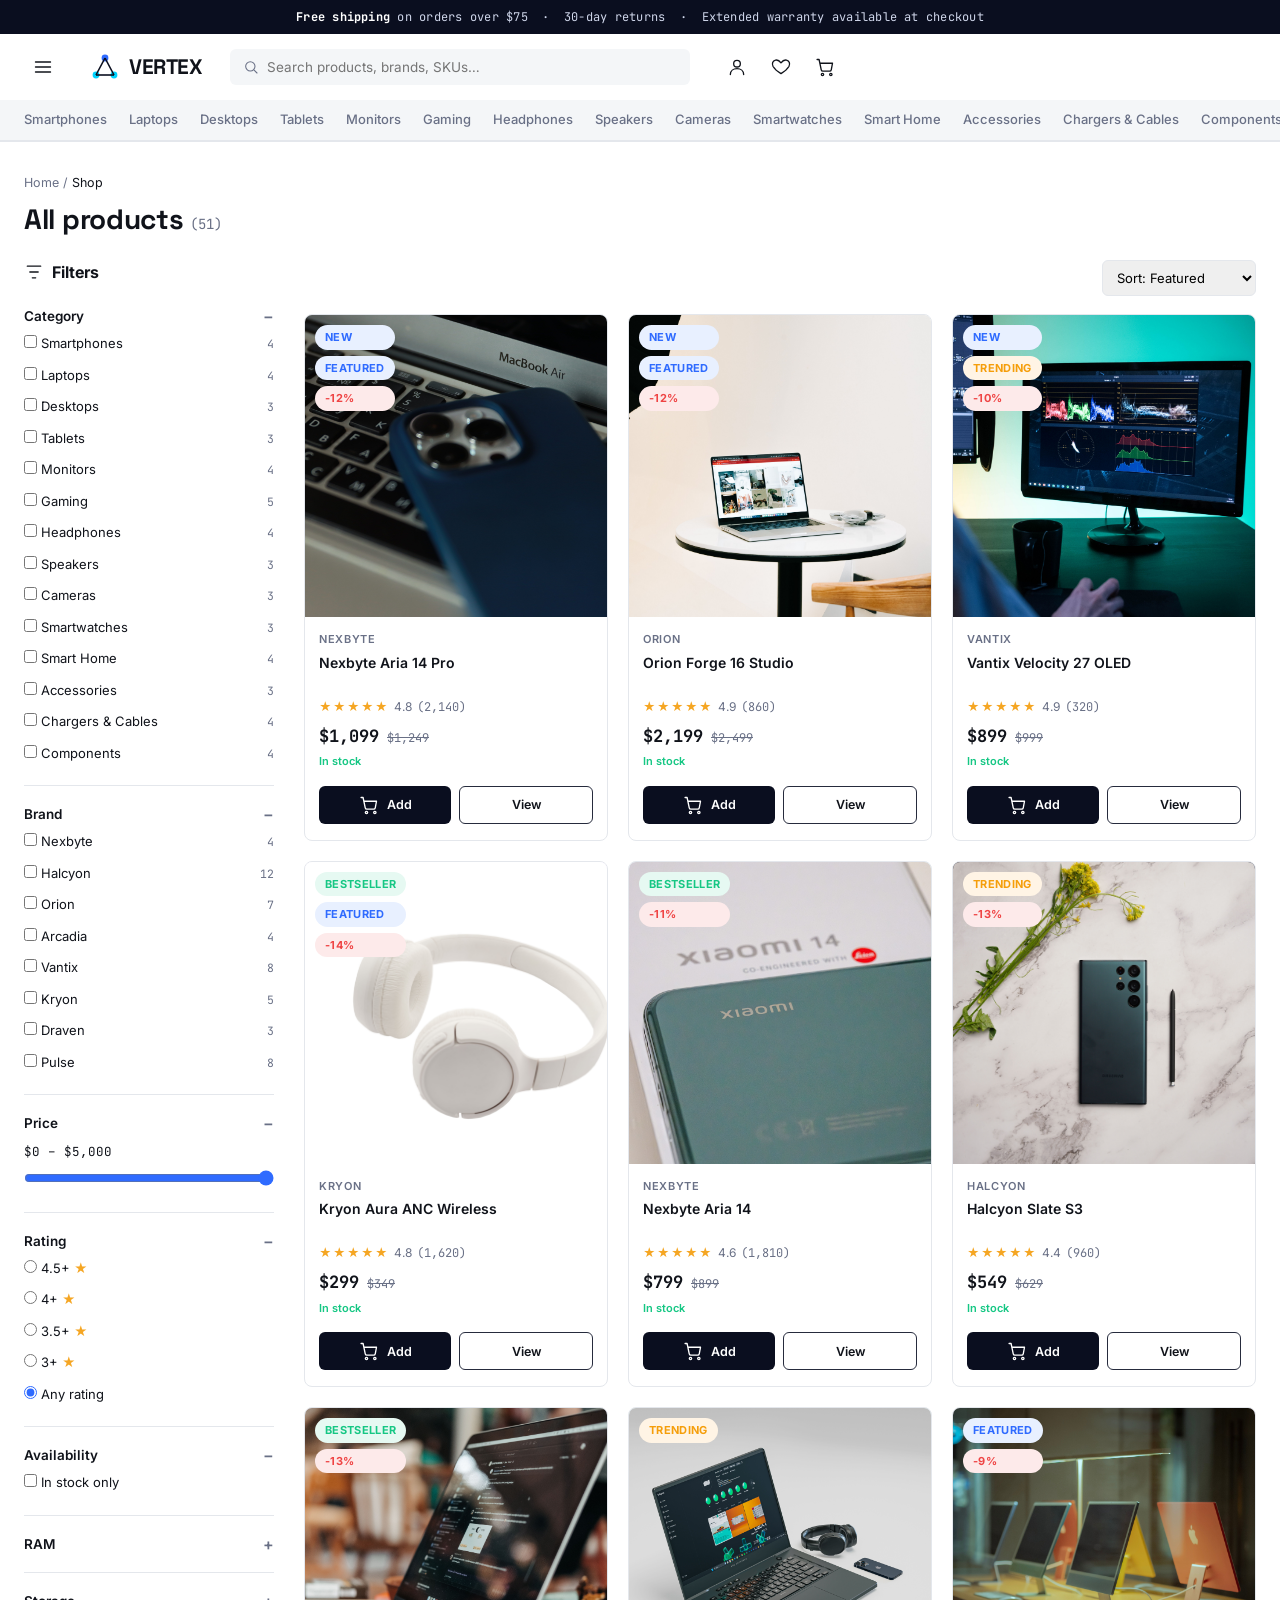
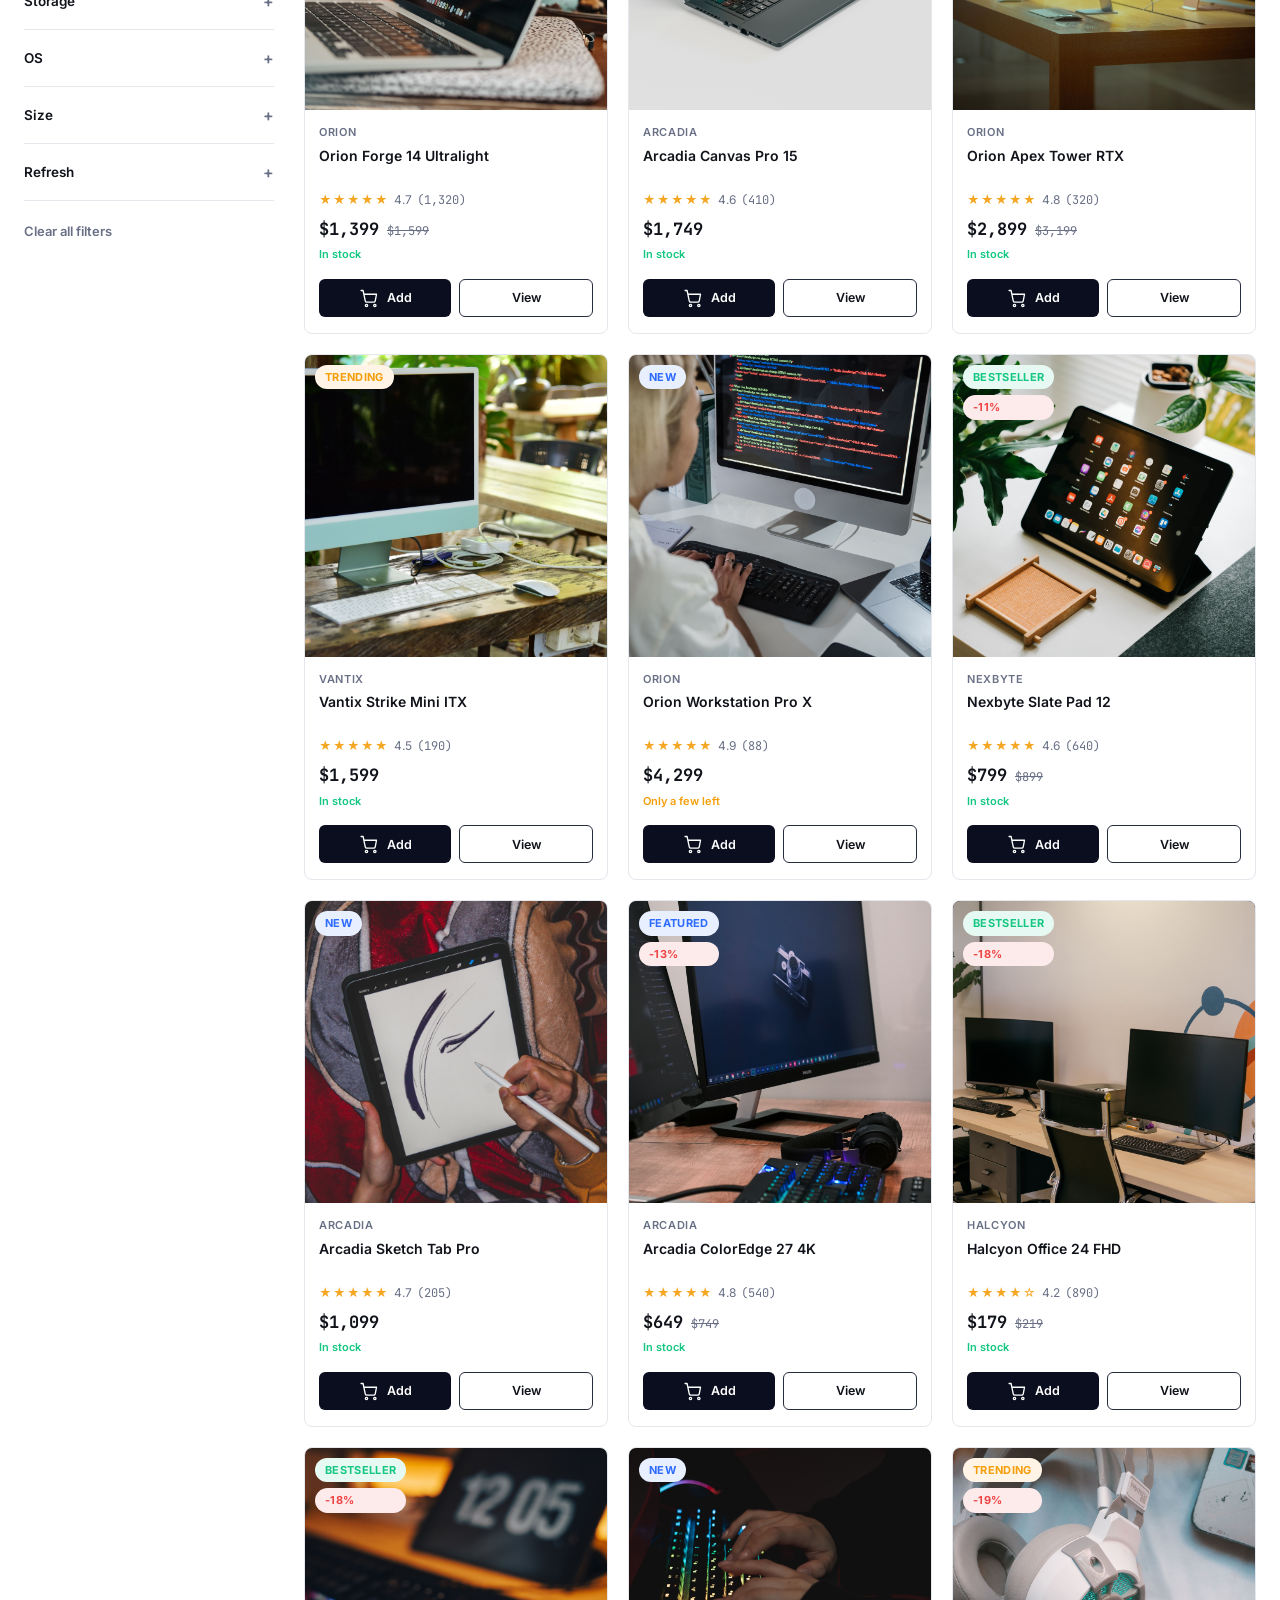
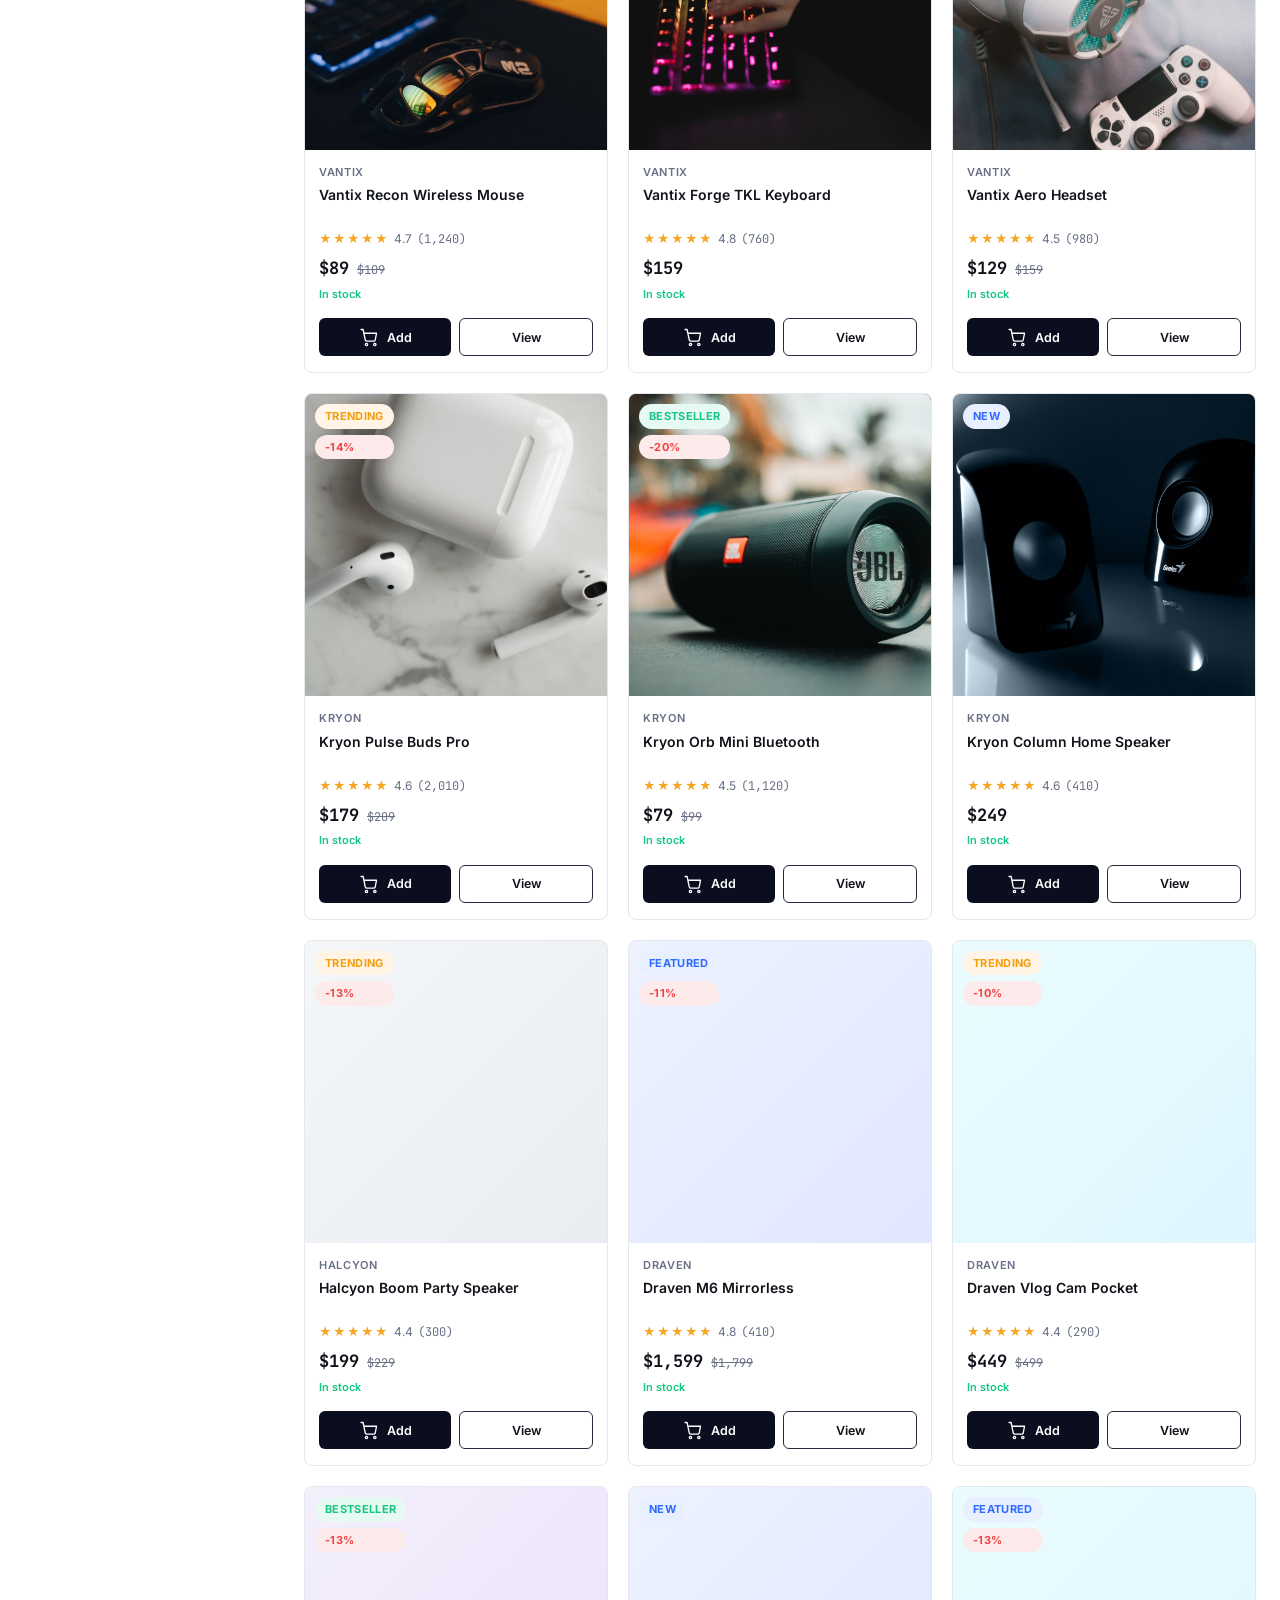
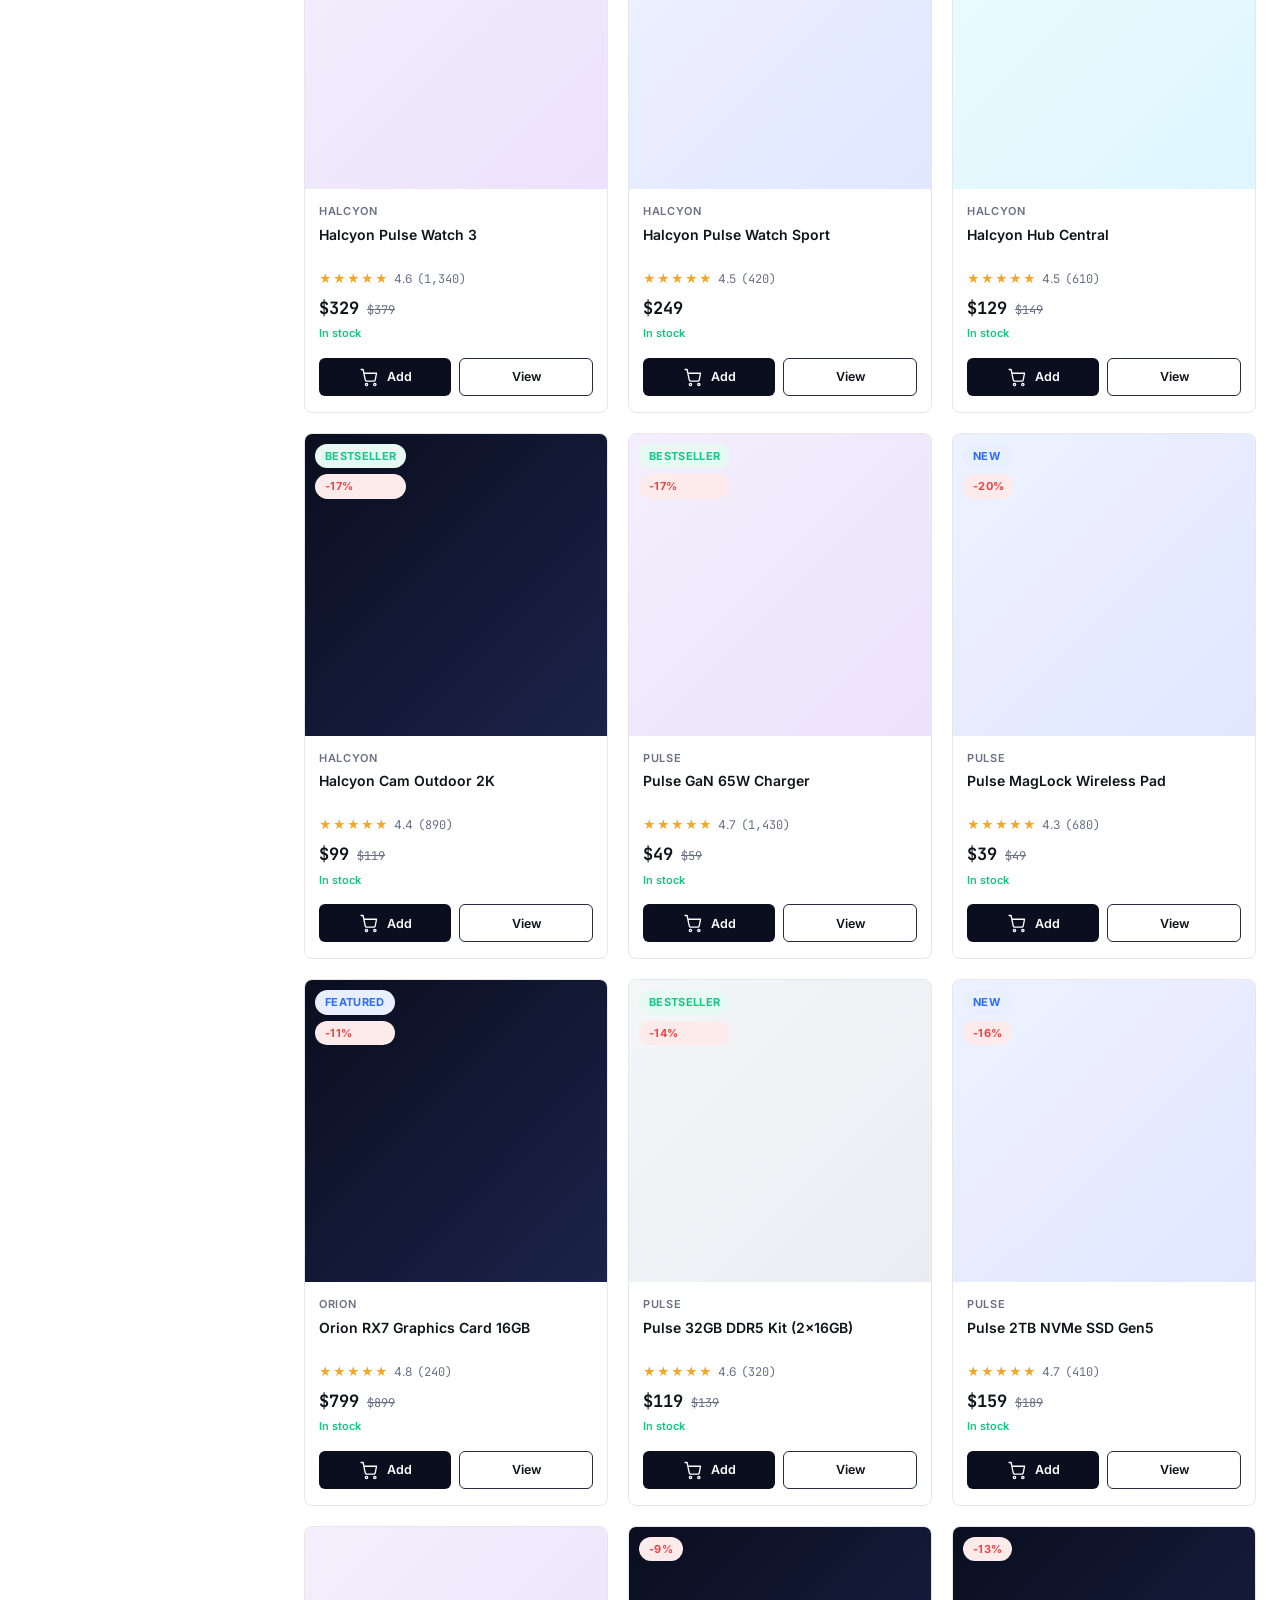
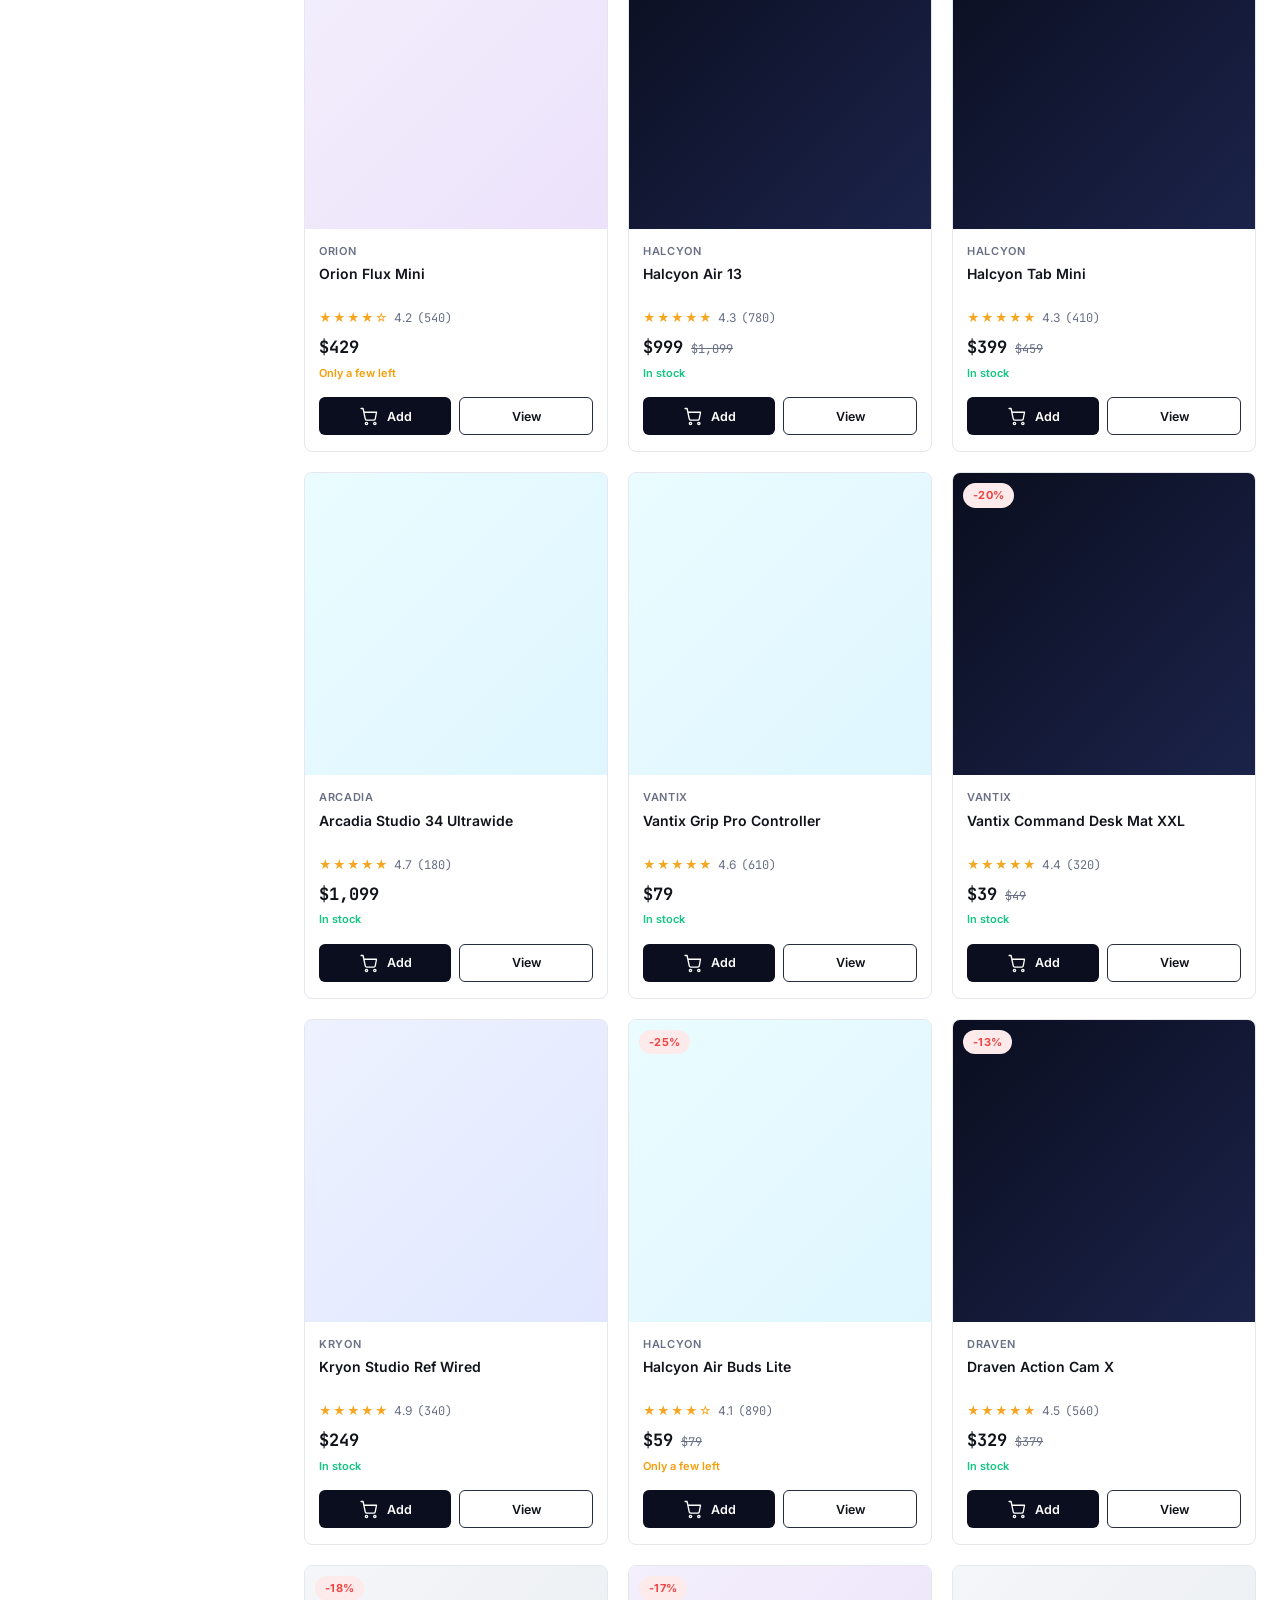
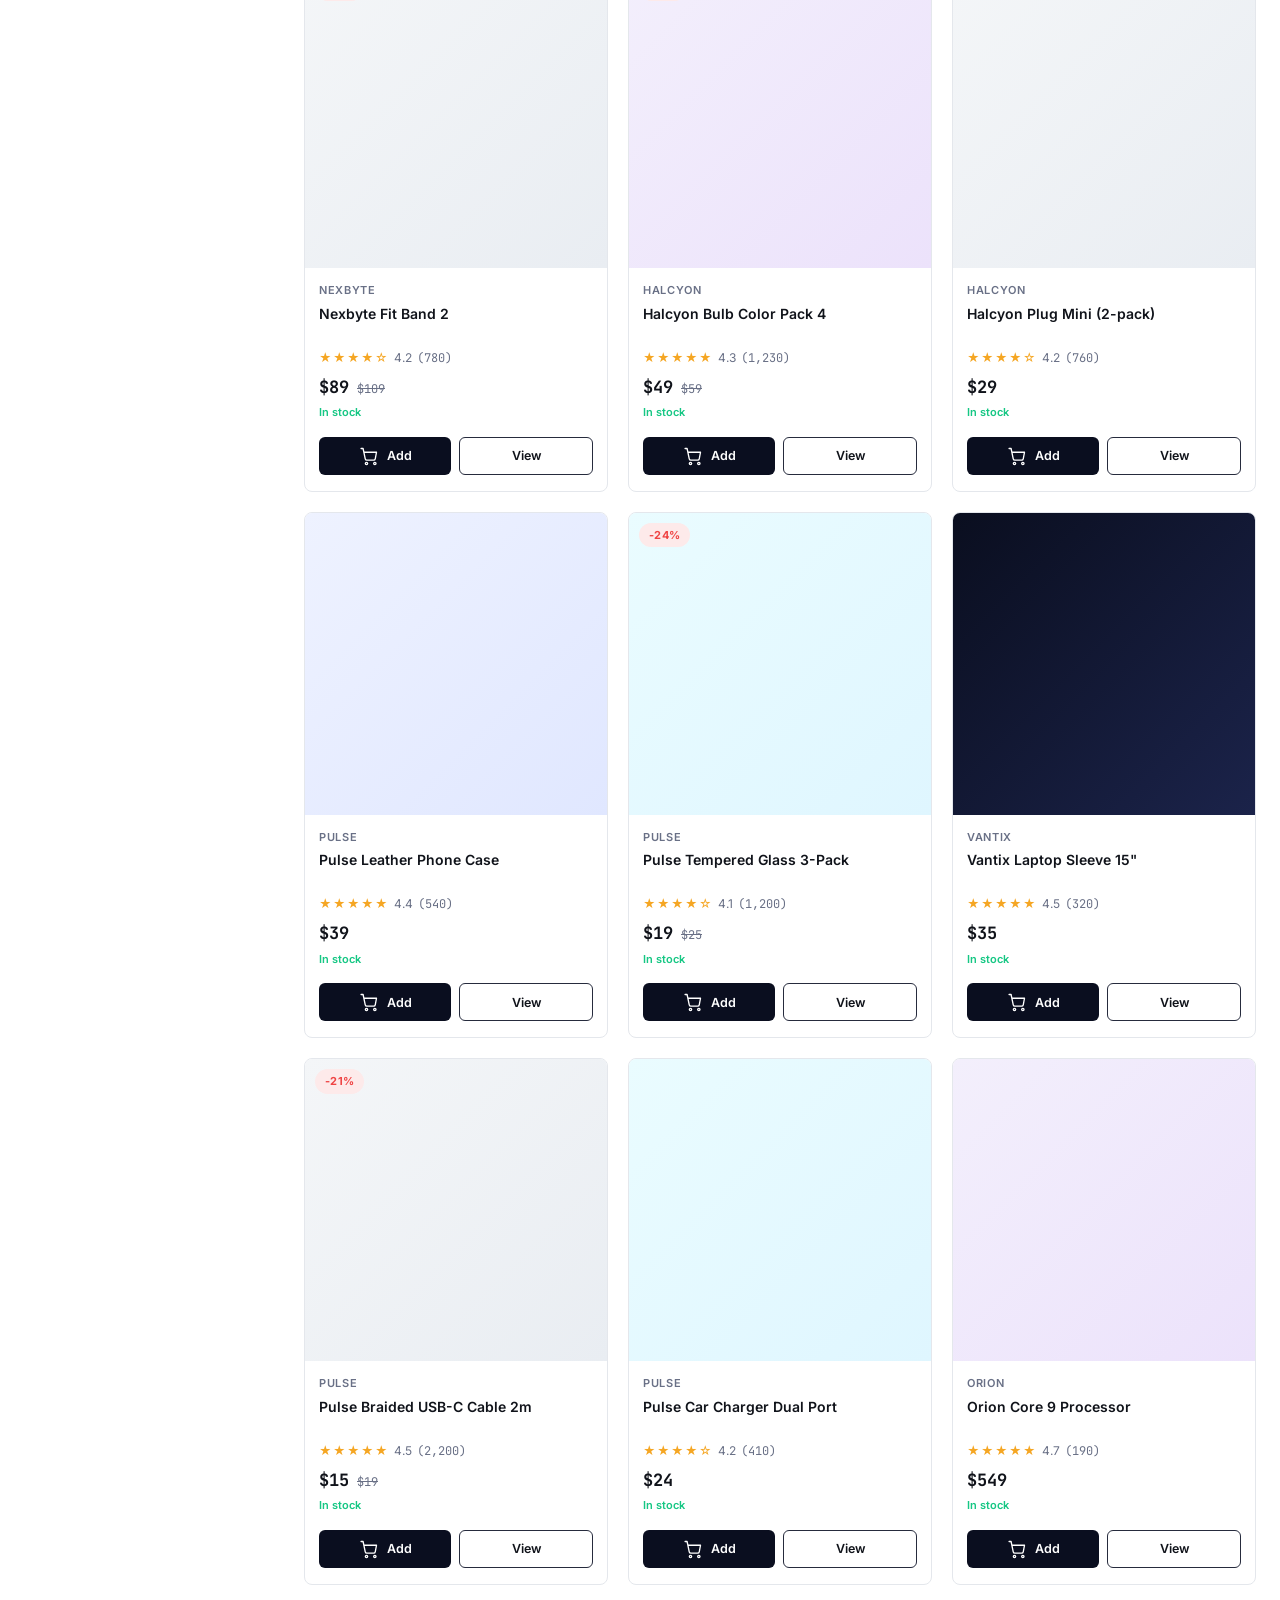
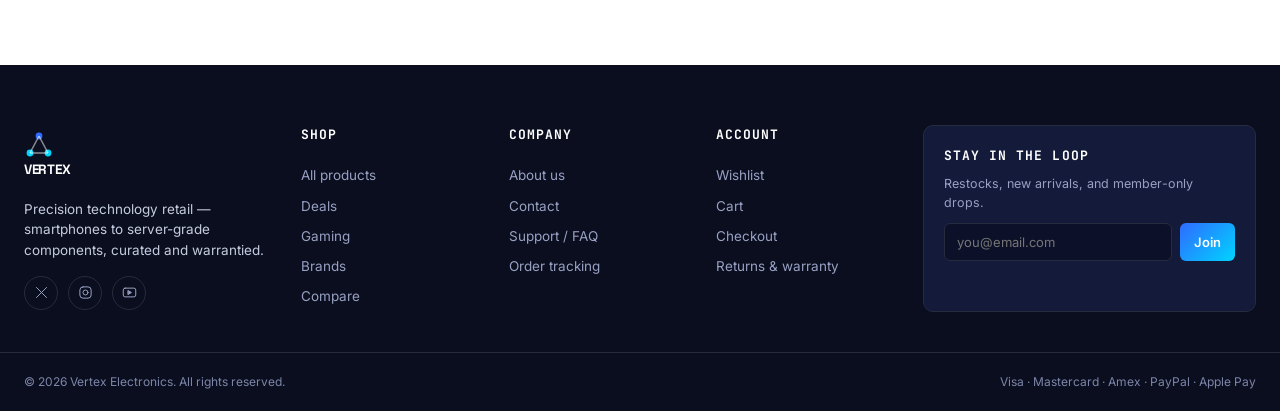
<file: shop.html>
<!DOCTYPE html>
<html lang="en">
<head>
  <meta charset="UTF-8">
  <meta name="viewport" content="width=device-width, initial-scale=1.0">
  <title>Shop All Products — Vertex Electronics</title>
  <link rel="preconnect" href="https://fonts.googleapis.com">
  <link href="https://fonts.googleapis.com/css2?family=Space+Grotesk:wght@400;500;600;700&family=Inter:wght@400;500;600;700&family=JetBrains+Mono:wght@400;500;600;700&display=swap" rel="stylesheet">
  <link rel="stylesheet" href="assets/style.css">
</head>
<body>
  <div id="announce">
    <b>Free shipping</b> 
    on orders over $75 &nbsp;·&nbsp; 30-day returns &nbsp;·&nbsp; Extended warranty available at checkout
  </div>
  
  <div id="navbar">
    <div class="nav-inner">
      <button class="mobile-toggle nav-icon-btn" id="btn-mobile-menu" aria-label="Open menu">
        <svg class="icon" viewBox="0 0 24 24">
          <line x1="3" y1="6" x2="21" y2="6"/>
          <line x1="3" y1="12" x2="21" y2="12"/>
          <line x1="3" y1="18" x2="21" y2="18"/>
        </svg>
      </button>
      
      <a href="index.html" class="logo">
        <svg class="logo-mark" viewBox="0 0 30 30">
          <circle cx="15" cy="6" r="3.4" fill="#2f6bff"/>
          <circle cx="6" cy="23" r="3.4" fill="#00d4ff"/>
          <circle cx="24" cy="23" r="3.4" fill="#00d4ff"/>
          <line x1="15" y1="6" x2="6" y2="23" stroke="#0a0e1f" stroke-width="1.6"/>
          <line x1="15" y1="6" x2="24" y2="23" stroke="#0a0e1f" stroke-width="1.6"/>
          <line x1="6" y1="23" x2="24" y2="23" stroke="#0a0e1f" stroke-width="1.6"/>
        </svg>
        VERTEX
      </a>
      
      <div class="nav-links" id="nav-links">
        <a href="index.html">Home</a>
        <a href="shop.html">Shop</a>
        <a href="category.html?id=laptops">Laptops</a>
        <a href="category.html?id=smartphones">Phones</a>
        <a href="gaming.html">Gaming</a>
        <a href="deals.html">Deals</a>
        <a href="brands.html">Brands</a>
        <a href="about.html">About</a>
      </div>
      
      <div class="search-box">
        <svg class="icon" style="width:16px;height:16px;color:var(--muted)" viewBox="0 0 24 24">
          <circle cx="11" cy="11" r="7"/>
          <line x1="21" y1="21" x2="16.65" y2="16.65"/>
        </svg>
        <input id="search-input" type="text" placeholder="Search products, brands, SKUs…" aria-label="Search">
      </div>
      
      <div class="nav-icons">
        <button class="nav-icon-btn" id="btn-search-mobile" aria-label="Search" style="display:none">
          <svg class="icon" viewBox="0 0 24 24">
            <circle cx="11" cy="11" r="7"/>
            <line x1="21" y1="21" x2="16.65" y2="16.65"/>
          </svg>
        </button>
        
        <a href="account.html" class="nav-icon-btn" aria-label="Account">          
          <svg class="icon" viewBox="0 0 24 24"><circle cx="12" cy="8" r="4"/><path d="M4 21c0-4.4 3.6-7 8-7s8 2.6 8 7"/></svg>
        </a>
        
        <a href="wishlist.html" class="nav-icon-btn" aria-label="Wishlist">
          <svg class="icon" viewBox="0 0 24 24">
            <path d="M12 20s-7-4.3-9.5-8.6C.7 8 2 4.5 5.4 3.7 8 3.1 10 4.3 12 7c2-2.7 4-3.9 6.6-3.3C22 4.5 23.3 8 21.5 11.4 19 15.7 12 20 12 20z"/>
          </svg>
          
          <span class="count-dot" id="wishlist-count" style="display:none">0</span>
        </a>
        
        <a href="cart.html" class="nav-icon-btn" aria-label="Cart">
          <svg class="icon" viewBox="0 0 24 24">
            <circle cx="9" cy="21" r="1.4"/>
            <circle cx="19" cy="21" r="1.4"/>
            <path d="M2.5 3h2.4l2.6 12.4a2 2 0 0 0 2 1.6h8a2 2 0 0 0 2-1.6L21 7.5H6"/>
          </svg>
          <span class="count-dot" id="cart-count" style="display:none">0</span>
        </a>
      </div>
    </div>
    
    <div id="catbar">
      <div class="catbar-inner" id="catbar-inner"></div>
    </div>
  </div>
  
  <div class="overlay" id="overlay"></div>
  <div id="mobile-menu">
    <div style="display:flex;justify-content:space-between;align-items:center;margin-bottom:20px;">
      <span style="font-family:var(--font-display);font-weight:700;font-size:18px;">Menu</span>
      <button id="btn-close-mobile" style="width:30px;height:30px;background:var(--grey);border-radius:50%;">✕</button>
    </div>
    
    <div style="display:flex;flex-direction:column;gap:2px;font-size:15px;font-weight:500;" id="mobile-menu-links"></div>
  </div>
  
  <main id="app"></main>
  
  <div id="quickview">
    <div class="qv-box" id="qv-content" style="position:relative;"></div>
  </div>
  
  <div id="toast-wrap"></div>
  <footer>
    <div class="circuit-bg" id="footer-circuit"></div>
    <div class="foot-top">
      <div>
        <a href="index.html" class="logo" style="color:#fff;margin-bottom:14px;">
          <svg class="logo-mark" viewBox="0 0 30 30">
            <circle cx="15" cy="6" r="3.4" fill="#2f6bff"/>
            <circle cx="6" cy="23" r="3.4" fill="#00d4ff"/>
            <circle cx="24" cy="23" r="3.4" fill="#00d4ff"/>
            <line x1="15" y1="6" x2="6" y2="23" stroke="#fff" stroke-width="1.6" opacity=".5"/>
            <line x1="15" y1="6" x2="24" y2="23" stroke="#fff" stroke-width="1.6" opacity=".5"/>
            <line x1="6" y1="23" x2="24" y2="23" stroke="#fff" stroke-width="1.6" opacity=".5"/>
          </svg>
          VERTEX
        </a>
        <p style="font-size:13.5px; max-width:260px; margin-top:6px;">
          Precision technology retail — smartphones to server-grade components, curated and warrantied.
        </p>

        <div class="social-row">
          <a href="#" aria-label="X"><svg class="icon" style="width:15px;height:15px" viewBox="0 0 24 24"><path d="M4 4l16 16M20 4L4 20"/></svg></a>
          <a href="#" aria-label="Instagram"><svg class="icon" style="width:15px;height:15px" viewBox="0 0 24 24"><rect x="3" y="3" width="18" height="18" rx="5"/><circle cx="12" cy="12" r="4"/></svg></a>
          <a href="#" aria-label="YouTube"><svg class="icon" style="width:15px;height:15px" viewBox="0 0 24 24"><rect x="2" y="5" width="20" height="14" rx="3"/><path d="M10 9l5 3-5 3z" fill="currentColor"/></svg></a>
        </div>
      </div>

      <div>
        <h4>Shop</h4>
        <a href="shop.html">All products</a>
        <a href="deals.html">Deals</a>
        <a href="gaming.html">Gaming</a>
        <a href="brands.html">Brands</a>
        <a href="compare.html">Compare</a>
      </div>
      
      <div>
        <h4>Company</h4>
        <a href="about.html">About us</a>
        <a href="contact.html">Contact</a>
        <a href="faq.html">Support / FAQ</a>
        <a href="faq.html">Order tracking</a>
      </div>
      
      <div>
        <h4>Account</h4>
        <a href="wishlist.html">Wishlist</a>
        <a href="cart.html">Cart</a>
        <a href="checkout.html">Checkout</a>
        <a href="faq.html">Returns &amp; warranty</a>
      </div>
      
      <div class="newsletter-box">
        <h4 style="margin:0;">Stay in the loop</h4>
        <p style="font-size:12.5px;color:#98a1c2;">
          Restocks, new arrivals, and member-only drops.
        </p>
        <form id="newsletter-form" onsubmit="event.preventDefault();toast('Subscribed — welcome to Vertex.','mail');this.reset();">
          <input type="email" placeholder="you@email.com" required>
          <button class="btn btn-primary btn-sm" type="submit">Join</button>
        </form>
      </div>
    </div>
    
    <div class="foot-bottom">
      <span>© 2026 Vertex Electronics. All rights reserved.</span>
      <span>Visa · Mastercard · Amex · PayPal · Apple Pay</span>
    </div>
  </footer>
  
  <script src="assets/script.js"></script>
  <script>
  window.CURRENT_PAGE = 'shop';
  window.renderCurrentPage = function(){
    const params = new URLSearchParams(location.search);
    return pageShop(params);
    };
  </script>
</body>
</html>
</file>
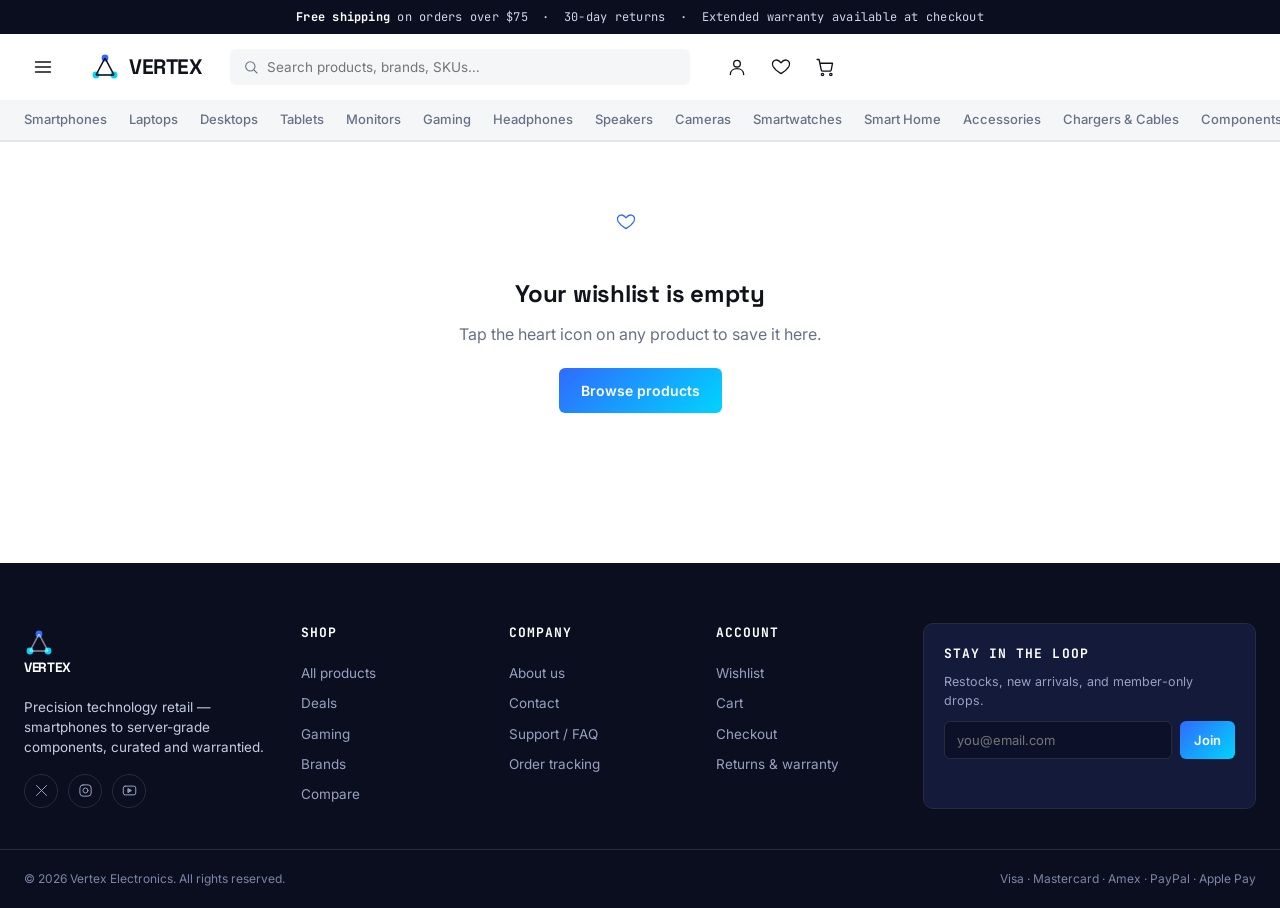
<file: wishlist.html>
<!DOCTYPE html>
<html lang="en">
<head>
  <meta charset="UTF-8">
  <meta name="viewport" content="width=device-width, initial-scale=1.0">
  <title>Wishlist — Vertex Electronics</title>
  <link rel="preconnect" href="https://fonts.googleapis.com">
  <link href="https://fonts.googleapis.com/css2?family=Space+Grotesk:wght@400;500;600;700&family=Inter:wght@400;500;600;700&family=JetBrains+Mono:wght@400;500;600;700&display=swap" rel="stylesheet">
  <link rel="stylesheet" href="assets/style.css">
</head>
<body>
  <div id="announce">
    <b>Free shipping</b> 
    on orders over $75 &nbsp;·&nbsp; 30-day returns &nbsp;·&nbsp; Extended warranty available at checkout
  </div>
  
  <div id="navbar">
    <div class="nav-inner">
      <button class="mobile-toggle nav-icon-btn" id="btn-mobile-menu" aria-label="Open menu">
        <svg class="icon" viewBox="0 0 24 24">
          <line x1="3" y1="6" x2="21" y2="6"/>
          <line x1="3" y1="12" x2="21" y2="12"/>
          <line x1="3" y1="18" x2="21" y2="18"/>
        </svg>
      </button>
      
      <a href="index.html" class="logo">
        <svg class="logo-mark" viewBox="0 0 30 30">
          <circle cx="15" cy="6" r="3.4" fill="#2f6bff"/>
          <circle cx="6" cy="23" r="3.4" fill="#00d4ff"/>
          <circle cx="24" cy="23" r="3.4" fill="#00d4ff"/>
          <line x1="15" y1="6" x2="6" y2="23" stroke="#0a0e1f" stroke-width="1.6"/>
          <line x1="15" y1="6" x2="24" y2="23" stroke="#0a0e1f" stroke-width="1.6"/>
          <line x1="6" y1="23" x2="24" y2="23" stroke="#0a0e1f" stroke-width="1.6"/>
        </svg>
        VERTEX
      </a>
      
      <div class="nav-links" id="nav-links">
        <a href="index.html">Home</a>
        <a href="shop.html">Shop</a>
        <a href="category.html?id=laptops">Laptops</a>
        <a href="category.html?id=smartphones">Phones</a>
        <a href="gaming.html">Gaming</a>
        <a href="deals.html">Deals</a>
        <a href="brands.html">Brands</a>
        <a href="about.html">About</a>
      </div>
      
      <div class="search-box">
        <svg class="icon" style="width:16px;height:16px;color:var(--muted)" viewBox="0 0 24 24">
          <circle cx="11" cy="11" r="7"/><line x1="21" y1="21" x2="16.65" y2="16.65"/>
        </svg>
        <input id="search-input" type="text" placeholder="Search products, brands, SKUs…" aria-label="Search">
      </div>
      
      <div class="nav-icons">
        <button class="nav-icon-btn" id="btn-search-mobile" aria-label="Search" style="display:none">
          <svg class="icon" viewBox="0 0 24 24">
            <circle cx="11" cy="11" r="7"/>
            <line x1="21" y1="21" x2="16.65" y2="16.65"/>
          </svg>
        </button>
        
        <a href="account.html" class="nav-icon-btn" aria-label="Account">
          <svg class="icon" viewBox="0 0 24 24">
            <circle cx="12" cy="8" r="4"/>
            <path d="M4 21c0-4.4 3.6-7 8-7s8 2.6 8 7"/>
          </svg>
        </a>
        
        <a href="wishlist.html" class="nav-icon-btn" aria-label="Wishlist">
          <svg class="icon" viewBox="0 0 24 24">
            <path d="M12 20s-7-4.3-9.5-8.6C.7 8 2 4.5 5.4 3.7 8 3.1 10 4.3 12 7c2-2.7 4-3.9 6.6-3.3C22 4.5 23.3 8 21.5 11.4 19 15.7 12 20 12 20z"/>
          </svg>
          <span class="count-dot" id="wishlist-count" style="display:none">0</span>
        </a>
        
        <a href="cart.html" class="nav-icon-btn" aria-label="Cart">
          <svg class="icon" viewBox="0 0 24 24">
            <circle cx="9" cy="21" r="1.4"/>
            <circle cx="19" cy="21" r="1.4"/>
            <path d="M2.5 3h2.4l2.6 12.4a2 2 0 0 0 2 1.6h8a2 2 0 0 0 2-1.6L21 7.5H6"/>
          </svg>
          <span class="count-dot" id="cart-count" style="display:none">0</span>
        </a>
      </div>
    </div>
    
    <div id="catbar">
      <div class="catbar-inner" id="catbar-inner"></div>
    </div>
  </div>
  
  <div class="overlay" id="overlay"></div>
  <div id="mobile-menu">
    <div style="display:flex;justify-content:space-between;align-items:center;margin-bottom:20px;">
      <span style="font-family:var(--font-display);font-weight:700;font-size:18px;">Menu</span>
      <button id="btn-close-mobile" style="width:30px;height:30px;background:var(--grey);border-radius:50%;">✕</button>
    </div>
    <div style="display:flex;flex-direction:column;gap:2px;font-size:15px;font-weight:500;" id="mobile-menu-links"></div>
  </div>
  
  <main id="app"></main>
  
  <div id="quickview">
    <div class="qv-box" id="qv-content" style="position:relative;"></div>
  </div>
  
  <div id="toast-wrap"></div>
  <footer>
    <div class="circuit-bg" id="footer-circuit"></div>
    <div class="foot-top">
      <div>
        <a href="index.html" class="logo" style="color:#fff;margin-bottom:14px;">
          <svg class="logo-mark" viewBox="0 0 30 30">
            <circle cx="15" cy="6" r="3.4" fill="#2f6bff"/>
            <circle cx="6" cy="23" r="3.4" fill="#00d4ff"/>
            <circle cx="24" cy="23" r="3.4" fill="#00d4ff"/>
            <line x1="15" y1="6" x2="6" y2="23" stroke="#fff" stroke-width="1.6" opacity=".5"/>
            <line x1="15" y1="6" x2="24" y2="23" stroke="#fff" stroke-width="1.6" opacity=".5"/>
            <line x1="6" y1="23" x2="24" y2="23" stroke="#fff" stroke-width="1.6" opacity=".5"/>\
          </svg>
          VERTEX
        </a>
        
        <p style="font-size:13.5px; max-width:260px; margin-top:6px;">
          Precision technology retail — smartphones to server-grade components, curated and warrantied.
        </p>
        
        <div class="social-row">
          <a href="#" aria-label="X">
            <svg class="icon" style="width:15px;height:15px" viewBox="0 0 24 24">
              <path d="M4 4l16 16M20 4L4 20"/>
            </svg>
          </a>
          
          <a href="#" aria-label="Instagram">
            <svg class="icon" style="width:15px;height:15px" viewBox="0 0 24 24">
              <rect x="3" y="3" width="18" height="18" rx="5"/>
              <circle cx="12" cy="12" r="4"/>
            </svg>
          </a>
          
          <a href="#" aria-label="YouTube">
            <svg class="icon" style="width:15px;height:15px" viewBox="0 0 24 24">
              <rect x="2" y="5" width="20" height="14" rx="3"/>
              <path d="M10 9l5 3-5 3z" fill="currentColor"/>
            </svg>
          </a>
        </div>
      </div>
      
      <div>
        <h4>Shop</h4>
        <a href="shop.html">All products</a>
        <a href="deals.html">Deals</a>
        <a href="gaming.html">Gaming</a>
        <a href="brands.html">Brands</a>
        <a href="compare.html">Compare</a>
      </div>
      
      <div>
        <h4>Company</h4>
        <a href="about.html">About us</a>
        <a href="contact.html">Contact</a>
        <a href="faq.html">Support / FAQ</a>
        <a href="faq.html">Order tracking</a>
      </div>
      
      <div>
        <h4>Account</h4>
        <a href="wishlist.html">Wishlist</a>
        <a href="cart.html">Cart</a>
        <a href="checkout.html">Checkout</a>
        <a href="faq.html">Returns &amp; warranty</a>
      </div>
      
      <div class="newsletter-box">
        <h4 style="margin:0;">Stay in the loop</h4>
        <p style="font-size:12.5px;color:#98a1c2;">
          Restocks, new arrivals, and member-only drops.
        </p>
        <form id="newsletter-form" onsubmit="event.preventDefault();toast('Subscribed — welcome to Vertex.','mail');this.reset();">
          <input type="email" placeholder="you@email.com" required>
          <button class="btn btn-primary btn-sm" type="submit">Join</button>
        </form>
      </div>
    </div>
    
    <div class="foot-bottom">
      <span>© 2026 Vertex Electronics. All rights reserved.</span>
      <span>Visa · Mastercard · Amex · PayPal · Apple Pay</span>
    </div>
  </footer>
  
  <script src="assets/script.js"></script>
  <script>
  window.CURRENT_PAGE = 'wishlist';
  window.renderCurrentPage = function(){
    return pageWishlist();
    };
  </script>
</body>
</html>
</file>
<file: assets/style.css>
:root {
  --navy: #0a0e1f;
  --navy-2: #0f1530;
  --charcoal: #14161c;
  --ink: #10131a;
  --grey: #f4f6f8;
  --grey-2: #eceff2;
  --white: #ffffff;
  --muted: #697086;
  --border: #e4e7ec;
  --border-dark: #262b3d;
  --accent: #2f6bff;
  --accent-2: #00d4ff;
  --purple: #8b5cf6;
  --success: #16c784;
  --danger: #ef4444;
  --warn: #f59e0b;
  --radius: 8px;
  --font-display: 'Space Grotesk', sans-serif;
  --font-body: 'Inter', sans-serif;
  --font-mono: 'JetBrains Mono', monospace;
}

* {
  box-sizing: border-box;
  margin: 0;
  padding: 0;
}

html {
  scroll-behavior: smooth;
}

body {
  font-family: var(--font-body);
  color: var(--ink);
  background: var(--white);
  line-height: 1.5;
  -webkit-font-smoothing: antialiased;
}

img,
svg {
  display: block;
}

a {
  color: inherit;
  text-decoration: none;
}

button {
  font-family: inherit;
  cursor: pointer;
  border: none;
  background: none;
  color: inherit;
}

input,
select {
  font-family: inherit;
  font-size: 14px;
}

ul {
  list-style: none;
}

h1,
h2,
h3,
h4 {
  font-family: var(--font-display);
  letter-spacing: -0.01em;
}

.mono {
  font-family: var(--font-mono);
}

.wrap {
  max-width: 1320px;
  margin: 0 auto;
  padding: 0 24px;
}

@media(max-width:640px) {
  .wrap {
    padding: 0 16px;
  }
}

/* ---------- utility ---------- */
.btn {
  display: inline-flex;
  align-items: center;
  justify-content: center;
  gap: 8px;
  font-weight: 600;
  font-size: 14px;
  padding: 12px 22px;
  border-radius: 6px;
  transition: all .15s ease;
  white-space: nowrap;
}

.btn-primary {
  background: linear-gradient(135deg, var(--accent), var(--accent-2));
  color: #fff;
}

.btn-primary:hover {
  filter: brightness(1.08);
  transform: translateY(-1px);
  box-shadow: 0 8px 20px -6px rgba(47, 107, 255, .5);
}

.btn-dark {
  background: var(--navy);
  color: #fff;
}

.btn-dark:hover {
  background: #000;
}

.btn-outline {
  border: 1.5px solid var(--border-dark);
  color: var(--ink);
}

.btn-outline:hover {
  border-color: var(--accent);
  color: var(--accent);
}

.btn-ghost {
  color: var(--muted);
}

.btn-ghost:hover {
  color: var(--ink);
}

.btn-sm {
  padding: 8px 14px;
  font-size: 13px;
}

.btn-block {
  width: 100%;
}

.btn:disabled {
  opacity: .45;
  cursor: not-allowed;
  transform: none !important;
}

.pill {
  display: inline-flex;
  align-items: center;
  gap: 6px;
  padding: 4px 10px;
  border-radius: 100px;
  font-size: 11px;
  font-weight: 700;
  letter-spacing: .03em;
  text-transform: uppercase;
}

.badge-new {
  background: #e8f0ff;
  color: var(--accent);
}

.badge-sale {
  background: #fdeaea;
  color: var(--danger);
}

.badge-hot {
  background: #fff4e5;
  color: var(--warn);
}

.badge-best {
  background: #e6f9f2;
  color: var(--success);
}

.icon {
  width: 20px;
  height: 20px;
  stroke: currentColor;
  fill: none;
  stroke-width: 1.6;
  stroke-linecap: round;
  stroke-linejoin: round;
  flex-shrink: 0;
}

.section-label {
  font-family: var(--font-mono);
  font-size: 12px;
  letter-spacing: .12em;
  text-transform: uppercase;
  color: var(--accent);
  font-weight: 600;
  display: flex;
  align-items: center;
  gap: 8px;
}

.section-label::before {
  content: '';
  width: 16px;
  height: 1.5px;
  background: var(--accent);
}

.section-head {
  display: flex;
  align-items: flex-end;
  justify-content: space-between;
  margin-bottom: 28px;
  gap: 16px;
  flex-wrap: wrap;
}

.section-head h2 {
  font-size: 30px;
  margin-top: 6px;
}

.card {
  background: #fff;
  border: 1px solid var(--border);
  border-radius: var(--radius);
}

.divider {
  height: 1px;
  background: var(--border);
  border: none;
}

.skeleton-tile {
  aspect-ratio: 1/1;
  border-radius: var(--radius) var(--radius) 0 0;
  position: relative;
  overflow: hidden;
  display: flex;
  align-items: center;
  justify-content: center;
}

.circuit-bg {
  position: absolute;
  inset: 0;
  opacity: .12;
  pointer-events: none;
}

::selection {
  background: var(--accent);
  color: #fff;
}

.focus-ring:focus-visible {
  outline: 2px solid var(--accent);
  outline-offset: 2px;
}

/* ---------- announcement + nav ---------- */
#announce {
  background: var(--navy);
  color: #cfd6ea;
  font-family: var(--font-mono);
  font-size: 12px;
  text-align: center;
  padding: 8px 16px;
  letter-spacing: .02em;
}

#announce b {
  color: #fff;
}

#navbar {
  position: sticky;
  top: 0;
  z-index: 50;
  background: rgba(255, 255, 255, .92);
  backdrop-filter: blur(10px);
  border-bottom: 1px solid var(--border);
}

.nav-inner {
  display: flex;
  align-items: center;
  gap: 28px;
  padding: 14px 24px;
  max-width: 1320px;
  margin: 0 auto;
}

.logo {
  display: flex;
  align-items: center;
  gap: 9px;
  font-family: var(--font-display);
  font-weight: 700;
  font-size: 21px;
  letter-spacing: -.02em;
  flex-shrink: 0;
}

.logo-mark {
  width: 30px;
  height: 30px;
}

.nav-links {
  display: flex;
  gap: 22px;
  font-size: 14px;
  font-weight: 500;
}

.nav-links a {
  padding: 8px 0;
  color: var(--ink);
  position: relative;
}

.nav-links a:hover {
  color: var(--accent);
}

.nav-links a.active {
  color: var(--accent);
}

.search-box {
  flex: 1;
  max-width: 460px;
  display: flex;
  align-items: center;
  background: var(--grey);
  border: 1px solid transparent;
  border-radius: 6px;
  padding: 9px 12px;
  gap: 8px;
}

.search-box:focus-within {
  border-color: var(--accent);
  background: #fff;
}

.search-box input {
  background: none;
  border: none;
  outline: none;
  flex: 1;
  font-size: 13.5px;
}

.nav-icons {
  display: flex;
  align-items: center;
  gap: 6px;
  flex-shrink: 0;
}

.nav-icon-btn {
  position: relative;
  width: 38px;
  height: 38px;
  display: flex;
  align-items: center;
  justify-content: center;
  border-radius: 6px;
}

.nav-icon-btn:hover {
  background: var(--grey);
}

.count-dot {
  position: absolute;
  top: 2px;
  right: 2px;
  background: var(--accent);
  color: #fff;
  font-size: 10px;
  font-weight: 700;
  width: 16px;
  height: 16px;
  border-radius: 50%;
  display: flex;
  align-items: center;
  justify-content: center;
  font-family: var(--font-mono);
}

.mobile-toggle {
  display: flex;
}

.nav-links {
  display: none;
}

@media(max-width:640px) {
  .search-box {
    display: none;
  }
}

#catbar {
  background: var(--grey);
  border-bottom: 1px solid var(--border);
}

.catbar-inner {
  display: flex;
  gap: 22px;
  padding: 10px 24px;
  max-width: 1320px;
  margin: 0 auto;
  overflow-x: auto;
  font-size: 13px;
  font-weight: 500;
  color: var(--muted);
  white-space: nowrap;
}

.catbar-inner a:hover {
  color: var(--accent);
}

.catbar-inner::-webkit-scrollbar {
  display: none;
}

/* ---------- hero ---------- */
.hero {
  position: relative;
  background: radial-gradient(circle at 15% 20%, #131a3a 0%, var(--navy) 55%);
  color: #fff;
  overflow: hidden;
}

.hero-inner {
  max-width: 1320px;
  margin: 0 auto;
  padding: 72px 24px 90px;
  display: grid;
  grid-template-columns: 1.1fr .9fr;
  gap: 40px;
  align-items: center;
  position: relative;
  z-index: 2;
}

@media(max-width:900px) {
  .hero-inner {
    grid-template-columns: 1fr;
    padding: 52px 20px 60px;
    text-align: center;
  }
}

.hero h1 {
  font-size: 52px;
  line-height: 1.03;
  font-weight: 700;
  margin-bottom: 18px;
}

@media(max-width:900px) {
  .hero h1 {
    font-size: 36px;
  }
}

.hero p {
  color: #a9b2cf;
  font-size: 16px;
  max-width: 480px;
  margin-bottom: 28px;
}

@media(max-width:900px) {
  .hero p {
    margin: 0 auto 28px;
  }
}

.hero-actions {
  display: flex;
  gap: 14px;
  flex-wrap: wrap;
}

@media(max-width:900px) {
  .hero-actions {
    justify-content: center;
  }
}

.spec-strip {
  display: flex;
  gap: 26px;
  margin-top: 44px;
  font-family: var(--font-mono);
  flex-wrap: wrap;
}

@media(max-width:900px) {
  .spec-strip {
    justify-content: center;
  }
}

.spec-strip div {
  border-left: 2px solid var(--accent-2);
  padding-left: 12px;
}

.spec-strip .n {
  font-size: 22px;
  font-weight: 700;
  color: #fff;
}

.spec-strip .l {
  font-size: 11px;
  color: #8a92b2;
  text-transform: uppercase;
  letter-spacing: .08em;
  margin-top: 2px;
}

.hero-visual {
  position: relative;
  height: 380px;
}

@media(max-width:900px) {
  .hero-visual {
    height: 260px;
  }
}

/* ---------- product grid / card ---------- */
.grid {
  display: grid;
  gap: 20px;
}

.grid-4 {
  grid-template-columns: repeat(4, 1fr);
}

.grid-3 {
  grid-template-columns: repeat(3, 1fr);
}

.grid-5 {
  grid-template-columns: repeat(5, 1fr);
}

@media(max-width:1100px) {

  .grid-4,
  .grid-5 {
    grid-template-columns: repeat(3, 1fr);
  }
}

@media(max-width:760px) {

  .grid-3,
  .grid-4,
  .grid-5 {
    grid-template-columns: repeat(2, 1fr);
  }
}

@media(max-width:460px) {

  .grid-3,
  .grid-4,
  .grid-5 {
    grid-template-columns: 1fr 1fr;
    gap: 12px;
  }
}

.pcard {
  border: 1px solid var(--border);
  border-radius: var(--radius);
  overflow: hidden;
  background: #fff;
  display: flex;
  flex-direction: column;
  transition: box-shadow .18s ease, border-color .18s ease, transform .18s ease;
  position: relative;
}

.pcard:hover {
  border-color: var(--accent);
  box-shadow: 0 14px 30px -14px rgba(10, 14, 31, .25);
  transform: translateY(-3px);
}

.pcard .tile {
  aspect-ratio: 1/1;
  position: relative;
  display: flex;
  align-items: center;
  justify-content: center;
  overflow: hidden;
}

.pcard .badges {
  position: absolute;
  top: 10px;
  left: 10px;
  display: flex;
  flex-direction: column;
  gap: 6px;
  z-index: 2;
}

.pcard .quick-actions {
  position: absolute;
  top: 10px;
  right: 10px;
  display: flex;
  flex-direction: column;
  gap: 6px;
  z-index: 2;
  opacity: 0;
  transform: translateX(6px);
  transition: all .18s ease;
}

.pcard:hover .quick-actions {
  opacity: 1;
  transform: translateX(0);
}

.qa-btn {
  width: 32px;
  height: 32px;
  background: #fff;
  border-radius: 50%;
  display: flex;
  align-items: center;
  justify-content: center;
  box-shadow: 0 2px 8px rgba(0, 0, 0, .15);
}

.qa-btn:hover {
  background: var(--accent);
  color: #fff;
}

.qa-btn.active {
  background: var(--accent);
  color: #fff;
}

.qa-btn .icon {
  width: 15px;
  height: 15px;
}

.pcard .body {
  padding: 14px 14px 16px;
  display: flex;
  flex-direction: column;
  gap: 6px;
  flex: 1;
}

.pcard .brand {
  font-size: 11px;
  color: var(--muted);
  text-transform: uppercase;
  letter-spacing: .06em;
  font-weight: 600;
}

.pcard .name {
  font-size: 14px;
  font-weight: 600;
  line-height: 1.35;
  min-height: 38px;
}

.pcard .name:hover {
  color: var(--accent);
}

.stars {
  display: flex;
  align-items: center;
  gap: 5px;
  font-size: 12px;
  color: var(--muted);
}

.stars .st {
  color: #f5a623;
  letter-spacing: 1px;
  font-size: 12px;
}

.pcard .price-row {
  display: flex;
  align-items: baseline;
  gap: 8px;
  margin-top: 2px;
  font-family: var(--font-mono);
}

.pcard .price {
  font-size: 17px;
  font-weight: 700;
}

.pcard .old-price {
  font-size: 12px;
  color: var(--muted);
  text-decoration: line-through;
}

.pcard .stock {
  font-size: 11px;
  font-weight: 600;
  margin-top: -2px;
}

.stock.in {
  color: var(--success);
}

.stock.low {
  color: var(--warn);
}

.stock.out {
  color: var(--danger);
}

.pcard .add-row {
  margin-top: auto;
  padding-top: 10px;
  display: flex;
  gap: 8px;
}

.pcard .add-row .btn {
  flex: 1;
  padding: 9px;
  font-size: 12.5px;
}

.cmp-check {
  display: flex;
  align-items: center;
  gap: 6px;
  font-size: 11px;
  color: var(--muted);
  margin-top: 2px;
}

/* icon tiles gradient variety */
.tile-1 {
  background: linear-gradient(135deg, #eef2ff, #e0e7ff);
}

.tile-2 {
  background: linear-gradient(135deg, #eafcff, #dff6ff);
}

.tile-3 {
  background: linear-gradient(135deg, #0a0e1f, #1b234a);
}

.tile-4 {
  background: linear-gradient(135deg, #f3effc, #ece2fb);
}

.tile-5 {
  background: linear-gradient(135deg, #f4f6f8, #e9edf2);
}

/* tile-N classes provide a soft background behind the photo (and behind the
   placeholder, if you haven't dropped the file in yet) */

/* ---------- photo slots (drop your own images into /images) ---------- */
.photo-slot {
  width: 100%;
  height: 100%;
  position: relative;
  display: block;
}

.photo-img {
  width: 100%;
  height: 100%;
  object-fit: cover;
  display: block;
  transition: transform .3s ease;
}

.tile:hover .photo-img,
.pcard .tile:hover .photo-img {
  transform: scale(1.06);
}

.photo-missing {
  position: absolute;
  inset: 0;
  display: flex;
  flex-direction: column;
  align-items: center;
  justify-content: center;
  gap: 8px;
  padding: 12px;
  text-align: center;
  color: var(--muted);
}

.photo-missing-mark {
  width: 32px;
  height: 32px;
  border-radius: 50%;
  border: 1.5px dashed var(--border-dark);
  display: flex;
  align-items: center;
  justify-content: center;
  font-size: 17px;
  font-weight: 700;
  color: var(--muted);
  flex-shrink: 0;
}

.photo-missing-name {
  font-family: var(--font-mono);
  font-size: 10.5px;
  line-height: 1.4;
  word-break: break-all;
  max-width: 92%;
}

.tile-3 .photo-missing,
.photo-dark .photo-missing {
  color: #9aa2c2;
}

.tile-3 .photo-missing-mark,
.photo-dark .photo-missing-mark {
  border-color: #333c5c;
  color: #9aa2c2;
}

.photo-round {
  border-radius: 50%;
  overflow: hidden;
}

.photo-round .photo-missing-name {
  display: none;
}

/* filename label is too cramped in small circles — hover title still shows it */
.photo-round .photo-missing-mark {
  width: 22px;
  height: 22px;
  font-size: 13px;
}

/* small square tiles (gallery thumbs, cart rows, compare cells) — mark only, full name on hover via title= */
.pd-thumbs .thumb .photo-missing-name,
.cart-row .photo-missing-name,
.cmp-table .photo-missing-name {
  display: none;
}

.pd-thumbs .thumb .photo-missing-mark,
.cart-row .photo-missing-mark,
.cmp-table .photo-missing-mark {
  width: 20px;
  height: 20px;
  font-size: 12px;
}

/* ---------- footer ---------- */
footer {
  background: var(--navy);
  color: #c6ccdf;
  margin-top: 80px;
  position: relative;
  overflow: hidden;
}

.foot-top {
  max-width: 1320px;
  margin: 0 auto;
  padding: 60px 24px 40px;
  display: grid;
  grid-template-columns: 1.4fr 1fr 1fr 1fr 1.2fr;
  gap: 32px;
  position: relative;
  z-index: 2;
}

@media(max-width:900px) {
  .foot-top {
    grid-template-columns: 1fr 1fr;
  }
}

@media(max-width:560px) {
  .foot-top {
    grid-template-columns: 1fr;
  }
}

.foot-top h4 {
  color: #fff;
  font-size: 13px;
  text-transform: uppercase;
  letter-spacing: .08em;
  margin-bottom: 16px;
  font-family: var(--font-mono);
}

.foot-top a {
  display: block;
  font-size: 13.5px;
  color: #98a1c2;
  padding: 5px 0;
}

.foot-top a:hover {
  color: #fff;
}

.foot-bottom {
  border-top: 1px solid var(--border-dark);
  padding: 20px 24px;
  max-width: 1320px;
  margin: 0 auto;
  display: flex;
  justify-content: space-between;
  font-size: 12px;
  color: #7d86a8;
  flex-wrap: wrap;
  gap: 10px;
  position: relative;
  z-index: 2;
}

.newsletter-box {
  background: #131a3a;
  border: 1px solid var(--border-dark);
  border-radius: 10px;
  padding: 20px;
  display: flex;
  flex-direction: column;
  gap: 10px;
}

.newsletter-box form {
  display: flex;
  gap: 8px;
}

.newsletter-box input {
  flex: 1;
  background: #0c1129;
  border: 1px solid var(--border-dark);
  border-radius: 6px;
  padding: 10px 12px;
  color: #fff;
  font-size: 13px;
  outline: none;
}

.newsletter-box input:focus {
  border-color: var(--accent);
}

.social-row {
  display: flex;
  gap: 10px;
  margin-top: 16px;
}

.social-row a {
  width: 34px;
  height: 34px;
  border: 1px solid var(--border-dark);
  border-radius: 50%;
  display: flex;
  align-items: center;
  justify-content: center;
}

.social-row a:hover {
  background: var(--accent);
  border-color: var(--accent);
}

/* ---------- filters / shop layout ---------- */
.shop-layout {
  display: grid;
  grid-template-columns: 250px 1fr;
  gap: 30px;
  align-items: flex-start;
}

@media(max-width:900px) {
  .shop-layout {
    grid-template-columns: 1fr;
  }
}

.filter-group {
  padding: 16px 0;
  border-bottom: 1px solid var(--border);
}

.filter-group summary {
  font-weight: 600;
  font-size: 13.5px;
  cursor: pointer;
  display: flex;
  justify-content: space-between;
  align-items: center;
  list-style: none;
}

.filter-group summary::-webkit-details-marker {
  display: none;
}

.filter-group summary::after {
  content: '+';
  color: var(--muted);
  font-size: 16px;
}

.filter-group[open] summary::after {
  content: '−';
}

.filter-opt {
  display: flex;
  align-items: center;
  justify-content: space-between;
  gap: 8px;
  font-size: 13px;
  padding: 6px 0;
  color: var(--ink);
  cursor: pointer;
}

.filter-opt input {
  accent-color: var(--accent);
}

.filter-opt .cnt {
  color: var(--muted);
  font-size: 11.5px;
  font-family: var(--font-mono);
}

.toolbar {
  display: flex;
  align-items: center;
  justify-content: space-between;
  margin-bottom: 18px;
  gap: 12px;
  flex-wrap: wrap;
}

.toolbar select {
  border: 1px solid var(--border);
  border-radius: 6px;
  padding: 8px 10px;
  font-size: 13px;
}

.chip {
  display: inline-flex;
  align-items: center;
  gap: 6px;
  background: var(--grey);
  border-radius: 100px;
  padding: 5px 10px 5px 12px;
  font-size: 12px;
  font-weight: 500;
}

.chip button {
  width: 16px;
  height: 16px;
  border-radius: 50%;
  background: #d9dde5;
  display: flex;
  align-items: center;
  justify-content: center;
  font-size: 11px;
}

/* ---------- category / promo banners ---------- */
.banner {
  border-radius: 14px;
  padding: 40px;
  color: #fff;
  position: relative;
  overflow: hidden;
  background: linear-gradient(120deg, var(--navy), #1b2350);
}

.gaming-banner {
  background: linear-gradient(120deg, #1a0b33, #3a0f6b 60%, #5b12a3);
}

/* ---------- product detail ---------- */
.pd-layout {
  display: grid;
  grid-template-columns: 1fr 1fr;
  gap: 52px;
}

@media(max-width:900px) {
  .pd-layout {
    grid-template-columns: 1fr;
    gap: 28px;
  }
}

.pd-gallery-main {
  border: 1px solid var(--border);
  border-radius: 12px;
  aspect-ratio: 1/1;
  display: flex;
  align-items: center;
  justify-content: center;
  margin-bottom: 12px;
  overflow: hidden;
}

.pd-thumbs {
  display: flex;
  gap: 10px;
}

.pd-thumbs .thumb {
  width: 64px;
  height: 64px;
  border: 1.5px solid var(--border);
  border-radius: 8px;
  display: flex;
  align-items: center;
  justify-content: center;
  cursor: pointer;
  overflow: hidden;
}

.pd-thumbs .thumb.active {
  border-color: var(--accent);
}

.qty-box {
  display: flex;
  align-items: center;
  border: 1px solid var(--border-dark);
  border-radius: 6px;
  overflow: hidden;
}

.qty-box button {
  width: 36px;
  height: 40px;
  font-size: 16px;
}

.qty-box button:hover {
  background: var(--grey);
}

.qty-box span {
  width: 40px;
  text-align: center;
  font-family: var(--font-mono);
  font-weight: 600;
}

.tab-btn {
  padding: 12px 4px;
  font-weight: 600;
  font-size: 14px;
  color: var(--muted);
  border-bottom: 2px solid transparent;
  margin-right: 26px;
}

.tab-btn.active {
  color: var(--ink);
  border-color: var(--accent);
}

.spec-table tr {
  border-bottom: 1px solid var(--border);
}

.spec-table td {
  padding: 11px 0;
  font-size: 13.5px;
}

.spec-table td:first-child {
  color: var(--muted);
  width: 40%;
  font-family: var(--font-mono);
  font-size: 12.5px;
}

.color-swatch {
  width: 28px;
  height: 28px;
  border-radius: 50%;
  border: 2px solid #fff;
  box-shadow: 0 0 0 1.5px var(--border-dark);
  cursor: pointer;
}

.color-swatch.active {
  box-shadow: 0 0 0 2px var(--accent);
}

.variant-opt {
  padding: 8px 14px;
  border: 1.5px solid var(--border-dark);
  border-radius: 6px;
  font-size: 13px;
  font-weight: 600;
  cursor: pointer;
}

.variant-opt.active {
  border-color: var(--accent);
  background: #eef4ff;
  color: var(--accent);
}

.review-bar {
  display: flex;
  align-items: center;
  gap: 10px;
  font-size: 12px;
}

.review-bar .track {
  flex: 1;
  height: 6px;
  background: var(--grey-2);
  border-radius: 4px;
  overflow: hidden;
}

.review-bar .fill {
  height: 100%;
  background: #f5a623;
}

/* ---------- compare table ---------- */
.cmp-table {
  width: 100%;
  border-collapse: collapse;
}

.cmp-table th,
.cmp-table td {
  padding: 14px 16px;
  border: 1px solid var(--border);
  font-size: 13px;
  vertical-align: top;
  text-align: left;
}

.cmp-table th {
  background: var(--grey);
  font-family: var(--font-mono);
  font-size: 11.5px;
  text-transform: uppercase;
  color: var(--muted);
  position: sticky;
  top: 66px;
}

.diff-cell {
  background: #fff8e8;
}

/* ---------- cart / checkout ---------- */
.cart-row {
  display: grid;
  grid-template-columns: 80px 1fr auto auto auto;
  gap: 16px;
  align-items: center;
  padding: 18px 0;
  border-bottom: 1px solid var(--border);
}

@media(max-width:640px) {
  .cart-row {
    grid-template-columns: 60px 1fr;
    grid-template-rows: auto auto;
    row-gap: 10px;
  }
}

.summary-card {
  border: 1px solid var(--border);
  border-radius: 12px;
  padding: 22px;
  position: sticky;
  top: 90px;
}

.summary-row {
  display: flex;
  justify-content: space-between;
  font-size: 14px;
  padding: 8px 0;
}

.checkout-grid {
  display: grid;
  grid-template-columns: 1.4fr 1fr;
  gap: 40px;
  align-items: flex-start;
}

@media(max-width:900px) {
  .checkout-grid {
    grid-template-columns: 1fr;
  }
}

.form-field {
  margin-bottom: 14px;
}

.form-field label {
  display: block;
  font-size: 12.5px;
  font-weight: 600;
  margin-bottom: 6px;
  color: var(--muted);
}

.form-field input,
.form-field select,
.form-field textarea {
  width: 100%;
  border: 1px solid var(--border-dark);
  border-radius: 6px;
  padding: 10px 12px;
  font-size: 14px;
  outline: none;
}

.form-field input:focus,
.form-field select:focus,
.form-field textarea:focus {
  border-color: var(--accent);
}

.form-row2 {
  display: grid;
  grid-template-columns: 1fr 1fr;
  gap: 14px;
}

@media(max-width:520px) {
  .form-row2 {
    grid-template-columns: 1fr;
  }
}

.pay-opt {
  display: flex;
  align-items: center;
  gap: 10px;
  border: 1.5px solid var(--border-dark);
  border-radius: 8px;
  padding: 13px 14px;
  cursor: pointer;
  margin-bottom: 10px;
}

.pay-opt.active {
  border-color: var(--accent);
  background: #eef4ff;
}

.step-track {
  display: flex;
  align-items: center;
  gap: 8px;
  margin-bottom: 32px;
  font-family: var(--font-mono);
  font-size: 12px;
}

.step-track .step {
  display: flex;
  align-items: center;
  gap: 8px;
  color: var(--muted);
}

.step-track .step.active {
  color: var(--accent);
  font-weight: 700;
}

.step-track .dot {
  width: 22px;
  height: 22px;
  border-radius: 50%;
  border: 1.5px solid var(--border-dark);
  display: flex;
  align-items: center;
  justify-content: center;
  font-size: 11px;
}

.step-track .step.active .dot {
  border-color: var(--accent);
  background: var(--accent);
  color: #fff;
}

.step-track .line {
  width: 30px;
  height: 1px;
  background: var(--border-dark);
}

/* ---------- faq / about / contact ---------- */
.faq-item {
  border-bottom: 1px solid var(--border);
}

.faq-q {
  width: 100%;
  display: flex;
  justify-content: space-between;
  align-items: center;
  padding: 18px 4px;
  font-weight: 600;
  font-size: 15px;
  text-align: left;
}

.faq-a {
  max-height: 0;
  overflow: hidden;
  transition: max-height .25s ease;
  color: var(--muted);
  font-size: 14px;
  line-height: 1.7;
}

.faq-item.open .faq-a {
  max-height: 300px;
  padding-bottom: 18px;
}

.faq-item.open .chev {
  transform: rotate(45deg);
}

.chev {
  transition: transform .2s ease;
}

.stat-tile {
  border: 1px solid var(--border);
  border-radius: 12px;
  padding: 26px;
  text-align: center;
}

.stat-tile .n {
  font-family: var(--font-mono);
  font-size: 32px;
  font-weight: 700;
  color: var(--accent);
}

.value-card {
  padding: 26px;
  border: 1px solid var(--border);
  border-radius: 12px;
}

/* ---------- countdown ---------- */
.countdown {
  display: flex;
  gap: 10px;
  font-family: var(--font-mono);
}

.countdown .cbox {
  background: rgba(255, 255, 255, .12);
  border-radius: 6px;
  padding: 8px 12px;
  text-align: center;
  min-width: 52px;
}

.countdown .cbox .v {
  font-size: 20px;
  font-weight: 700;
}

.countdown .cbox .l {
  font-size: 9px;
  text-transform: uppercase;
  opacity: .7;
  letter-spacing: .06em;
}

/* ---------- toast / cart drawer / mobile menu ---------- */
#toast-wrap {
  position: fixed;
  bottom: 20px;
  right: 20px;
  z-index: 200;
  display: flex;
  flex-direction: column;
  gap: 10px;
}

.toast {
  background: var(--navy);
  color: #fff;
  padding: 13px 18px;
  border-radius: 8px;
  font-size: 13.5px;
  display: flex;
  align-items: center;
  gap: 10px;
  box-shadow: 0 10px 30px rgba(0, 0, 0, .3);
  animation: toastIn .25s ease;
}

@keyframes toastIn {
  from {
    opacity: 0;
    transform: translateY(10px);
  }

  to {
    opacity: 1;
    transform: translateY(0);
  }
}

.overlay {
  position: fixed;
  inset: 0;
  background: rgba(10, 14, 31, .55);
  z-index: 99;
  opacity: 0;
  pointer-events: none;
  transition: opacity .2s ease;
}

.overlay.show {
  opacity: 1;
  pointer-events: auto;
}

#mobile-menu {
  position: fixed;
  top: 0;
  left: 0;
  bottom: 0;
  width: 290px;
  background: #fff;
  z-index: 100;
  transform: translateX(-100%);
  transition: transform .25s ease;
  overflow-y: auto;
  padding: 20px;
}

#mobile-menu.show {
  transform: translateX(0);
}

#quickview {
  position: fixed;
  inset: 0;
  z-index: 150;
  display: flex;
  align-items: center;
  justify-content: center;
  opacity: 0;
  pointer-events: none;
  transition: opacity .2s ease;
  padding: 20px;
}

#quickview.show {
  opacity: 1;
  pointer-events: auto;
}

.qv-box {
  background: #fff;
  border-radius: 14px;
  max-width: 820px;
  width: 100%;
  max-height: 88vh;
  overflow-y: auto;
  padding: 28px;
  display: grid;
  grid-template-columns: 1fr 1fr;
  gap: 28px;
}

@media(max-width:640px) {
  .qv-box {
    grid-template-columns: 1fr;
  }
}

.close-x {
  position: absolute;
  top: 14px;
  right: 14px;
  width: 32px;
  height: 32px;
  border-radius: 50%;
  background: var(--grey);
  display: flex;
  align-items: center;
  justify-content: center;
}

@media print {

  #navbar,
  #announce,
  footer {
    display: none;
  }
}
</file>
